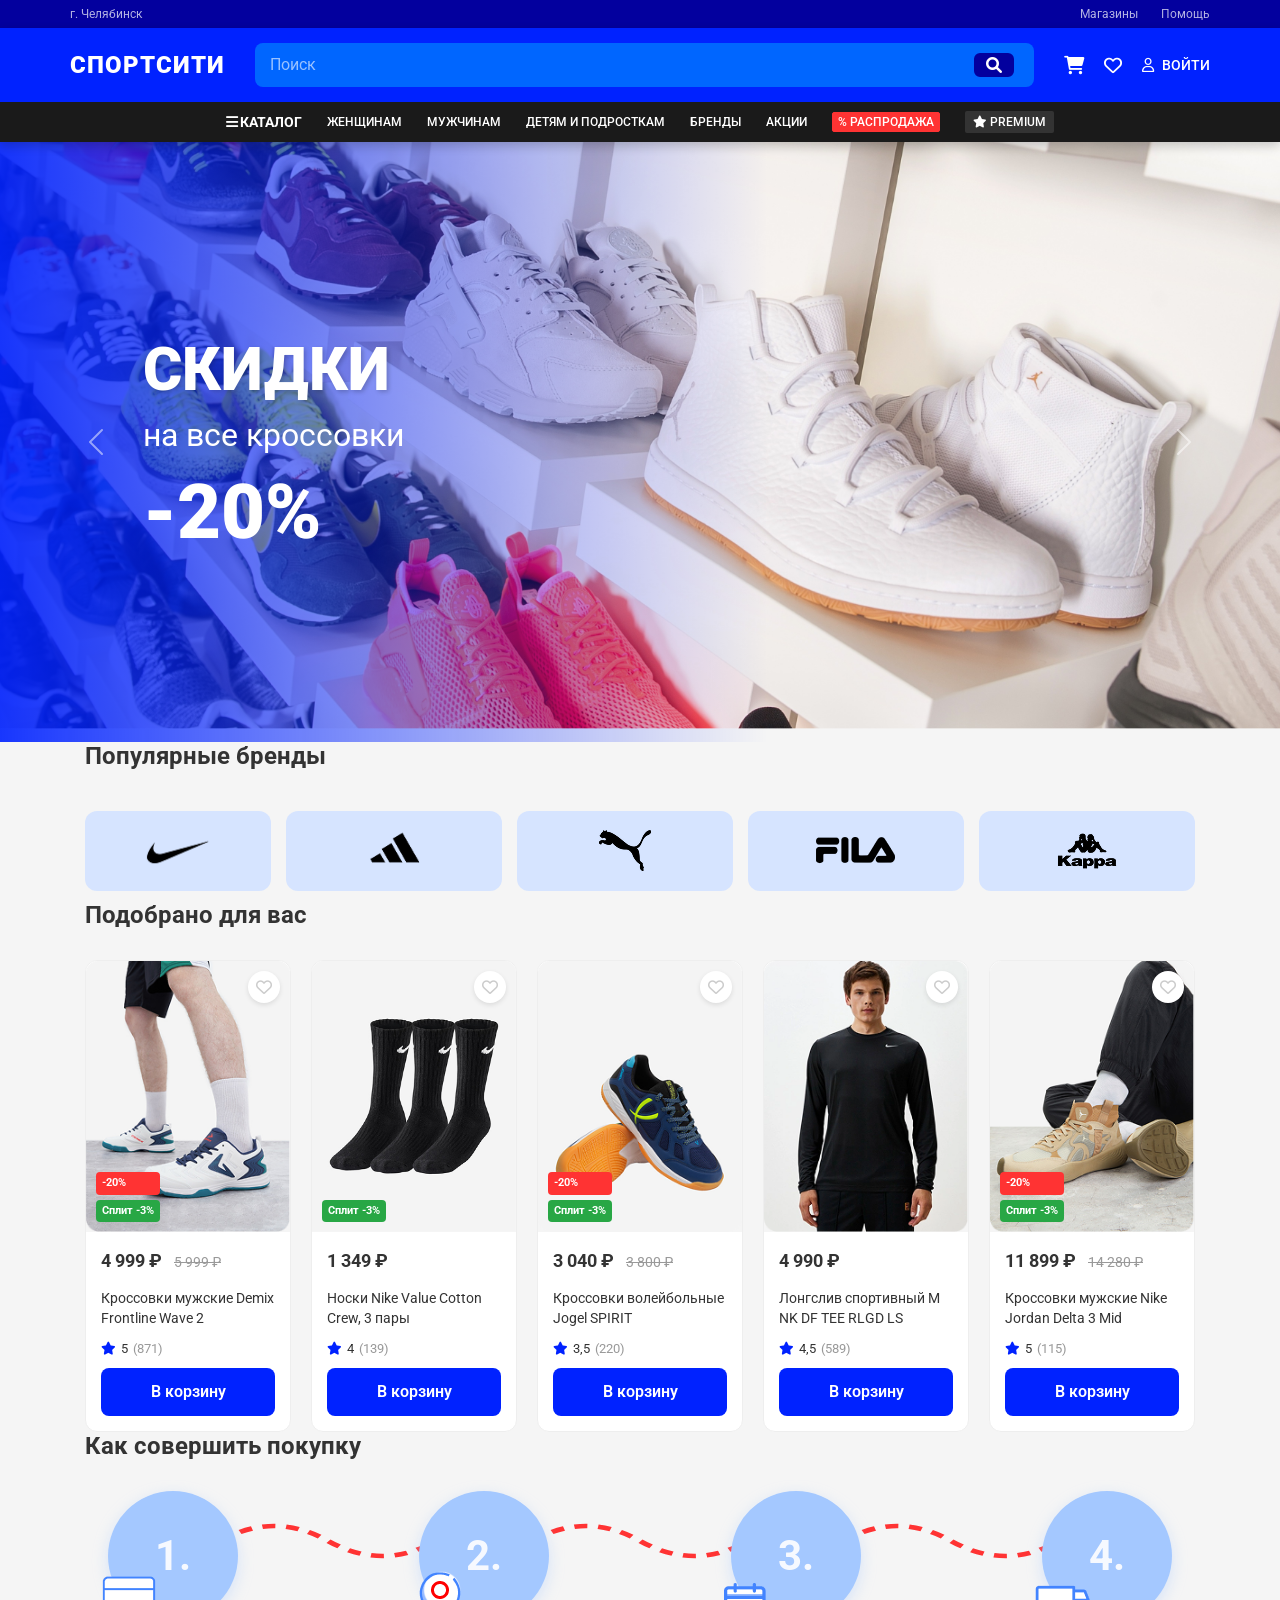
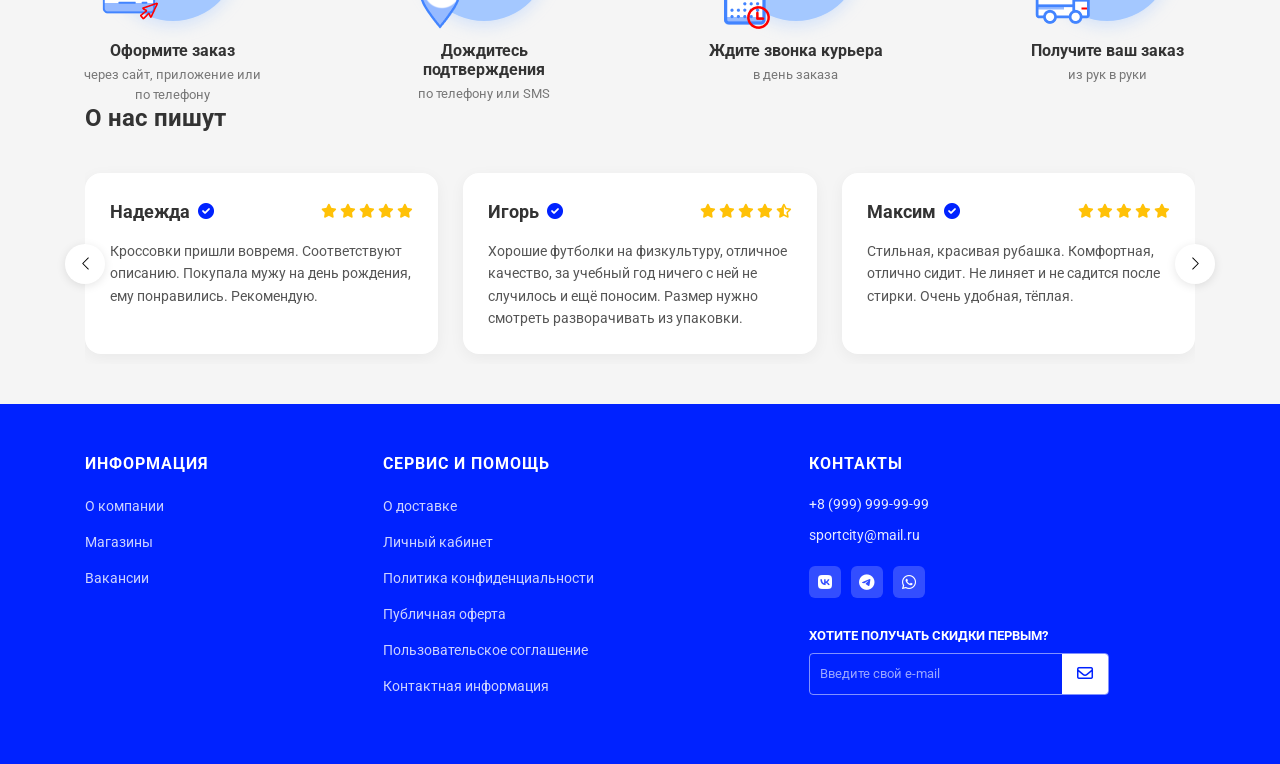
<file: index.html>
<!DOCTYPE html>
<html lang="ru">
<head>
    <meta charset="UTF-8">
    <meta name="viewport" content="width=device-width, initial-scale=1.0">
    <meta name="viewport" content="width=device-width, initial-scale=1.0, maximum-scale=5.0, user-scalable=yes">
    <title>СпортСити</title>
    <link rel="stylesheet" href="./assets/css/bootstrap.min.css"/>
    <link rel="stylesheet" href="./assets/css/style.css" />
    <link rel="stylesheet" href="https://cdnjs.cloudflare.com/ajax/libs/font-awesome/6.0.0/css/all.min.css">
</head>
<body>

    <!-- ХЕДЕР -->
    <header class="top-header">
      <div class="top-bar container">
        <span>г. Челябинск</span>
          <div class="top-links">
            <a href="#">Магазины</a>
            <a href="#">Помощь</a>
          </div>
      </div>
    </header>

    <header class="site-header">
        <div class="main-header container">
            <a href="#" class="logo">СпортСити</a>
            
            <div class="search-bar">
                <input type="text" placeholder="Поиск">
                <button><i class="fas fa-search"></i></button>
            </div>

            <div class="user-actions">
                <a href="./cart.html"><i class="fas fa-shopping-cart"></i></a>
                <a href="#"><i class="far fa-heart"></i></a>
                <a href="#" class="login"><i class="far fa-user"></i>ВОЙТИ</a>
            </div>
        </div>

        <nav class="main-nav">
            <div class="container nav-container">
                <button class="catalog-btn" id="catalogBtn">
                    <i class="fas fa-bars"></i>КАТАЛОГ
                </button>
                <a href="#" class="nav-link">ЖЕНЩИНАМ</a>
                <a href="#" class="nav-link">МУЖЧИНАМ</a>
                <a href="#" class="nav-link">ДЕТЯМ И ПОДРОСТКАМ</a>
                <a href="#" class="nav-link">БРЕНДЫ</a>
                <a href="#" class="nav-link">АКЦИИ</a>
                <a href="#" class="nav-link sale-link">% РАСПРОДАЖА</a>
                <a href="#" class="nav-link premium-link"><i class="fas fa-star"></i> PREMIUM</a>
            </div>
        </nav>

        <!-- КАТАЛОГ -->
        <div class="catalog-dropdown" id="catalogDropdown">
            <div class="catalog-dropdown-header">
                <span class="catalog-dropdown-title">КАТАЛОГ</span>
                <button class="close-catalog-dropdown" id="closeCatalogDropdown"><i class="fas fa-times"></i></button>
            </div>
            <div class="catalog-dropdown-body">
                <div class="catalog-sidebar">
                    <ul>
                        <li class="active">Всё</li>
                        <li>Одежда</li>
                        <li>Обувь</li>
                        <li>Аксессуары</li>
                        <li>Спорт и отдых</li>
                        <li>Туризм</li>
                        <li>Питание</li>
                    </ul>
                </div>
                <div class="catalog-main">
                    <div class="catalog-column">
                        <h4>ЖЕНЩИНАМ</h4>
                        <a href="#">Кроссовки</a>
                        <a href="#">Кеды</a>
                        <a href="#">Ботинки</a>
                        <a href="#">Куртки</a>
                        <a href="#">Купальники</a>
                        <a href="#">Леггинсы</a>
                    </div>
                    <div class="catalog-column">
                        <h4>МУЖЧИНАМ</h4>
                        <a href="#">Кроссовки</a>
                        <a href="#">Кеды</a>
                        <a href="#">Ботинки</a>
                        <a href="#">Куртки</a>
                        <a href="#">Футболки</a>
                        <a href="#">Штаны</a>
                    </div>
                    <div class="catalog-column">
                        <h4>ДЕТЯМ</h4>
                        <a href="#">Девочкам</a>
                        <a href="#">Мальчикам</a>
                        <a href="#">Малышам</a>
                        <a href="#">Школьная форма</a>
                    </div>
                    <div class="catalog-column">
                        <h4>ВИДЫ СПОРТА</h4>
                        <a href="#">Бег</a>
                        <a href="#">Фитнес</a>
                        <a href="#">Футбол</a>
                        <a href="#">Плавание</a>
                        <a href="#">Зимний спорт</a>
                    </div>
                </div>
            </div>
        </div>
    </header>

<div class="login-overlay" id="loginOverlay">
    <div class="login-modal">
        <button class="login-close" id="loginClose"><i class="fas fa-times"></i></button>
        <div class="login-image">
            <img src="./assets/img/Баннер_Для_Входа.png" alt="Спорт">
        </div>
        <div class="login-form-container">
            <h2>Войдите в аккаунт</h2>
            <form class="login-form" onsubmit="return false;">
                <div class="form-group">
                    <label for="login">Логин</label>
                    <input type="text" id="login" name="login">
                </div>
                <div class="form-group">
                    <label for="password">Пароль</label>
                    <input type="password" id="password" name="password" placeholder="Длина пароля не менее 6 символов">
                </div>
                <div class="form-checkbox">
                    <input type="checkbox" id="remember" name="remember">
                    <label for="remember">Запомнить меня</label>
                </div>
                
                <button type="submit" class="login-btn" id="modalLoginBtn">ВОЙТИ</button>
                
                <div class="login-links">
                    <p>Ещё не зарегистрированы? <a href="./registration.html">Регистрация</a></p>
                    <a href="./admin.html" class="admin-link">Войти как администратор</a>
                </div>
            </form>
        </div>
    </div>
</div>

    <!-- РЕКЛАМНЫЙ БАННЕР -->
    <main>
        <div id="mainCarousel" class="carousel slide" data-bs-ride="carousel">
            <div class="carousel-inner">
                <div class="carousel-item active">
                    <div class="banner-wrapper">
                        <div class="banner-overlay"></div>
                        <img src="./assets/img/Баннер1.png" class="d-block w-100 banner-image" alt="Баннер кроссовки">
                        <div class="banner-content container">
                            <h1>СКИДКИ</h1>
                            <h3>на все кроссовки</h3>
                            <div class="discount">-20%</div>
                        </div>
                    </div>
                </div>
                <div class="carousel-item">
                    <div class="banner-wrapper">
                        <div class="banner-overlay"></div>
                        <img src="./assets/img/nike_move_to1.jpg" class="d-block w-100 banner-image" alt="Баннер 2">
                        <div class="banner-content container">
                            <h1>НОВАЯ КОЛЛЕКЦИЯ</h1>
                            <h3>Уже в продаже</h3>
                            <div class="discount">NEW</div>
                        </div>
                    </div>
                </div>
            </div>
            <button class="carousel-control-prev" type="button" data-bs-target="#mainCarousel" data-bs-slide="prev">
                <span class="carousel-control-prev-icon" aria-hidden="true"></span>
                <span class="visually-hidden">Previous</span>
            </button>
            <button class="carousel-control-next" type="button" data-bs-target="#mainCarousel" data-bs-slide="next">
                <span class="carousel-control-next-icon" aria-hidden="true"></span>
                <span class="visually-hidden">Next</span>
            </button>
        </div>
    </main>

    <!-- ПЕРВЫЙ БЛОК -->
    <section class="section-brands container">
        <h2 class="section-title">Популярные бренды</h2>
        
        <div id="brandsCarousel" class="carousel slide" data-bs-ride="carousel">
            <div class="carousel-inner">
                <div class="carousel-item active">
                    <div class="brands-row">
                        <a href="./nike.html">
                            <div class="brand-item"><img src="./assets/img/найк.png" alt="Nike"></div>
                        </a>
                        <div class="brand-item"><img src="./assets/img/адидас.png" alt="Adidas"></div>
                        <div class="brand-item"><img src="./assets/img/пума.png" alt="Puma"></div>
                        <div class="brand-item"><img src="./assets/img/фила.png" alt="Fila"></div>
                        <div class="brand-item"><img src="./assets/img/каппа.png" alt="Kappa"></div>
                    </div>
                </div>
                <div class="carousel-item">
                    <div class="brands-row">
                        <div class="brand-item"><img src="./assets/img/рибук.png" alt="Reebok"></div>
                        <div class="brand-item"><img src="./assets/img/нью-баленс.png" alt="New Balance"></div>
                        <div class="brand-item"><img src="./assets/img/асики.png" alt="Asics"></div>
                        <div class="brand-item"><img src="./assets/img/колумбия.png" alt="Columbia"></div>
                        <div class="brand-item"><img src="./assets/img/мизуно.png" alt="Mizuno"></div>
                    </div>
                </div>
            </div>
            <button class="carousel-control-prev" type="button" data-bs-target="#brandsCarousel" data-bs-slide="prev">
                <span class="carousel-control-prev-icon" aria-hidden="true"></span>
            </button>
            <button class="carousel-control-next" type="button" data-bs-target="#brandsCarousel" data-bs-slide="next">
                <span class="carousel-control-next-icon" aria-hidden="true"></span>
            </button>
        </div>
    </section>

    <!-- ВТОРОЙ БЛОК -->
    <section class="section-products container">
        <h2 class="section-title">Подобрано для вас</h2>

        <div id="productsCarousel" class="carousel slide" data-bs-ride="carousel">
            <div class="carousel-inner">
                <div class="carousel-item active">
                    <div class="products-row">
                        <!-- КАРТОЧКА 1 -->
                            <div class="product-card" onclick="handleCardClick(event)">
                                <div class="product-image-wrapper">
                                    <button class="wishlist-btn" onclick="event.stopPropagation()"><i class="far fa-heart"></i></button>
                                    <img src="./assets/img/кроссовки1.png" class="product-img" alt="Кроссовки">
                                    <div class="product-badges">
                                        <span class="badge-discount">-20%</span>
                                        <span class="badge-split">Сплит -3%</span>
                                    </div>
                                </div>
                                <div class="product-info">
                                    <div class="product-price">
                                        <span class="current-price">4 999 ₽</span>
                                        <span class="old-price">5 999 ₽</span>
                                    </div>
                                    <div class="product-title">Кроссовки мужские Demix Frontline Wave 2</div>
                                    <div class="product-rating">
                                        <i class="fas fa-star"></i> <span>5</span> <span class="rating-count">(871)</span>
                                    </div>
                                    <button class="btn-cart" onclick="event.stopPropagation(); window.location.href='./cart.html'">В корзину</button>
                                </div>
                            </div>

                        <!-- КАРТОЧКА 2 -->
                        <div class="product-card">
                            <a href="product.html" class="card-link"></a>
                            <div class="product-image-wrapper">
                                <button class="wishlist-btn"><i class="far fa-heart"></i></button>
                                <img src="./assets/img/НОСКИ.png" class="product-img" alt="Носки">
                                <div class="product-badges">
                                    <span class="badge-split">Сплит -3%</span>
                                </div>
                            </div>
                            <div class="product-info">
                                <div class="product-price">
                                    <span class="current-price">1 349 ₽</span>
                                </div>
                                <div class="product-title">Носки Nike Value Cotton Crew, 3 пары</div>
                                <div class="product-rating">
                                    <i class="fas fa-star"></i> <span>4</span> <span class="rating-count">(139)</span>
                                </div>
                                <button class="btn-cart" onclick="event.stopPropagation(); window.location.href='./cart.html'">В корзину</button>
                            </div>
                        </div>

                        <!-- КАРТОЧКА 3 -->
                        <div class="product-card">
                            <a href="product.html" class="card-link"></a>
                            <div class="product-image-wrapper">
                                <button class="wishlist-btn"><i class="far fa-heart"></i></button>
                                <img src="./assets/img/кроссовки2.png" class="product-img" alt="Кроссовки">
                                <div class="product-badges">
                                    <span class="badge-discount">-20%</span>
                                    <span class="badge-split">Сплит -3%</span>
                                </div>
                            </div>
                            <div class="product-info">
                                <div class="product-price">
                                    <span class="current-price">3 040 ₽</span>
                                    <span class="old-price">3 800 ₽</span>
                                </div>
                                <div class="product-title">Кроссовки волейбольные Jogel SPIRIT</div>
                                <div class="product-rating">
                                    <i class="fas fa-star"></i> <span>3,5</span> <span class="rating-count">(220)</span>
                                </div>
                                <button class="btn-cart" onclick="event.stopPropagation(); window.location.href='./cart.html'">В корзину</button>
                            </div>
                        </div>

                        <!-- КАРТОЧКА 4 -->
                        <div class="product-card">
                            <a href="product.html" class="card-link"></a>
                            <div class="product-image-wrapper">
                                <button class="wishlist-btn"><i class="far fa-heart"></i></button>
                                <img src="./assets/img/лонгслив.png" class="product-img" alt="Лонгслив">
                            </div>
                            <div class="product-info">
                                <div class="product-price">
                                    <span class="current-price">4 990 ₽</span>
                                </div>
                                <div class="product-title">Лонгслив спортивный M NK DF TEE RLGD LS</div>
                                <div class="product-rating">
                                    <i class="fas fa-star"></i> <span>4,5</span> <span class="rating-count">(589)</span>
                                </div>
                                <button class="btn-cart" onclick="event.stopPropagation(); window.location.href='./cart.html'">В корзину</button>
                            </div>
                        </div>

                        <!-- КАРТОЧКА 5 -->
                        <div class="product-card">
                            <a href="product.html" class="card-link"></a>
                            <div class="product-image-wrapper">
                                <button class="wishlist-btn"><i class="far fa-heart"></i></button>
                                <img src="./assets/img/кроссовки3.png" class="product-img" alt="Кроссовки">
                                <div class="product-badges">
                                    <span class="badge-discount">-20%</span>
                                    <span class="badge-split">Сплит -3%</span>
                                </div>
                            </div>
                            <div class="product-info">
                                <div class="product-price">
                                    <span class="current-price">11 899 ₽</span>
                                    <span class="old-price">14 280 ₽</span>
                                </div>
                                <div class="product-title">Кроссовки мужские Nike Jordan Delta 3 Mid</div>
                                <div class="product-rating">
                                    <i class="fas fa-star"></i> <span>5</span> <span class="rating-count">(115)</span>
                                </div>
                                <button class="btn-cart" onclick="event.stopPropagation(); window.location.href='./cart.html'">В корзину</button>
                            </div>
                        </div>
                    </div>
                </div>

                <div class="carousel-item">
                    <div class="products-row">
                        <!-- КАРТОЧКА 6 -->
                        <div class="product-card">
                            <a href="product.html" class="card-link"></a>
                            <div class="product-image-wrapper">
                                <button class="wishlist-btn"><i class="far fa-heart"></i></button>
                                <img src="./assets/img/сумка.png" class="product-img" alt="Сумка">
                                <div class="product-badges">
                                    <span class="badge-split">Сплит -3%</span>
                                </div>
                            </div>
                            <div class="product-info">
                                <div class="product-price">
                                    <span class="current-price">8 699 ₽</span>
                                </div>
                                <div class="product-title">Сумка спортивная унисекс Nike Academy Team Hardcase</div>
                                <div class="product-rating">
                                    <i class="fas fa-star"></i> <span>4,5</span> <span class="rating-count">(1931)</span>
                                </div>
                                <button class="btn-cart" onclick="event.stopPropagation(); window.location.href='./cart.html'">В корзину</button>
                            </div>
                        </div>

                        <!-- КАРТОЧКА 7 -->
                        <div class="product-card">
                            <a href="product.html" class="card-link"></a>
                            <div class="product-image-wrapper">
                                <button class="wishlist-btn"><i class="far fa-heart"></i></button>
                                <img src="./assets/img/легинсы.png" class="product-img" alt="Легинсы">
                                <div class="product-badges">
                                    <span class="badge-split">Сплит -3%</span>
                                </div>
                            </div>
                            <div class="product-info">
                                <div class="product-price">
                                    <span class="current-price">2 800 ₽</span>
                                </div>
                                <div class="product-title">Легинсы женские Nike</div>
                                <div class="product-rating">
                                    <i class="fas fa-star"></i> <span>3,8</span> <span class="rating-count">(500)</span>
                                </div>
                                <button class="btn-cart" onclick="event.stopPropagation(); window.location.href='./cart.html'">В корзину</button>
                            </div>
                        </div>

                        <!-- КАРТОЧКА 8 -->
                        <div class="product-card">
                            <a href="product.html" class="card-link"></a>
                            <div class="product-image-wrapper">
                                <button class="wishlist-btn"><i class="far fa-heart"></i></button>
                                <img src="./assets/img/шорты.png" class="product-img" alt="Шорты">
                                <div class="product-badges">
                                    <span class="badge-discount">-20%</span>
                                    <span class="badge-split">Сплит -3%</span>
                                </div>
                            </div>
                            <div class="product-info">
                                <div class="product-price">
                                    <span class="current-price">2 560 ₽</span>
                                    <span class="old-price">3 300 ₽</span>
                                </div>
                                <div class="product-title">Шорты спортивные NK CLUB ALUMNI FT SHORT</div>
                                <div class="product-rating">
                                    <i class="fas fa-star"></i> <span>3,5</span> <span class="rating-count">(811)</span>
                                </div>
                                <button class="btn-cart" onclick="event.stopPropagation(); window.location.href='./cart.html'">В корзину</button>
                            </div>
                        </div>

                        <!-- КАРТОЧКА 9 -->
                        <div class="product-card">
                            <a href="product.html" class="card-link"></a>
                            <div class="product-image-wrapper">
                                <button class="wishlist-btn"><i class="far fa-heart"></i></button>
                                <img src="./assets/img/повязка.png" class="product-img" alt="Повязка">
                            </div>
                            <div class="product-info">
                                <div class="product-price">
                                    <span class="current-price">1 099 ₽</span>
                                </div>
                                <div class="product-title">Повязка Nike</div>
                                <div class="product-rating">
                                    <i class="fas fa-star"></i> <span>4,5</span> <span class="rating-count">(101)</span>
                                </div>
                                <button class="btn-cart" onclick="event.stopPropagation(); window.location.href='./cart.html'">В корзину</button>
                            </div>
                        </div>

                        <!-- КАРТОЧКА 10 -->
                        <div class="product-card">
                            <a href="product.html" class="card-link"></a>
                            <div class="product-image-wrapper">
                                <button class="wishlist-btn"><i class="far fa-heart"></i></button>
                                <img src="./assets/img/велосипедки.png" class="product-img" alt="Велосипедки">
                                <div class="product-badges">
                                    <span class="badge-discount">-20%</span>
                                    <span class="badge-split">Сплит -3%</span>
                                </div>
                            </div>
                            <div class="product-info">
                                <div class="product-price">
                                    <span class="current-price">1 290 ₽</span>
                                    <span class="old-price">1 550 ₽</span>
                                </div>
                                <div class="product-title">Велосипедки Classic Kids Nike</div>
                                <div class="product-rating">
                                    <i class="fas fa-star"></i> <span>4</span> <span class="rating-count">(213)</span>
                                </div>
                                <button class="btn-cart" onclick="event.stopPropagation(); window.location.href='./cart.html'">В корзину</button>
                            </div>
                        </div>
                    </div>
                </div>

            </div>
             <button class="carousel-control-prev" type="button" data-bs-target="#productsCarousel" data-bs-slide="prev">
                <span class="carousel-control-prev-icon" aria-hidden="true"></span>
            </button>
            <button class="carousel-control-next" type="button" data-bs-target="#productsCarousel" data-bs-slide="next">
                <span class="carousel-control-next-icon" aria-hidden="true"></span>
            </button>
        </div>
    </section>

    <!-- ТРЕТИЙ БЛОК -->
    <section class="section-steps container">
        <h2 class="section-title">Как совершить покупку</h2>
        
        <div class="steps-container">
            
            <div class="step-item">
                <div class="step-circle">
                    <span class="step-number">1.</span>
                    <div class="step-icon">
                        <img src="./assets/img/карточка.png" alt="">
                    </div>
                </div>
                <div class="step-text">
                    <h3>Оформите заказ</h3>
                    <p>через сайт, приложение или по телефону</p>
                </div>
            </div>

            <div class="step-connector">
                <svg viewBox="0 0 100 40" preserveAspectRatio="none">
                    <path d="M0 20 Q 25 0, 50 20 T 100 20" fill="none" stroke="#ff3333" stroke-width="3" stroke-dasharray="6,4"/>
                </svg>
            </div>

            <div class="step-item">
                <div class="step-circle">
                    <span class="step-number">2.</span>
                    <div class="step-icon">
                        <img src="./assets/img/метка.png" alt="">
                    </div>
                </div>
                <div class="step-text">
                    <h3>Дождитесь подтверждения</h3>
                    <p>по телефону или SMS</p>
                </div>
            </div>

            <div class="step-connector">
                <svg viewBox="0 0 100 40" preserveAspectRatio="none">
                    <path d="M0 20 Q 25 0, 50 20 T 100 20" fill="none" stroke="#ff3333" stroke-width="3" stroke-dasharray="6,4"/>
                </svg>
            </div>

            <div class="step-item">
                <div class="step-circle">
                    <span class="step-number">3.</span>
                    <div class="step-icon">
                        <img src="./assets/img/календарь.png" alt="">
                    </div>
                </div>
                <div class="step-text">
                    <h3>Ждите звонка курьера</h3>
                    <p>в день заказа</p>
                </div>
            </div>

            <div class="step-connector">
                <svg viewBox="0 0 100 40" preserveAspectRatio="none">
                    <path d="M0 20 Q 25 0, 50 20 T 100 20" fill="none" stroke="#ff3333" stroke-width="3" stroke-dasharray="6,4"/>
                </svg>
            </div>

            <div class="step-item">
                <div class="step-circle">
                    <span class="step-number">4.</span>
                    <div class="step-icon">
                        <img src="./assets/img/машинка.png" alt="">
                    </div>
                </div>
                <div class="step-text">
                    <h3>Получите ваш заказ</h3>
                    <p>из рук в руки</p>
                </div>
            </div>

        </div>
    </section>

    <!-- ЧЕТВЕРТЫЙ БЛОК -->
    <section class="section-reviews container">
        <h2 class="section-title">О нас пишут</h2>

        <div id="reviewsCarousel" class="carousel slide" data-bs-ride="carousel">
            <div class="carousel-inner">
                
                <div class="carousel-item active">
                    <div class="reviews-row">
                        
                        <div class="review-card">
                            <div class="review-header">
                                <div class="review-author">
                                    <span class="author-name">Надежда</span>
                                    <i class="fas fa-check-circle verified-icon" title="Проверенный покупатель"></i>
                                </div>
                                <div class="review-stars">
                                    <i class="fas fa-star"></i>
                                    <i class="fas fa-star"></i>
                                    <i class="fas fa-star"></i>
                                    <i class="fas fa-star"></i>
                                    <i class="fas fa-star"></i>
                                </div>
                            </div>
                            <p class="review-text">Кроссовки пришли вовремя. Соответствуют описанию. Покупала мужу на день рождения, ему понравились. Рекомендую.</p>
                        </div>

                        <div class="review-card">
                            <div class="review-header">
                                <div class="review-author">
                                    <span class="author-name">Игорь</span>
                                    <i class="fas fa-check-circle verified-icon"></i>
                                </div>
                                <div class="review-stars">
                                    <i class="fas fa-star"></i>
                                    <i class="fas fa-star"></i>
                                    <i class="fas fa-star"></i>
                                    <i class="fas fa-star"></i>
                                    <i class="fas fa-star-half-alt"></i>
                                </div>
                            </div>
                            <p class="review-text">Хорошие футболки на физкультуру, отличное качество, за учебный год ничего с ней не случилось и ещё поносим. Размер нужно смотреть разворачивать из упаковки.</p>
                        </div>

                        <div class="review-card">
                            <div class="review-header">
                                <div class="review-author">
                                    <span class="author-name">Максим</span>
                                    <i class="fas fa-check-circle verified-icon"></i>
                                </div>
                                <div class="review-stars">
                                    <i class="fas fa-star"></i>
                                    <i class="fas fa-star"></i>
                                    <i class="fas fa-star"></i>
                                    <i class="fas fa-star"></i>
                                    <i class="fas fa-star"></i>
                                </div>
                            </div>
                            <p class="review-text">Стильная, красивая рубашка. Комфортная, отлично сидит. Не линяет и не садится после стирки. Очень удобная, тёплая.</p>
                        </div>

                    </div>
                </div>

                <div class="carousel-item">
                    <div class="reviews-row">
                        
                        <div class="review-card">
                            <div class="review-header">
                                <div class="review-author">
                                    <span class="author-name">Константин</span>
                                    <i class="fas fa-check-circle verified-icon"></i>
                                </div>
                                <div class="review-stars">
                                    <i class="fas fa-star"></i>
                                    <i class="fas fa-star"></i>
                                    <i class="fas fa-star"></i>
                                    <i class="fas fa-star"></i>
                                    <i class="fas fa-star"></i>
                                </div>
                            </div>
                            <p class="review-text">Заказал куртку и термобелье все пришло быстро, упаковано отлично. Размер подошел, ткань качественная, приятная к телу. Спасибо за честный магазин, теперь только к вам.</p>
                        </div>

                        <div class="review-card">
                            <div class="review-header">
                                <div class="review-author">
                                    <span class="author-name">Андрей</span>
                                    <i class="fas fa-check-circle verified-icon"></i>
                                </div>
                                <div class="review-stars">
                                    <i class="fas fa-star"></i>
                                    <i class="fas fa-star"></i>
                                    <i class="fas fa-star"></i>
                                    <i class="fas fa-star"></i>
                                    <i class="fas fa-star"></i>
                                </div>
                            </div>
                            <p class="review-text">Покупал куртку M65 не в сезон. Фото не передают, насколько она крутая вживую. Все добротно: фурнитура, швы, ткань видно, что вещь надолго. Доставили быстро, без нареканий.</p>
                        </div>

                        <div class="review-card">
                            <div class="review-header">
                                <div class="review-author">
                                    <span class="author-name">Ольга</span>
                                    <i class="fas fa-check-circle verified-icon"></i>
                                </div>
                                <div class="review-stars">
                                    <i class="fas fa-star"></i>
                                    <i class="fas fa-star"></i>
                                    <i class="fas fa-star"></i>
                                    <i class="fas fa-star"></i>
                                    <i class="fas fa-star"></i>
                                </div>
                            </div>
                            <p class="review-text">Оформила заказ на термобелье для мужа переживала, что не подойдет размер, но консультант все грамотно подсказал. Посадка идеальная, ткань приятная, качество супер. Спасибо вам!</p>
                        </div>

                    </div>
                </div>

            </div>
            
            <button class="carousel-control-prev" type="button" data-bs-target="#reviewsCarousel" data-bs-slide="prev">
                <span class="carousel-control-prev-icon" aria-hidden="true"></span>
            </button>
            <button class="carousel-control-next" type="button" data-bs-target="#reviewsCarousel" data-bs-slide="next">
                <span class="carousel-control-next-icon" aria-hidden="true"></span>
            </button>
        </div>
    </section>

    <!-- ФУТЕР -->
        <footer class="site-footer">
        <div class="container">
            <div class="footer-grid">

                <div class="footer-column">
                    <h3>ИНФОРМАЦИЯ</h3>
                    <ul>
                        <li><a href="#">О компании</a></li>
                        <li><a href="#">Магазины</a></li>
                        <li><a href="#">Вакансии</a></li>
                    </ul>
                </div>

                <div class="footer-column">
                    <h3>СЕРВИС И ПОМОЩЬ</h3>
                    <ul>
                        <li><a href="#">О доставке</a></li>
                        <li><a href="#">Личный кабинет</a></li>
                        <li><a href="#">Политика конфиденциальности</a></li>
                        <li><a href="#">Публичная оферта</a></li>
                        <li><a href="#">Пользовательское соглашение</a></li>
                        <li><a href="#">Контактная информация</a></li>
                    </ul>
                </div>

                <div class="footer-column">
                    <h3>КОНТАКТЫ</h3>
                    <div class="footer-contacts">
                        <a href="tel:+89999999999" class="contact-phone">+8 (999) 999-99-99</a>
                        <a href="mailto:sportcity@mail.ru" class="contact-email">sportcity@mail.ru</a>
                        
                        <div class="social-links">
                            <a href="#"><i class="fab fa-vk"></i></a>
                            <a href="#"><i class="fab fa-telegram-plane"></i></a>
                            <a href="#"><i class="fab fa-whatsapp"></i></a>
                        </div>

                        <div class="newsletter">
                            <h4>ХОТИТЕ ПОЛУЧАТЬ СКИДКИ ПЕРВЫМ?</h4>
                            <div class="newsletter-form">
                                <input type="email" placeholder="Введите свой e-mail">
                                <button><i class="far fa-envelope"></i></button>
                            </div>
                        </div>
                    </div>
                </div>

            </div>
        </div>
    </footer>

    <script src="./assets/js/bootstrap.bundle.min.js"></script>
    <script src="./assets/js/script.js"></script>
    <script>
    // Обработчик клика по карточке
    function handleCardClick(event) {
        // Если клик не по кнопке - переходим на страницу товара
        if (!event.target.closest('.btn-cart') && !event.target.closest('.wishlist-btn')) {
            window.location.href = 'product.html';
        }
    }
    </script>
</body>
</html>
</file>
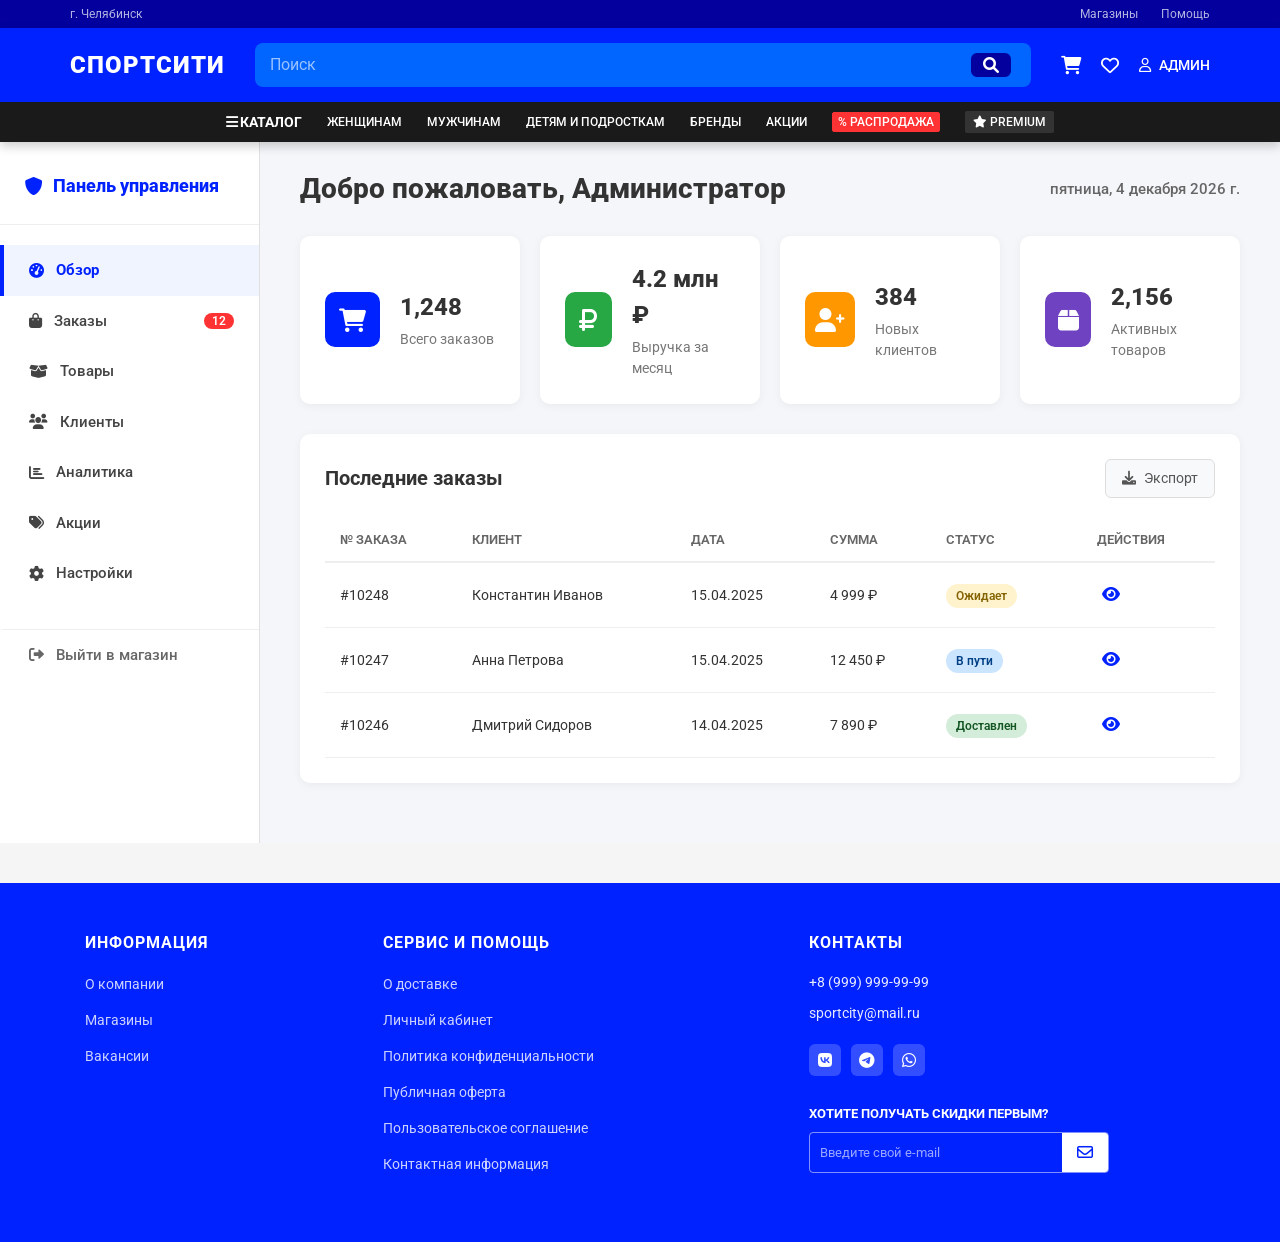
<file: admin.html>
<!DOCTYPE html>
<html lang="ru">
<head>
    <meta charset="UTF-8">
    <meta name="viewport" content="width=device-width, initial-scale=1.0">
    <title>Админ-панель - СпортСити</title>
    <link rel="stylesheet" href="./assets/css/bootstrap.min.css"/>
    <link rel="stylesheet" href="./assets/css/style.css" />
    <link rel="stylesheet" href="./assets/css/admin.css" />
    <link rel="stylesheet" href="https://cdnjs.cloudflare.com/ajax/libs/font-awesome/6.0.0/css/all.min.css">
</head>
<body>

    <!-- ХЕДЕР (ИДЕНТИЧЕН ГЛАВНОЙ) -->
    <header class="top-header">
      <div class="top-bar container">
        <span>г. Челябинск</span>
          <div class="top-links">
            <a href="#">Магазины</a>
            <a href="#">Помощь</a>
          </div>
      </div>
    </header>

    <header class="site-header">
        <div class="main-header container">
            <a href="index.html" class="logo">СпортСити</a>
            <div class="search-bar">
                <input type="text" placeholder="Поиск">
                <button><i class="fas fa-search"></i></button>
            </div>
            <div class="user-actions">
                <a href="cart.html"><i class="fas fa-shopping-cart"></i></a>
                <a href="#"><i class="far fa-heart"></i></a>
                <a href="#" class="login"><i class="far fa-user"></i>АДМИН</a>
            </div>
        </div>
        <nav class="main-nav">
            <div class="container nav-container">
                <button class="catalog-btn" id="catalogBtn"><i class="fas fa-bars"></i>КАТАЛОГ</button>
                <a href="#" class="nav-link">ЖЕНЩИНАМ</a>
                <a href="#" class="nav-link">МУЖЧИНАМ</a>
                <a href="#" class="nav-link">ДЕТЯМ И ПОДРОСТКАМ</a>
                <a href="#" class="nav-link">БРЕНДЫ</a>
                <a href="#" class="nav-link">АКЦИИ</a>
                <a href="#" class="nav-link sale-link">% РАСПРОДАЖА</a>
                <a href="#" class="nav-link premium-link"><i class="fas fa-star"></i> PREMIUM</a>
            </div>
        </nav>
        
        <!-- КАТАЛОГ DROPDOWN -->
        <div class="catalog-dropdown" id="catalogDropdown">
            <div class="catalog-dropdown-header">
                <span class="catalog-dropdown-title">КАТАЛОГ</span>
                <button class="close-catalog-dropdown" id="closeCatalogDropdown"><i class="fas fa-times"></i></button>
            </div>
            <div class="catalog-dropdown-body">
                <div class="catalog-sidebar">
                    <ul>
                        <li class="active">Всё</li>
                        <li>Одежда</li>
                        <li>Обувь</li>
                        <li>Аксессуары</li>
                        <li>Спорт и отдых</li>
                        <li>Туризм</li>
                        <li>Питание</li>
                    </ul>
                </div>
                <div class="catalog-main">
                    <div class="catalog-column">
                        <h4>ЖЕНЩИНАМ</h4>
                        <a href="#">Кроссовки</a>
                        <a href="#">Кеды</a>
                        <a href="#">Ботинки</a>
                        <a href="#">Куртки</a>
                    </div>
                    <div class="catalog-column">
                        <h4>МУЖЧИНАМ</h4>
                        <a href="#">Кроссовки</a>
                        <a href="#">Кеды</a>
                        <a href="#">Ботинки</a>
                        <a href="#">Куртки</a>
                    </div>
                </div>
            </div>
        </div>
    </header>

    <!-- ОСНОВНОЙ КОНТЕНТ АДМИН-ПАНЕЛИ -->
    <main class="admin-layout">
        
        <!-- БОКОВОЕ МЕНЮ -->
        <aside class="admin-sidebar">
            <div class="admin-brand">
                <i class="fas fa-shield-alt"></i> Панель управления
            </div>
            <nav class="admin-nav">
                <a href="#" class="active" data-tab="dashboard"><i class="fas fa-tachometer-alt"></i> Обзор</a>
                <a href="#" data-tab="orders"><i class="fas fa-shopping-bag"></i> Заказы <span class="badge">12</span></a>
                <a href="#" data-tab="products"><i class="fas fa-box-open"></i> Товары</a>
                <a href="#" data-tab="clients"><i class="fas fa-users"></i> Клиенты</a>
                <a href="#" data-tab="analytics"><i class="fas fa-chart-bar"></i> Аналитика</a>
                <a href="#" data-tab="promotions"><i class="fas fa-tags"></i> Акции</a>
                <a href="#" data-tab="settings"><i class="fas fa-cog"></i> Настройки</a>
                <a href="index.html" class="logout-link"><i class="fas fa-sign-out-alt"></i> Выйти в магазин</a>
            </nav>
        </aside>

        <!-- РАБОЧАЯ ОБЛАСТЬ -->
        <div class="admin-main">
            
            <!-- ВКЛАДКА: ОБЗОР -->
            <div class="admin-tab active" id="tab-dashboard">
                <div class="admin-header">
                    <h1>Добро пожаловать, Администратор</h1>
                    <div class="admin-date" id="adminDate"></div>
                </div>

                <!-- КАРТОЧКИ СТАТИСТИКИ -->
                <div class="admin-stats-grid">
                    <div class="admin-stat-card">
                        <div class="stat-icon blue"><i class="fas fa-shopping-cart"></i></div>
                        <div class="stat-details">
                            <span class="stat-value">1,248</span>
                            <span class="stat-label">Всего заказов</span>
                        </div>
                    </div>
                    <div class="admin-stat-card">
                        <div class="stat-icon green"><i class="fas fa-ruble-sign"></i></div>
                        <div class="stat-details">
                            <span class="stat-value">4.2 млн ₽</span>
                            <span class="stat-label">Выручка за месяц</span>
                        </div>
                    </div>
                    <div class="admin-stat-card">
                        <div class="stat-icon orange"><i class="fas fa-user-plus"></i></div>
                        <div class="stat-details">
                            <span class="stat-value">384</span>
                            <span class="stat-label">Новых клиентов</span>
                        </div>
                    </div>
                    <div class="admin-stat-card">
                        <div class="stat-icon purple"><i class="fas fa-box"></i></div>
                        <div class="stat-details">
                            <span class="stat-value">2,156</span>
                            <span class="stat-label">Активных товаров</span>
                        </div>
                    </div>
                </div>

                <!-- ТАБЛИЦА ПОСЛЕДНИХ ЗАКАЗОВ -->
                <div class="admin-card">
                    <div class="card-header">
                        <h2>Последние заказы</h2>
                        <button class="btn-export"><i class="fas fa-download"></i> Экспорт</button>
                    </div>
                    <table class="admin-table">
                        <thead>
                            <tr>
                                <th>№ Заказа</th>
                                <th>Клиент</th>
                                <th>Дата</th>
                                <th>Сумма</th>
                                <th>Статус</th>
                                <th>Действия</th>
                            </tr>
                        </thead>
                        <tbody>
                            <tr>
                                <td>#10248</td>
                                <td>Константин Иванов</td>
                                <td>15.04.2025</td>
                                <td>4 999 ₽</td>
                                <td><span class="status status-pending">Ожидает</span></td>
                                <td><button class="btn-view"><i class="fas fa-eye"></i></button></td>
                            </tr>
                            <tr>
                                <td>#10247</td>
                                <td>Анна Петрова</td>
                                <td>15.04.2025</td>
                                <td>12 450 ₽</td>
                                <td><span class="status status-shipped">В пути</span></td>
                                <td><button class="btn-view"><i class="fas fa-eye"></i></button></td>
                            </tr>
                            <tr>
                                <td>#10246</td>
                                <td>Дмитрий Сидоров</td>
                                <td>14.04.2025</td>
                                <td>7 890 ₽</td>
                                <td><span class="status status-completed">Доставлен</span></td>
                                <td><button class="btn-view"><i class="fas fa-eye"></i></button></td>
                            </tr>
                        </tbody>
                    </table>
                </div>
            </div>

            <!-- ВКЛАДКА: ТОВАРЫ (НОВАЯ) -->
            <div class="admin-tab" id="tab-products">
                <div class="admin-header">
                    <h1>Управление товарами</h1>
                    <button class="btn-add" onclick="openAddProductModal()"><i class="fas fa-plus"></i> Добавить товар</button>
                </div>

                <!-- ФИЛЬТРЫ И ПОИСК -->
                <div class="products-filters">
                    <div class="search-box">
                        <i class="fas fa-search"></i>
                        <input type="text" id="productSearch" placeholder="Поиск по названию или артикулу..." oninput="filterProducts()">
                    </div>
                    <div class="filter-group">
                        <select id="categoryFilter" class="filter-select" onchange="filterProducts()">
                            <option value="">Все категории</option>
                            <option value="shoes">Обувь</option>
                            <option value="clothing">Одежда</option>
                            <option value="accessories">Аксессуары</option>
                        </select>
                        <select id="brandFilter" class="filter-select" onchange="filterProducts()">
                            <option value="">Все бренды</option>
                            <option value="nike">Nike</option>
                            <option value="adidas">Adidas</option>
                            <option value="demix">Demix</option>
                        </select>
                        <select id="statusFilter" class="filter-select" onchange="filterProducts()">
                            <option value="">Все статусы</option>
                            <option value="active">Активен</option>
                            <option value="inactive">Неактивен</option>
                        </select>
                    </div>
                </div>

                <!-- ТАБЛИЦА ТОВАРОВ -->
                <div class="admin-card">
                    <table class="admin-table" id="productsTable">
                        <thead>
                            <tr>
                                <th><input type="checkbox" id="selectAll"></th>
                                <th>Изображение</th>
                                <th>Название</th>
                                <th>Артикул</th>
                                <th>Категория</th>
                                <th>Бренд</th>
                                <th>Цена</th>
                                <th>Статус</th>
                                <th>Действия</th>
                            </tr>
                        </thead>
                        <tbody id="productsTableBody">
                            <!-- Товар 1 -->
                            <tr data-category="shoes" data-brand="demix" data-status="active">
                                <td><input type="checkbox" class="product-checkbox"></td>
                                <td><img src="./assets/img/кроссовки1.png" class="product-thumb" alt="Товар"></td>
                                <td>Кроссовки мужские Demix Frontline Wave 2</td>
                                <td>130368DMX-WM-39</td>
                                <td>Обувь</td>
                                <td>Demix</td>
                                <td>4 999 ₽</td>
                                <td><span class="status-badge active">Активен</span></td>
                                <td>
                                    <button class="btn-action edit" onclick="editProduct(1)"><i class="fas fa-edit"></i></button>
                                    <button class="btn-action delete" onclick="deleteProduct(1)"><i class="fas fa-trash"></i></button>
                                </td>
                            </tr>
                            <!-- Товар 2 -->
                            <tr data-category="accessories" data-brand="nike" data-status="active">
                                <td><input type="checkbox" class="product-checkbox"></td>
                                <td><img src="./assets/img/НОСКИ.png" class="product-thumb" alt="Товар"></td>
                                <td>Носки Nike Value Cotton Crew, 3 пары</td>
                                <td>NK-VAL-001</td>
                                <td>Аксессуары</td>
                                <td>Nike</td>
                                <td>1 349 ₽</td>
                                <td><span class="status-badge active">Активен</span></td>
                                <td>
                                    <button class="btn-action edit" onclick="editProduct(2)"><i class="fas fa-edit"></i></button>
                                    <button class="btn-action delete" onclick="deleteProduct(2)"><i class="fas fa-trash"></i></button>
                                </td>
                            </tr>
                            <!-- Товар 3 -->
                            <tr data-category="clothing" data-brand="nike" data-status="inactive">
                                <td><input type="checkbox" class="product-checkbox"></td>
                                <td><img src="./assets/img/лонгслив.png" class="product-thumb" alt="Товар"></td>
                                <td>Лонгслив спортивный M NK DF TEE RLGD LS</td>
                                <td>NK-DF-RLGD</td>
                                <td>Одежда</td>
                                <td>Nike</td>
                                <td>4 990 ₽</td>
                                <td><span class="status-badge inactive">Неактивен</span></td>
                                <td>
                                    <button class="btn-action edit" onclick="editProduct(3)"><i class="fas fa-edit"></i></button>
                                    <button class="btn-action delete" onclick="deleteProduct(3)"><i class="fas fa-trash"></i></button>
                                </td>
                            </tr>
                            <!-- Товар 4 -->
                            <tr data-category="shoes" data-brand="nike" data-status="active">
                                <td><input type="checkbox" class="product-checkbox"></td>
                                <td><img src="./assets/img/кроссовки3.png" class="product-thumb" alt="Товар"></td>
                                <td>Кроссовки мужские Nike Jordan Delta 3 Mid</td>
                                <td>NK-JDN-003</td>
                                <td>Обувь</td>
                                <td>Nike</td>
                                <td>11 899 ₽</td>
                                <td><span class="status-badge active">Активен</span></td>
                                <td>
                                    <button class="btn-action edit" onclick="editProduct(4)"><i class="fas fa-edit"></i></button>
                                    <button class="btn-action delete" onclick="deleteProduct(4)"><i class="fas fa-trash"></i></button>
                                </td>
                            </tr>
                        </tbody>
                    </table>
                </div>

                <!-- ПАГИНАЦИЯ -->
                <div class="pagination">
                    <button class="pagination-btn" disabled><i class="fas fa-chevron-left"></i></button>
                    <span class="pagination-info">Страница 1 из 54</span>
                    <button class="pagination-btn"><i class="fas fa-chevron-right"></i></button>
                </div>
            </div>

            <!-- ДРУГИЕ ВКЛАДКИ (заглушки) -->
            <div class="admin-tab" id="tab-orders">
                <div class="admin-header"><h1>Заказы</h1></div>
                <div class="admin-card"><p>Раздел управления заказами</p></div>
            </div>
            <div class="admin-tab" id="tab-clients">
                <div class="admin-header"><h1>Клиенты</h1></div>
                <div class="admin-card"><p>Раздел управления клиентами</p></div>
            </div>
            <div class="admin-tab" id="tab-analytics">
                <div class="admin-header"><h1>Аналитика</h1></div>
                <div class="admin-card"><p>Раздел аналитики продаж</p></div>
            </div>
            <div class="admin-tab" id="tab-promotions">
                <div class="admin-header"><h1>Акции</h1></div>
                <div class="admin-card"><p>Раздел управления акциями</p></div>
            </div>
            <div class="admin-tab" id="tab-settings">
                <div class="admin-header"><h1>Настройки</h1></div>
                <div class="admin-card"><p>Раздел настроек сайта</p></div>
            </div>

        </div>
    </main>

    <!-- МОДАЛЬНОЕ ОКНО: ДОБАВИТЬ/РЕДАКТИРОВАТЬ ТОВАР -->
    <div class="modal" id="productModal">
        <div class="modal-content">
            <div class="modal-header">
                <h3 id="modalTitle">Добавить товар</h3>
                <button class="modal-close" onclick="closeProductModal()"><i class="fas fa-times"></i></button>
            </div>
            <form id="productForm" onsubmit="saveProduct(event)">
                <input type="hidden" id="productId">
                
                <div class="form-row-2">
                    <div class="form-group">
                        <label>Название товара *</label>
                        <input type="text" id="productName" class="form-input" required>
                    </div>
                    <div class="form-group">
                        <label>Артикул *</label>
                        <input type="text" id="productArticle" class="form-input" required>
                    </div>
                </div>

                <div class="form-row-2">
                    <div class="form-group">
                        <label>Категория *</label>
                        <select id="productCategory" class="form-input" required>
                            <option value="shoes">Обувь</option>
                            <option value="clothing">Одежда</option>
                            <option value="accessories">Аксессуары</option>
                        </select>
                    </div>
                    <div class="form-group">
                        <label>Бренд *</label>
                        <select id="productBrand" class="form-input" required>
                            <option value="nike">Nike</option>
                            <option value="adidas">Adidas</option>
                            <option value="demix">Demix</option>
                            <option value="puma">Puma</option>
                        </select>
                    </div>
                </div>

                <div class="form-row-2">
                    <div class="form-group">
                        <label>Цена *</label>
                        <input type="number" id="productPrice" class="form-input" min="0" step="1" required>
                    </div>
                    <div class="form-group">
                        <label>Старая цена</label>
                        <input type="number" id="productOldPrice" class="form-input" min="0" step="1">
                    </div>
                </div>

                <div class="form-group">
                    <label>Описание</label>
                    <textarea id="productDescription" class="form-input" rows="3"></textarea>
                </div>

                <div class="form-group">
                    <label>Изображение (путь)</label>
                    <input type="text" id="productImage" class="form-input" placeholder="./assets/img/товар.jpg">
                </div>

                <div class="form-group">
                    <label>Статус</label>
                    <select id="productStatus" class="form-input">
                        <option value="active">Активен</option>
                        <option value="inactive">Неактивен</option>
                    </select>
                </div>

                <div class="modal-actions">
                    <button type="button" class="btn-cancel" onclick="closeProductModal()">Отмена</button>
                    <button type="submit" class="btn-save">Сохранить</button>
                </div>
            </form>
        </div>
    </div>

    <!-- ФУТЕР (ИДЕНТИЧЕН ГЛАВНОЙ) -->
    <footer class="site-footer">
        <div class="container">
            <div class="footer-grid">
                <div class="footer-column">
                    <h3>ИНФОРМАЦИЯ</h3>
                    <ul>
                        <li><a href="#">О компании</a></li>
                        <li><a href="#">Магазины</a></li>
                        <li><a href="#">Вакансии</a></li>
                    </ul>
                </div>
                <div class="footer-column">
                    <h3>СЕРВИС И ПОМОЩЬ</h3>
                    <ul>
                        <li><a href="#">О доставке</a></li>
                        <li><a href="#">Личный кабинет</a></li>
                        <li><a href="#">Политика конфиденциальности</a></li>
                        <li><a href="#">Публичная оферта</a></li>
                        <li><a href="#">Пользовательское соглашение</a></li>
                        <li><a href="#">Контактная информация</a></li>
                    </ul>
                </div>
                <div class="footer-column">
                    <h3>КОНТАКТЫ</h3>
                    <div class="footer-contacts">
                        <a href="tel:+89999999999" class="contact-phone">+8 (999) 999-99-99</a>
                        <a href="mailto:sportcity@mail.ru" class="contact-email">sportcity@mail.ru</a>
                        <div class="social-links">
                            <a href="#"><i class="fab fa-vk"></i></a>
                            <a href="#"><i class="fab fa-telegram-plane"></i></a>
                            <a href="#"><i class="fab fa-whatsapp"></i></a>
                        </div>
                        <div class="newsletter">
                            <h4>ХОТИТЕ ПОЛУЧАТЬ СКИДКИ ПЕРВЫМ?</h4>
                            <div class="newsletter-form">
                                <input type="email" placeholder="Введите свой e-mail">
                                <button><i class="far fa-envelope"></i></button>
                            </div>
                        </div>
                    </div>
                </div>
            </div>
        </div>
    </footer>

    <script src="./assets/js/bootstrap.bundle.min.js"></script>
    <script src="./assets/js/script.js"></script>
    <script src="./assets/js/admin.js"></script>
</body>
</html>
</file>
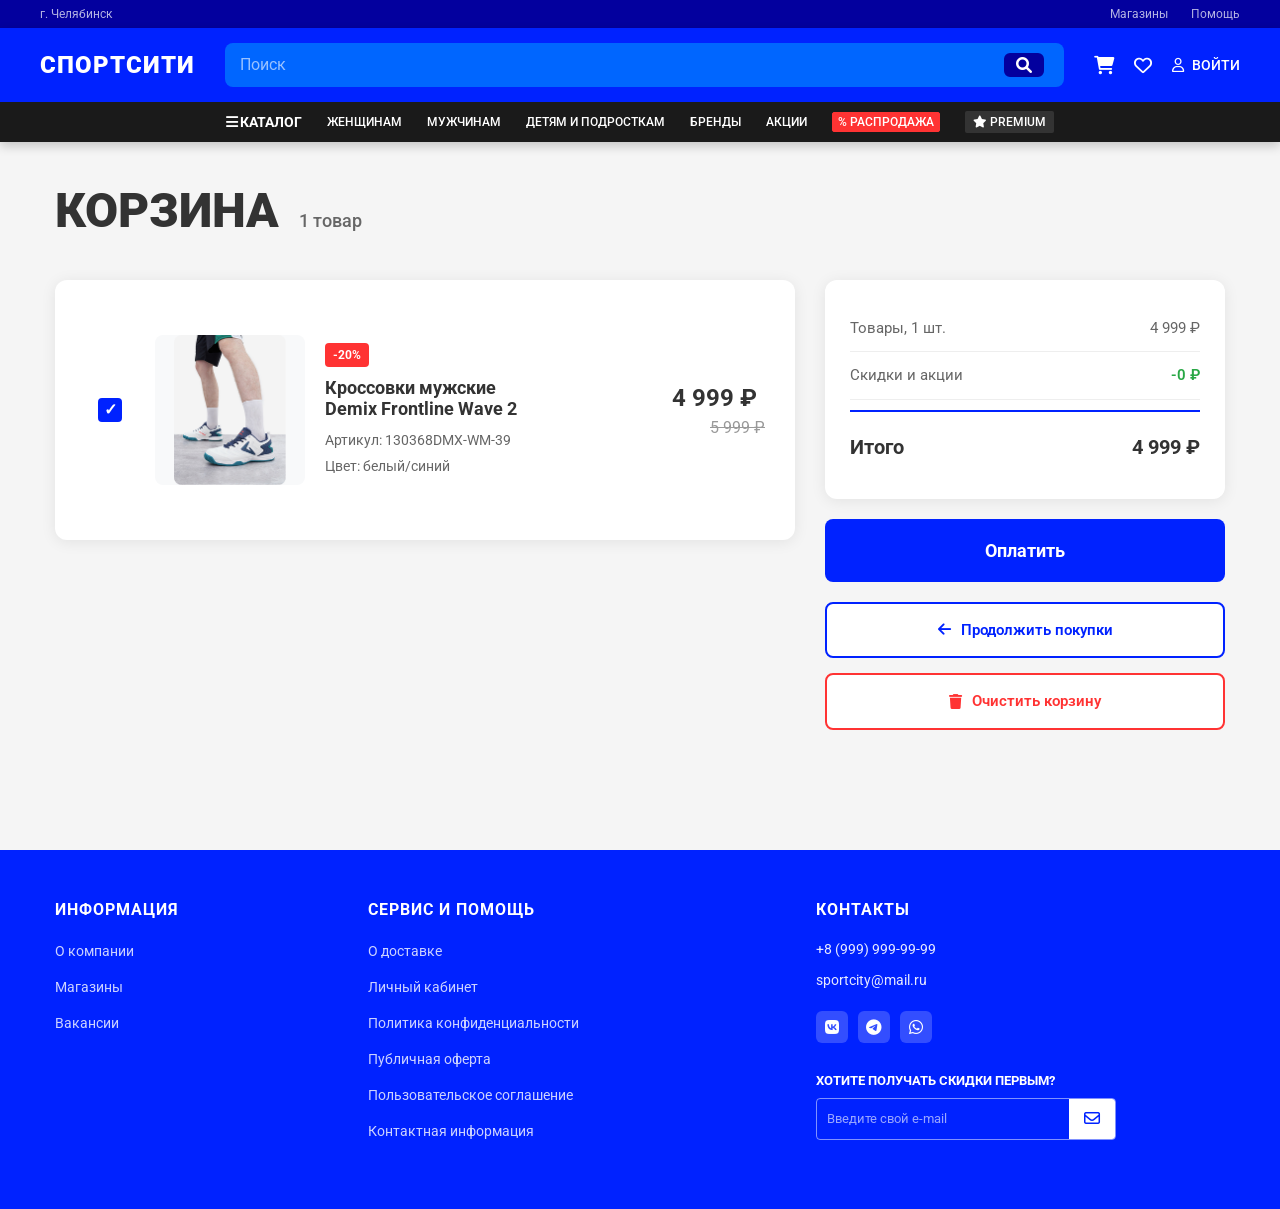
<file: cart.html>
<!DOCTYPE html>
<html lang="ru">
<head>
    <meta charset="UTF-8">
    <meta name="viewport" content="width=device-width, initial-scale=1.0">
    <title>Корзина - СпортСити</title>
    <link rel="stylesheet" href="./assets/css/bootstrap.min.css"/>
    <link rel="stylesheet" href="./assets/css/cart.css" />
    <link rel="stylesheet" href="https://cdnjs.cloudflare.com/ajax/libs/font-awesome/6.0.0/css/all.min.css">
</head>
<body>

    <!-- ХЕДЕР -->
    <header class="top-header">
      <div class="top-bar container">
        <span>г. Челябинск</span>
          <div class="top-links">
            <a href="#">Магазины</a>
            <a href="#">Помощь</a>
          </div>
      </div>
    </header>

    <header class="site-header">
        <div class="main-header container">
            <a href="index.html" class="logo">СпортСити</a>
            
            <div class="search-bar">
                <input type="text" placeholder="Поиск">
                <button><i class="fas fa-search"></i></button>
            </div>

            <div class="user-actions">
                <a href="cart.html"><i class="fas fa-shopping-cart"></i></a>
                <a href="#"><i class="far fa-heart"></i></a>
                <a href="#" class="login"><i class="far fa-user"></i>ВОЙТИ</a>
            </div>
        </div>

        <nav class="main-nav">
            <div class="container nav-container">
                <button class="catalog-btn" id="catalogBtn">
                    <i class="fas fa-bars"></i>КАТАЛОГ
                </button>
                <a href="#" class="nav-link">ЖЕНЩИНАМ</a>
                <a href="#" class="nav-link">МУЖЧИНАМ</a>
                <a href="#" class="nav-link">ДЕТЯМ И ПОДРОСТКАМ</a>
                <a href="#" class="nav-link">БРЕНДЫ</a>
                <a href="#" class="nav-link">АКЦИИ</a>
                <a href="#" class="nav-link sale-link">% РАСПРОДАЖА</a>
                <a href="#" class="nav-link premium-link"><i class="fas fa-star"></i> PREMIUM</a>
            </div>
        </nav>

        <!-- КАТАЛОГ -->
        <div class="catalog-dropdown" id="catalogDropdown">
            <div class="catalog-dropdown-header">
                <span class="catalog-dropdown-title">КАТАЛОГ</span>
                <button class="close-catalog-dropdown" id="closeCatalogDropdown"><i class="fas fa-times"></i></button>
            </div>
            <div class="catalog-dropdown-body">
                <div class="catalog-sidebar">
                    <ul>
                        <li class="active">Всё</li>
                        <li>Одежда</li>
                        <li>Обувь</li>
                        <li>Аксессуары</li>
                        <li>Спорт и отдых</li>
                        <li>Туризм</li>
                        <li>Питание</li>
                    </ul>
                </div>
                <div class="catalog-main">
                    <div class="catalog-column">
                        <h4>ЖЕНЩИНАМ</h4>
                        <a href="#">Кроссовки</a>
                        <a href="#">Кеды</a>
                        <a href="#">Ботинки</a>
                        <a href="#">Куртки</a>
                        <a href="#">Купальники</a>
                        <a href="#">Леггинсы</a>
                    </div>
                    <div class="catalog-column">
                        <h4>МУЖЧИНАМ</h4>
                        <a href="#">Кроссовки</a>
                        <a href="#">Кеды</a>
                        <a href="#">Ботинки</a>
                        <a href="#">Куртки</a>
                        <a href="#">Футболки</a>
                        <a href="#">Штаны</a>
                    </div>
                    <div class="catalog-column">
                        <h4>ДЕТЯМ</h4>
                        <a href="#">Девочкам</a>
                        <a href="#">Мальчикам</a>
                        <a href="#">Малышам</a>
                        <a href="#">Школьная форма</a>
                    </div>
                    <div class="catalog-column">
                        <h4>ВИДЫ СПОРТА</h4>
                        <a href="#">Бег</a>
                        <a href="#">Фитнес</a>
                        <a href="#">Футбол</a>
                        <a href="#">Плавание</a>
                        <a href="#">Зимний спорт</a>
                    </div>
                </div>
            </div>
        </div>
    </header>

    <!-- МОДАЛЬНОЕ ОКНО ВХОДА -->
    <div class="login-overlay" id="loginOverlay">
        <div class="login-modal">
            <button class="login-close" id="loginClose"><i class="fas fa-times"></i></button>
            <div class="login-image">
                <img src="./assets/img/Баннер_Для_Входа.png" alt="Спорт">
            </div>
            <div class="login-form-container">
                <h2>Войдите в аккаунт</h2>
                <form class="login-form">
                    <div class="form-group">
                        <label for="login">Логин</label>
                        <input type="text" id="login" name="login">
                    </div>
                    <div class="form-group">
                        <label for="password">Пароль</label>
                        <input type="password" id="password" name="password" placeholder="Длина пароля не менее 6 символов">
                    </div>
                    <div class="form-checkbox">
                        <input type="checkbox" id="remember" name="remember">
                        <label for="remember">Запомнить меня</label>
                    </div>
                    <button type="submit" class="login-btn">ВОЙТИ</button>
                    <div class="login-links">
                        <p>Ещё не зарегистрированы? <a href="#">Регистрация</a></p>
                        <a href="#" class="admin-link">Войти как администратор</a>
                    </div>
                </form>
            </div>
        </div>
    </div>

    <!-- ОСНОВНОЙ КОНТЕНТ КОРЗИНЫ -->
    <main class="cart-page">
        <div class="container">
            
            <!-- ЗАГОЛОВОК -->
            <div class="cart-header">
                <h1>КОРЗИНА</h1>
                <span class="cart-count" id="cartCount">1 товар</span>
            </div>

            <!-- СПИСОК ТОВАРОВ -->
            <div class="cart-content">
                
                <!-- ЛЕВАЯ КОЛОНКА - ТОВАРЫ -->
                <div class="cart-items">
                    
                    <!-- Товар 1 -->
                    <div class="cart-item" data-price="4999" data-discount="0">
                        <div class="item-checkbox">
                            <input type="checkbox" id="item1" class="item-select" checked>
                            <label for="item1"></label>
                        </div>
                        
                        <div class="item-image">
                            <img src="./assets/img/кроссовки1.png" alt="Кроссовки">
                        </div>
                        
                        <div class="item-details">
                            <div class="item-badge">-20%</div>
                            <h3 class="item-title">Кроссовки мужские Demix Frontline Wave 2</h3>
                            <div class="item-info">
                                <span>Артикул: 130368DMX-WM-39</span>
                                <span>Цвет: белый/синий</span>
                            </div>
                        </div>
                        
                        <div class="item-price">
                            <div class="current-price">4 999 ₽</div>
                            <div class="old-price">5 999 ₽</div>
                        </div>
                    </div>

                </div>

                <!-- ПРАВАЯ КОЛОНКА - ИТОГИ -->
                <div class="cart-summary">
                    <div class="summary-block">
                        <div class="summary-row">
                            <span>Товары, <span id="totalItems">0</span> шт.</span>
                            <span id="itemsPrice">0 ₽</span>
                        </div>
                        <div class="summary-row">
                            <span>Скидки и акции</span>
                            <span id="discountPrice" class="discount-text">0 ₽</span>
                        </div>
                        <div class="summary-row total">
                            <span>Итого</span>
                            <span id="totalPrice">0 ₽</span>
                        </div>
                    </div>
                    
                    <a href="./checkout.html">
                        <button class="checkout-btn" id="checkoutBtn" disabled>Оплатить</button>
                    </a>

                    <div class="cart-actions">
                        <a href="./index.html">
                            <button class="continue-shopping">
                                <i class="fas fa-arrow-left"></i> Продолжить покупки
                            </button>
                        </a>

                        <button class="clear-cart" id="clearCart">
                            <i class="fas fa-trash"></i> Очистить корзину
                        </button>
                    </div>
                </div>

            </div>

            <!-- ПУСТАЯ КОРЗИНА (скрыта по умолчанию) -->
            <div class="cart-empty" id="emptyCart" style="display: none;">
                <i class="fas fa-shopping-cart"></i>
                <h2>Ваша корзина пуста</h2>
                <p>Добавьте товары из каталога</p>
                <a href="index.html" class="btn-to-catalog">Перейти в каталог</a>
            </div>

        </div>
    </main>

    <!-- ФУТЕР -->
    <footer class="site-footer">
        <div class="container">
            <div class="footer-grid">
                <div class="footer-column">
                    <h3>ИНФОРМАЦИЯ</h3>
                    <ul>
                        <li><a href="#">О компании</a></li>
                        <li><a href="#">Магазины</a></li>
                        <li><a href="#">Вакансии</a></li>
                    </ul>
                </div>
                <div class="footer-column">
                    <h3>СЕРВИС И ПОМОЩЬ</h3>
                    <ul>
                        <li><a href="#">О доставке</a></li>
                        <li><a href="#">Личный кабинет</a></li>
                        <li><a href="#">Политика конфиденциальности</a></li>
                        <li><a href="#">Публичная оферта</a></li>
                        <li><a href="#">Пользовательское соглашение</a></li>
                        <li><a href="#">Контактная информация</a></li>
                    </ul>
                </div>
                <div class="footer-column">
                    <h3>КОНТАКТЫ</h3>
                    <div class="footer-contacts">
                        <a href="tel:+89999999999" class="contact-phone">+8 (999) 999-99-99</a>
                        <a href="mailto:sportcity@mail.ru" class="contact-email">sportcity@mail.ru</a>
                        <div class="social-links">
                            <a href="#"><i class="fab fa-vk"></i></a>
                            <a href="#"><i class="fab fa-telegram-plane"></i></a>
                            <a href="#"><i class="fab fa-whatsapp"></i></a>
                        </div>
                        <div class="newsletter">
                            <h4>ХОТИТЕ ПОЛУЧАТЬ СКИДКИ ПЕРВЫМ?</h4>
                            <div class="newsletter-form">
                                <input type="email" placeholder="Введите свой e-mail">
                                <button><i class="far fa-envelope"></i></button>
                            </div>
                        </div>
                    </div>
                </div>
            </div>
        </div>
    </footer>

    <script src="./assets/js/bootstrap.bundle.min.js"></script>
    <script src="./assets/js/script.js"></script>
    <script src="./assets/js/cart.js"></script>
</body>
</html>
</file>
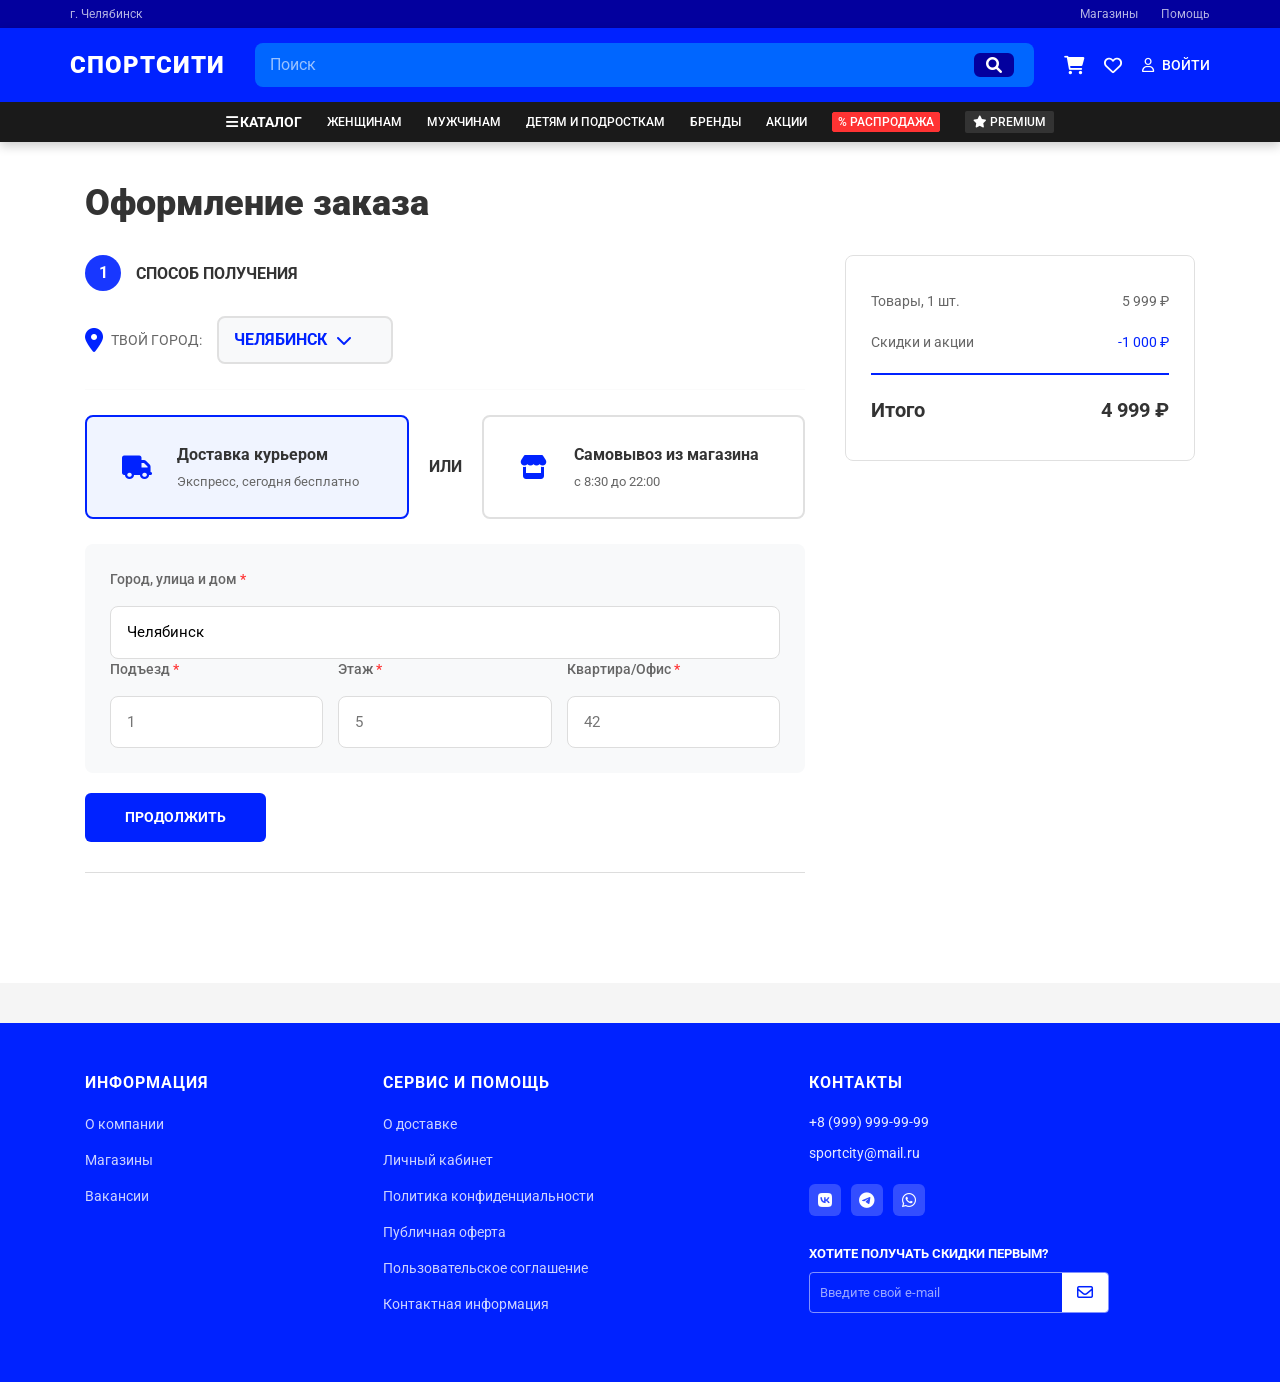
<file: checkout.html>
<!DOCTYPE html>
<html lang="ru">
<head>
    <meta charset="UTF-8">
    <meta name="viewport" content="width=device-width, initial-scale=1.0">
    <title>Оформление заказа - СпортСити</title>
    <link rel="stylesheet" href="./assets/css/bootstrap.min.css"/>
    <link rel="stylesheet" href="./assets/css/style.css" />
    <link rel="stylesheet" href="./assets/css/checkout.css" />
    <link rel="stylesheet" href="https://cdnjs.cloudflare.com/ajax/libs/font-awesome/6.0.0/css/all.min.css">
</head>
<body>

    <!-- ХЕДЕР -->
    <header class="top-header">
      <div class="top-bar container">
        <span>г. Челябинск</span>
          <div class="top-links">
            <a href="#">Магазины</a>
            <a href="#">Помощь</a>
          </div>
      </div>
    </header>

    <header class="site-header">
        <div class="main-header container">
            <a href="index.html" class="logo">СпортСити</a>
            
            <div class="search-bar">
                <input type="text" placeholder="Поиск">
                <button><i class="fas fa-search"></i></button>
            </div>

            <div class="user-actions">
                <a href="cart.html"><i class="fas fa-shopping-cart"></i></a>
                <a href="#"><i class="far fa-heart"></i></a>
                <a href="#" class="login"><i class="far fa-user"></i>ВОЙТИ</a>
            </div>
        </div>

        <nav class="main-nav">
            <div class="container nav-container">
                <button class="catalog-btn" id="catalogBtn">
                    <i class="fas fa-bars"></i>КАТАЛОГ
                </button>
                <a href="#" class="nav-link">ЖЕНЩИНАМ</a>
                <a href="#" class="nav-link">МУЖЧИНАМ</a>
                <a href="#" class="nav-link">ДЕТЯМ И ПОДРОСТКАМ</a>
                <a href="#" class="nav-link">БРЕНДЫ</a>
                <a href="#" class="nav-link">АКЦИИ</a>
                <a href="#" class="nav-link sale-link">% РАСПРОДАЖА</a>
                <a href="#" class="nav-link premium-link"><i class="fas fa-star"></i> PREMIUM</a>
            </div>
        </nav>

        <!-- КАТАЛОГ -->
        <div class="catalog-dropdown" id="catalogDropdown">
            <div class="catalog-dropdown-header">
                <span class="catalog-dropdown-title">КАТАЛОГ</span>
                <button class="close-catalog-dropdown" id="closeCatalogDropdown"><i class="fas fa-times"></i></button>
            </div>
            <div class="catalog-dropdown-body">
                <div class="catalog-sidebar">
                    <ul>
                        <li class="active">Всё</li>
                        <li>Одежда</li>
                        <li>Обувь</li>
                        <li>Аксессуары</li>
                        <li>Спорт и отдых</li>
                    </ul>
                </div>
                <div class="catalog-main">
                    <div class="catalog-column">
                        <h4>ЖЕНЩИНАМ</h4>
                        <a href="#">Кроссовки</a>
                        <a href="#">Кеды</a>
                        <a href="#">Ботинки</a>
                    </div>
                    <div class="catalog-column">
                        <h4>МУЖЧИНАМ</h4>
                        <a href="#">Кроссовки</a>
                        <a href="#">Кеды</a>
                        <a href="#">Ботинки</a>
                    </div>
                </div>
            </div>
        </div>
    </header>

    <!-- МОДАЛЬНОЕ ОКНО ВХОДА -->
    <div class="login-overlay" id="loginOverlay">
        <div class="login-modal">
            <button class="login-close" id="loginClose"><i class="fas fa-times"></i></button>
            <div class="login-image">
                <img src="./assets/img/Баннер_Для_Входа.png" alt="Спорт">
            </div>
            <div class="login-form-container">
                <h2>Войдите в аккаунт</h2>
                <form class="login-form">
                    <div class="form-group">
                        <label for="login">Логин</label>
                        <input type="text" id="login" name="login">
                    </div>
                    <div class="form-group">
                        <label for="password">Пароль</label>
                        <input type="password" id="password" name="password" placeholder="Длина пароля не менее 6 символов">
                    </div>
                    <button type="submit" class="login-btn">ВОЙТИ</button>
                </form>
            </div>
        </div>
    </div>

    <!-- МОДАЛЬНОЕ ОКНО УСПЕШНОГО ЗАКАЗА -->
    <div class="success-overlay" id="successOverlay">
        <div class="success-modal">
            <div class="success-icon">
                <i class="fas fa-check-circle"></i>
            </div>
            <h2>Заказ оформлен!</h2>
            <p>Ваш заказ №<span id="orderNumber">12345</span> успешно оформлен.</p>
            <p class="success-subtitle">Мы отправим уведомление о статусе заказа на вашу электронную почту.</p>
            <a href="index.html" class="btn-to-main">На главную</a>
        </div>
    </div>

    <!-- ОСНОВНОЙ КОНТЕНТ -->
    <main class="checkout-page">
        <div class="container">
            
            <h1 class="page-title">Оформление заказа</h1>

            <div class="checkout-layout">
                
                <!-- ЛЕВАЯ ЧАСТЬ - ФОРМЫ -->
                <div class="checkout-forms">
                    
                    <!-- ШАГ 1: СПОСОБ ПОЛУЧЕНИЯ -->
                    <div class="checkout-section active" id="step1">
                        <div class="section-header">
                            <div class="step-number active">1</div>
                            <h3>СПОСОБ ПОЛУЧЕНИЯ</h3>
                        </div>

                        <!-- Выбор города -->
                        <div class="city-selector">
                            <div class="city-label">
                                <i class="fas fa-map-marker-alt"></i>
                                <span>ТВОЙ ГОРОД:</span>
                            </div>
                            <div class="city-dropdown" id="cityDropdown">
                                <div class="city-selected" id="citySelected">
                                    ЧЕЛЯБИНСК
                                    <i class="fas fa-chevron-down"></i>
                                </div>
                                <div class="city-list" id="cityList">
                                    <div class="city-option active" data-city="Челябинск">Челябинск</div>
                                    <div class="city-option" data-city="Москва">Москва</div>
                                    <div class="city-option" data-city="Санкт-Петербург">Санкт-Петербург</div>
                                    <div class="city-option" data-city="Екатеринбург">Екатеринбург</div>
                                    <div class="city-option" data-city="Новосибирск">Новосибирск</div>
                                    <div class="city-option" data-city="Казань">Казань</div>
                                    <div class="city-option" data-city="Уфа">Уфа</div>
                                    <div class="city-option" data-city="Краснодар">Краснодар</div>
                                </div>
                            </div>
                        </div>

                        <hr class="section-divider">

                        <!-- Способ получения -->
                        <div class="delivery-options">
                            <div class="delivery-option active" id="deliveryCourier">
                                <div class="option-icon">
                                    <i class="fas fa-truck"></i>
                                </div>
                                <div class="option-info">
                                    <div class="option-title">Доставка курьером</div>
                                    <div class="option-subtitle">Экспресс, сегодня бесплатно</div>
                                </div>
                            </div>
                            
                            <div class="delivery-or">ИЛИ</div>
                            
                            <div class="delivery-option" id="deliveryPickup">
                                <div class="option-icon">
                                    <i class="fas fa-store"></i>
                                </div>
                                <div class="option-info">
                                    <div class="option-title">Самовывоз из магазина</div>
                                    <div class="option-subtitle">с 8:30 до 22:00</div>
                                </div>
                            </div>
                        </div>

                        <!-- Адрес доставки (появляется при выборе курьера) -->
                        <div class="address-form" id="addressForm">
                            <div class="form-group">
                                <label class="form-label">Город, улица и дом <span class="required">*</span></label>
                                <input type="text" class="form-input" placeholder="Челябинск" value="Челябинск">
                            </div>
                            <div class="form-row">
                                <div class="form-group">
                                    <label class="form-label">Подъезд <span class="required">*</span></label>
                                    <input type="text" class="form-input" placeholder="1">
                                </div>
                                <div class="form-group">
                                    <label class="form-label">Этаж <span class="required">*</span></label>
                                    <input type="text" class="form-input" placeholder="5">
                                </div>
                                <div class="form-group">
                                    <label class="form-label">Квартира/Офис <span class="required">*</span></label>
                                    <input type="text" class="form-input" placeholder="42">
                                </div>
                            </div>
                        </div>

                        <!-- Самовывоз (появляется при выборе самовывоза) -->
                        <div class="pickup-form" id="pickupForm" style="display: none;">
                            <div class="pickup-info">
                                <i class="fas fa-map-marker-alt"></i>
                                <div>
                                    <strong>г. Челябинск, ул. Кирова, 110</strong>
                                    <p>ТЦ "Алмаз", 2 этаж, магазин СпортСити</p>
                                    <p class="pickup-hours">Ежедневно с 8:30 до 22:00</p>
                                </div>
                            </div>
                        </div>

                        <button class="btn-continue" onclick="goToStep(2)">ПРОДОЛЖИТЬ</button>
                    </div>

                    <!-- ШАГ 2: КОНТАКТЫ -->
                    <div class="checkout-section" id="step2">
                        <div class="section-header">
                            <div class="step-number">2</div>
                            <h3>КОНТАКТЫ</h3>
                        </div>

                        <div class="contact-form">
                            <div class="form-row-2">
                                <div class="form-group">
                                    <label class="form-label">Имя <span class="required">*</span></label>
                                    <input type="text" class="form-input" id="contactName" placeholder="Константин">
                                </div>
                                <div class="form-group">
                                    <label class="form-label">E-mail <span class="required">*</span></label>
                                    <input type="email" class="form-input" id="contactEmail" placeholder="example@mail.ru">
                                </div>
                            </div>
                            
                            <div class="form-row-phone">
                                <div class="form-group phone-group">
                                    <label class="form-label">Телефон <span class="required">*</span></label>
                                    <input type="tel" class="form-input" id="contactPhone" placeholder="+7 (908) 709-87-88">
                                </div>
                                <button class="btn-get-code" onclick="generateCode()" id="getCodeBtn">
                                    ПОЛУЧИТЬ КОД
                                </button>
                            </div>

                            <div class="form-group code-group" id="codeGroup" style="display: none;">
                                <label class="form-label">Код подтверждения <span class="required">*</span></label>
                                <div class="code-input-wrapper">
                                    <input type="text" class="form-input code-input" id="codeInput" placeholder="Введите код" maxlength="4">
                                    <span class="generated-code" id="generatedCode"></span>
                                </div>
                            </div>
                        </div>

                        <button class="btn-continue" onclick="goToStep(3)">ПРОДОЛЖИТЬ</button>
                    </div>

                    <!-- ШАГ 3: ОПЛАТА -->
                    <div class="checkout-section" id="step3">
                        <div class="section-header">
                            <div class="step-number">3</div>
                            <h3>ОПЛАТА</h3>
                        </div>

                        <div class="payment-options">
                            <div class="payment-option active" id="paymentOnline">
                                <div class="payment-info">
                                    <div class="payment-title">Онлайн на сайте</div>
                                    <div class="payment-methods">
                                        <img src="./assets/img/Group 38.png" alt="МИР">
                                    </div>
                                </div>
                            </div>
                            
                            <div class="delivery-or">ИЛИ</div>
                            
                            <div class="payment-option" id="paymentCash">
                                <div class="payment-info">
                                    <div class="payment-title">При получении</div>
                                    <div class="payment-subtitle">Наличными или картой</div>
                                </div>
                            </div>
                        </div>

                        <div class="payment-notice">
                            <i class="fas fa-info-circle"></i>
                            <span>Способы оплаты могут измениться при смене способа получения</span>
                        </div>

                        <button class="btn-order" onclick="placeOrder()">ОФОРМИТЬ ЗАКАЗ</button>

                        <div class="agreement-text">
                            Нажимая кнопку "Оформить заказ", ты подтверждаешь согласие с 
                            <a href="#">пользовательским соглашением</a>, 
                            <a href="#">политикой конфиденциальности</a> и 
                            <a href="#">условиями оферты</a>
                        </div>
                    </div>

                </div>

                <!-- ПРАВАЯ ЧАСТЬ - ИТОГИ -->
                <div class="checkout-summary">
                    <div class="summary-card">
                        <div class="summary-row">
                            <span>Товары, 1 шт.</span>
                            <span>5 999 ₽</span>
                        </div>
                        <div class="summary-row">
                            <span>Скидки и акции</span>
                            <span class="discount-value">-1 000 ₽</span>
                        </div>
                        <div class="summary-row total">
                            <span>Итого</span>
                            <span>4 999 ₽</span>
                        </div>
                    </div>
                </div>

            </div>

        </div>
    </main>

    <!-- ФУТЕР -->
    <footer class="site-footer">
        <div class="container">
            <div class="footer-grid">
                <div class="footer-column">
                    <h3>ИНФОРМАЦИЯ</h3>
                    <ul>
                        <li><a href="#">О компании</a></li>
                        <li><a href="#">Магазины</a></li>
                        <li><a href="#">Вакансии</a></li>
                    </ul>
                </div>
                <div class="footer-column">
                    <h3>СЕРВИС И ПОМОЩЬ</h3>
                    <ul>
                        <li><a href="#">О доставке</a></li>
                        <li><a href="#">Личный кабинет</a></li>
                        <li><a href="#">Политика конфиденциальности</a></li>
                        <li><a href="#">Публичная оферта</a></li>
                        <li><a href="#">Пользовательское соглашение</a></li>
                        <li><a href="#">Контактная информация</a></li>
                    </ul>
                </div>
                <div class="footer-column">
                    <h3>КОНТАКТЫ</h3>
                    <div class="footer-contacts">
                        <a href="tel:+89999999999" class="contact-phone">+8 (999) 999-99-99</a>
                        <a href="mailto:sportcity@mail.ru" class="contact-email">sportcity@mail.ru</a>
                        <div class="social-links">
                            <a href="#"><i class="fab fa-vk"></i></a>
                            <a href="#"><i class="fab fa-telegram-plane"></i></a>
                            <a href="#"><i class="fab fa-whatsapp"></i></a>
                        </div>
                        <div class="newsletter">
                            <h4>ХОТИТЕ ПОЛУЧАТЬ СКИДКИ ПЕРВЫМ?</h4>
                            <div class="newsletter-form">
                                <input type="email" placeholder="Введите свой e-mail">
                                <button><i class="far fa-envelope"></i></button>
                            </div>
                        </div>
                    </div>
                </div>
            </div>
        </div>
    </footer>

    <script src="./assets/js/bootstrap.bundle.min.js"></script>
    <script src="./assets/js/script.js"></script>
    <script src="./assets/js/checkout.js"></script>
</body>
</html>
</file>
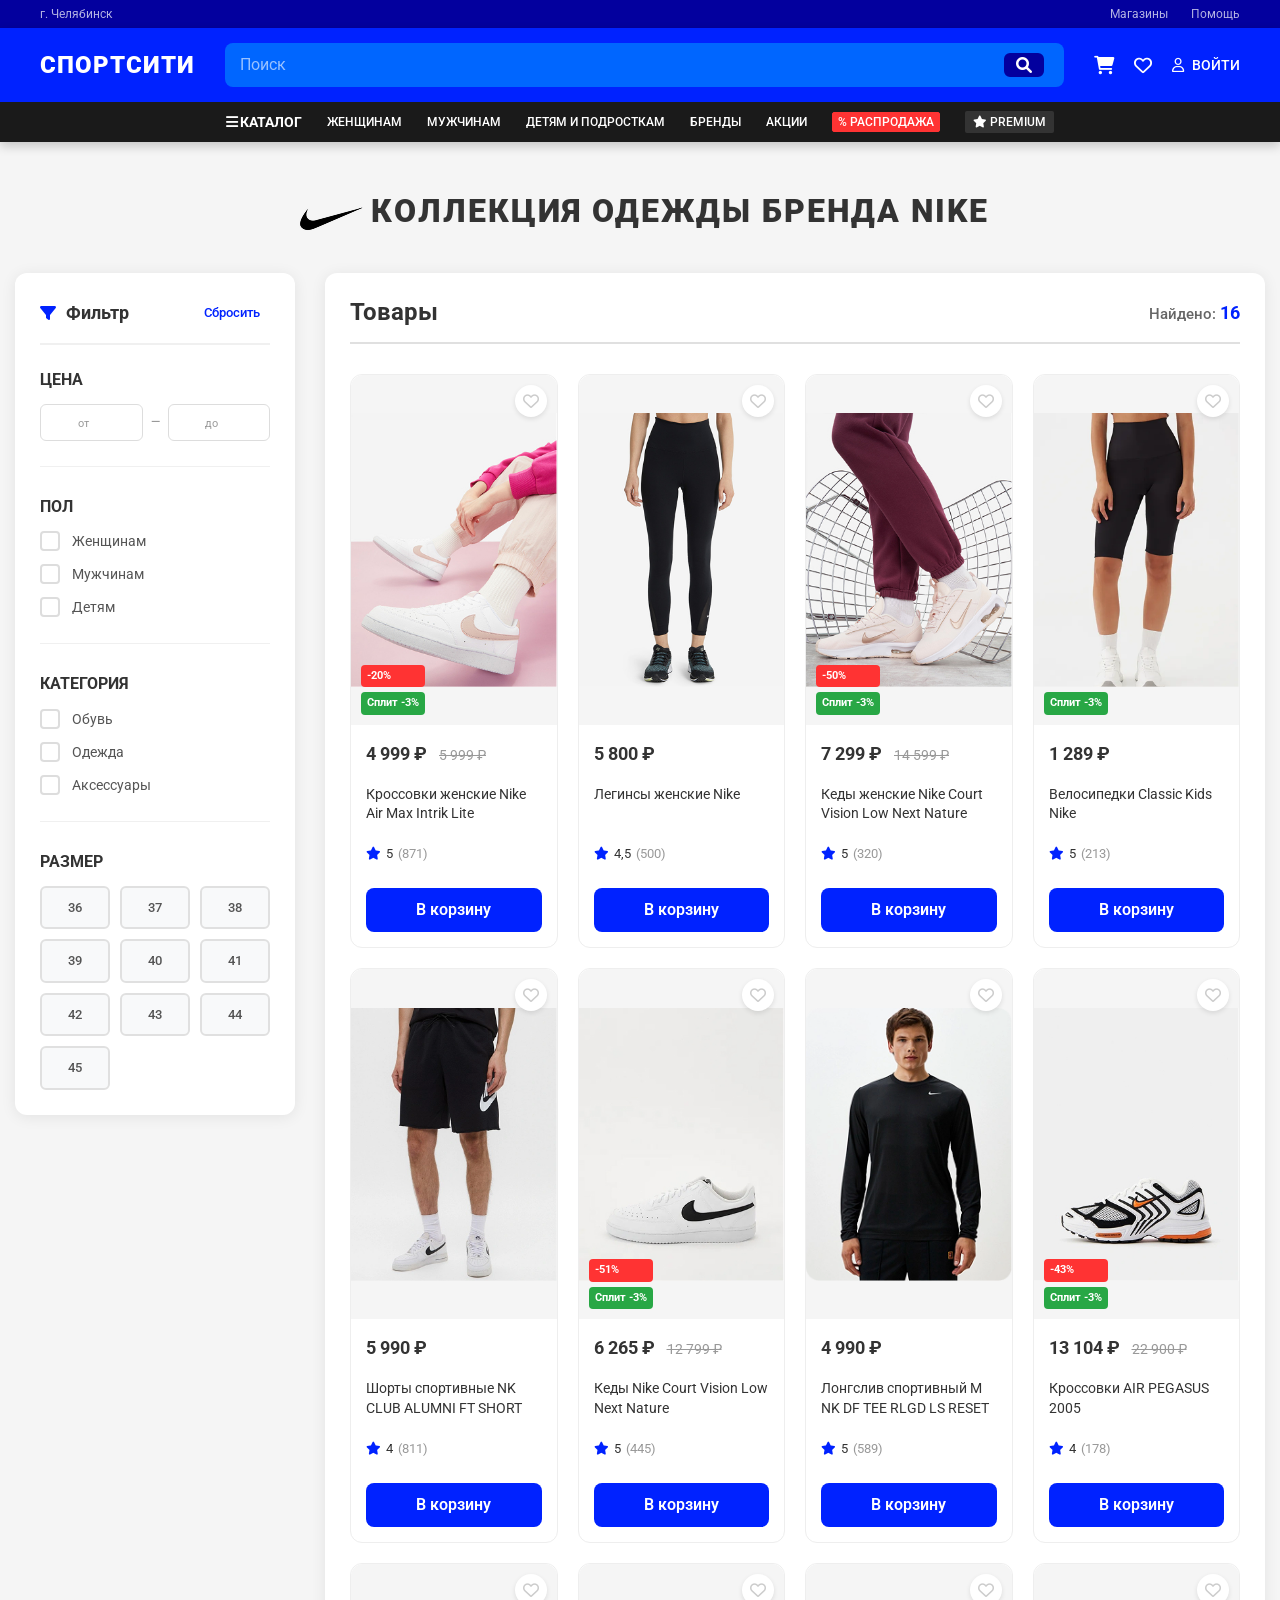
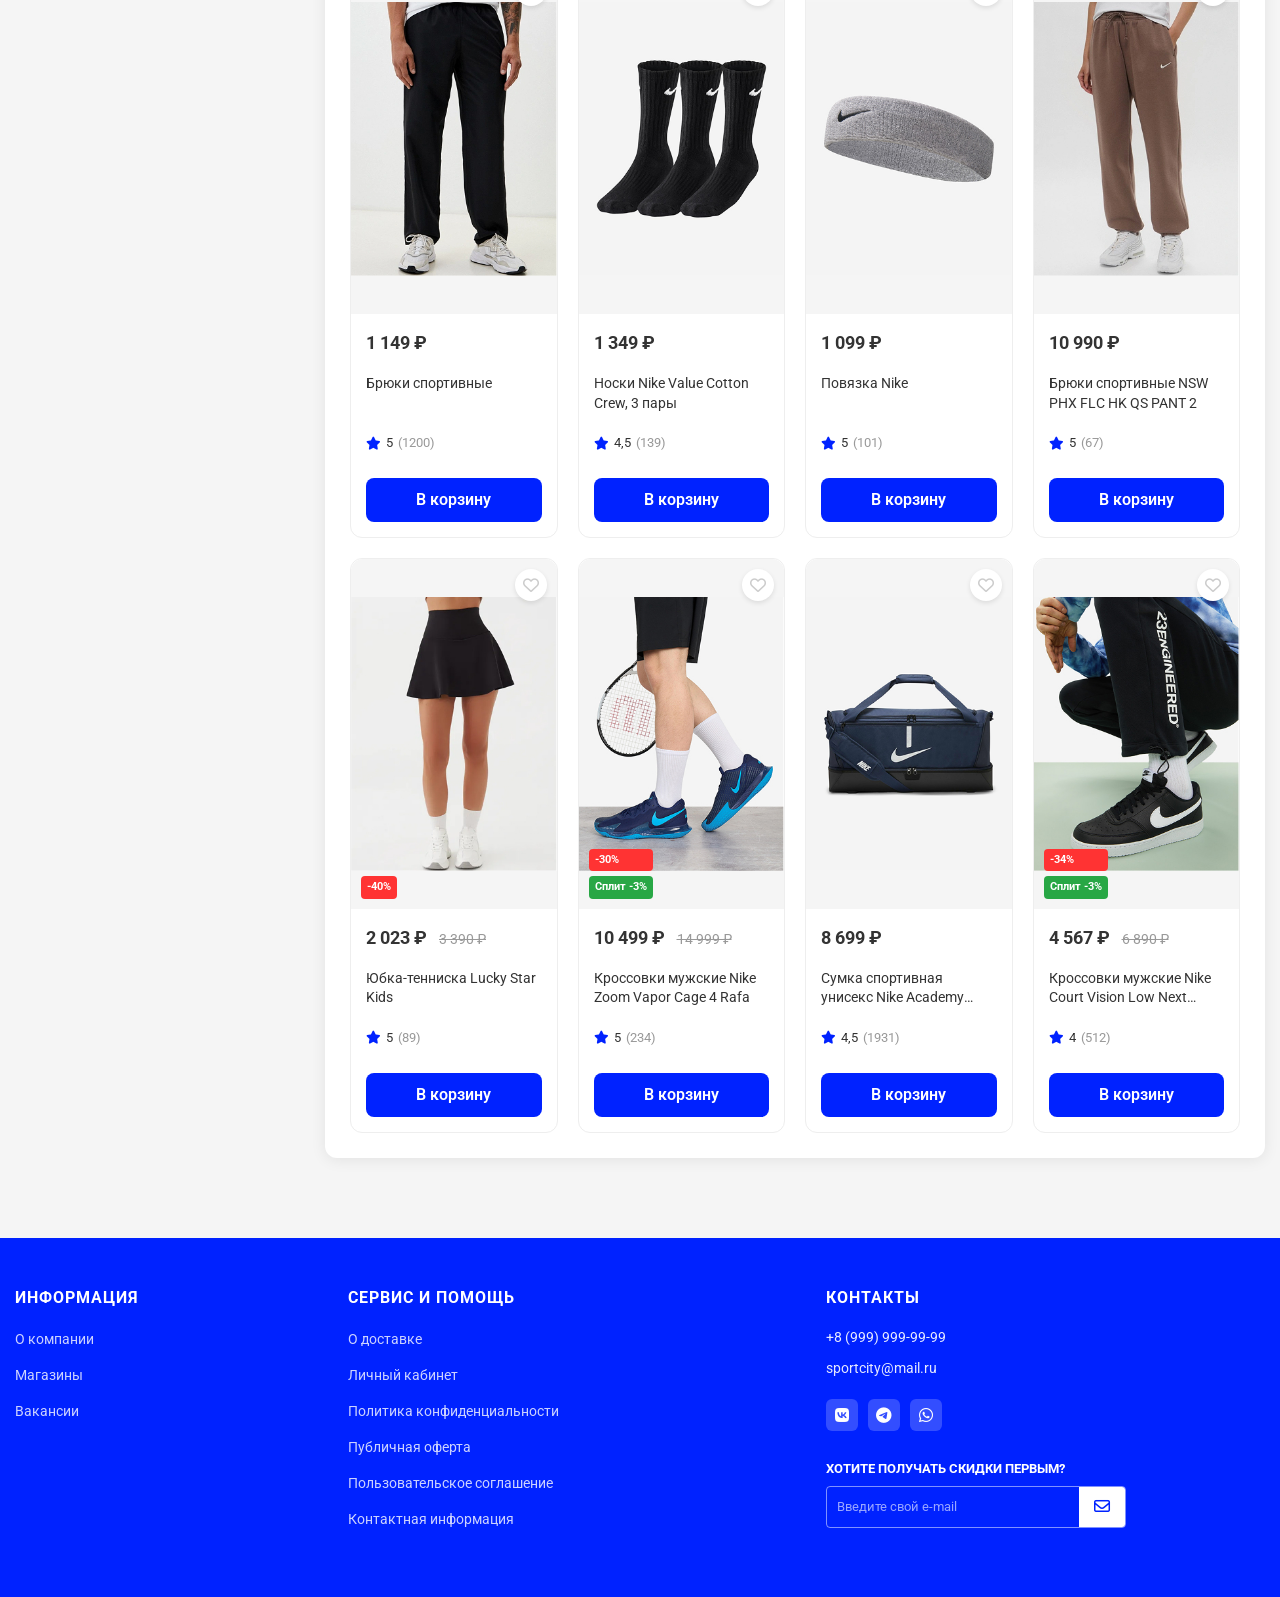
<file: nike.html>
<!DOCTYPE html>
<html lang="ru">
<head>
    <meta charset="UTF-8">
    <meta name="viewport" content="width=device-width, initial-scale=1.0">
    <title>Коллекция бренда Nike - СпортСити</title>
    <link rel="stylesheet" href="./assets/css/bootstrap.min.css"/>
    <link rel="stylesheet" href="./assets/css/style.css" />
    <link rel="stylesheet" href="../assets/css/style_catalog.css" />
    <link rel="stylesheet" href="https://cdnjs.cloudflare.com/ajax/libs/font-awesome/6.0.0/css/all.min.css">
</head>
<body>

    <!-- ХЕДЕР (идентичен главной) -->
    <header class="top-header">
      <div class="top-bar container1">
        <span>г. Челябинск</span>
          <div class="top-links">
            <a href="#">Магазины</a>
            <a href="#">Помощь</a>
          </div>
      </div>
    </header>

    <header class="site-header">
        <div class="main-header container1">
            <a href="index.html" class="logo">СпортСити</a>
            
            <div class="search-bar">
                <input type="text" placeholder="Поиск">
                <button><i class="fas fa-search"></i></button>
            </div>

            <div class="user-actions">
                <a href="#"><i class="fas fa-shopping-cart"></i></a>
                <a href="#"><i class="far fa-heart"></i></a>
                <a href="#" class="login" id="loginLink"><i class="far fa-user"></i>ВОЙТИ</a>
            </div>
        </div>

        <nav class="main-nav">
            <div class="container nav-container">
                <button class="catalog-btn" id="catalogBtn">
                    <i class="fas fa-bars"></i>КАТАЛОГ
                </button>
                <a href="#" class="nav-link">ЖЕНЩИНАМ</a>
                <a href="#" class="nav-link">МУЖЧИНАМ</a>
                <a href="#" class="nav-link">ДЕТЯМ И ПОДРОСТКАМ</a>
                <a href="#" class="nav-link">БРЕНДЫ</a>
                <a href="#" class="nav-link">АКЦИИ</a>
                <a href="#" class="nav-link sale-link">% РАСПРОДАЖА</a>
                <a href="#" class="nav-link premium-link"><i class="fas fa-star"></i> PREMIUM</a>
            </div>
        </nav>

        <!-- КАТАЛОГ -->
        <div class="catalog-dropdown" id="catalogDropdown">
            <div class="catalog-dropdown-header">
                <span class="catalog-dropdown-title">КАТАЛОГ</span>
                <button class="close-catalog-dropdown" id="closeCatalogDropdown"><i class="fas fa-times"></i></button>
            </div>
            <div class="catalog-dropdown-body">
                <div class="catalog-sidebar">
                    <ul>
                        <li class="active">Всё</li>
                        <li>Одежда</li>
                        <li>Обувь</li>
                        <li>Аксессуары</li>
                        <li>Спорт и отдых</li>
                        <li>Туризм</li>
                        <li>Питание</li>
                    </ul>
                </div>
                <div class="catalog-main">
                    <div class="catalog-column">
                        <h4>ЖЕНЩИНАМ</h4>
                        <a href="#">Кроссовки</a>
                        <a href="#">Кеды</a>
                        <a href="#">Ботинки</a>
                        <a href="#">Куртки</a>
                        <a href="#">Купальники</a>
                        <a href="#">Леггинсы</a>
                    </div>
                    <div class="catalog-column">
                        <h4>МУЖЧИНАМ</h4>
                        <a href="#">Кроссовки</a>
                        <a href="#">Кеды</a>
                        <a href="#">Ботинки</a>
                        <a href="#">Куртки</a>
                        <a href="#">Футболки</a>
                        <a href="#">Штаны</a>
                    </div>
                    <div class="catalog-column">
                        <h4>ДЕТЯМ</h4>
                        <a href="#">Девочкам</a>
                        <a href="#">Мальчикам</a>
                        <a href="#">Малышам</a>
                        <a href="#">Школьная форма</a>
                    </div>
                    <div class="catalog-column">
                        <h4>ВИДЫ СПОРТА</h4>
                        <a href="#">Бег</a>
                        <a href="#">Фитнес</a>
                        <a href="#">Футбол</a>
                        <a href="#">Плавание</a>
                        <a href="#">Зимний спорт</a>
                    </div>
                </div>
            </div>
        </div>
    </header>

    <!-- МОДАЛЬНОЕ ОКНО ВХОДА -->
    <div class="login-overlay" id="loginOverlay">
        <div class="login-modal">
            <button class="login-close" id="loginClose"><i class="fas fa-times"></i></button>
            <div class="login-image">
                <img src="./assets/img/Баннер_Для_Входа.png" alt="Спорт">
            </div>
            <div class="login-form-container">
                <h2>Войдите в аккаунт</h2>
                <form class="login-form">
                    <div class="form-group">
                        <label for="login">Логин</label>
                        <input type="text" id="login" name="login">
                    </div>
                    <div class="form-group">
                        <label for="password">Пароль</label>
                        <input type="password" id="password" name="password" placeholder="Длина пароля не менее 6 символов">
                    </div>
                    <div class="form-checkbox">
                        <input type="checkbox" id="remember" name="remember">
                        <label for="remember">Запомнить меня</label>
                    </div>
                    <button type="submit" class="login-btn">ВОЙТИ</button>
                    <div class="login-links">
                        <p>Ещё не зарегистрированы? <a href="#">Регистрация</a></p>
                        <a href="#" class="admin-link">Войти как администратор</a>
                    </div>
                </form>
            </div>
        </div>
    </div>

    <!-- ОСНОВНОЙ КОНТЕНТ КАТАЛОГА -->
    <main class="catalog-page">
        <div class="container">
            
            <!-- ЗАГОЛОВОК БРЕНДА -->
            <div class="brand-header">
                <img src="./assets/img/найк.png" alt="Nike" class="brand-logo">
                <h1>КОЛЛЕКЦИЯ ОДЕЖДЫ БРЕНДА NIKE</h1>
            </div>

            <div class="catalog-layout">
                
                <!-- БОКОВАЯ ПАНЕЛЬ С ФИЛЬТРАМИ -->
                <aside class="filters-sidebar">
                    <div class="filters-header">
                        <h3><i class="fas fa-filter"></i> Фильтр</h3>
                        <button class="reset-filters" id="resetFilters">Сбросить</button>
                    </div>

                    <!-- ЦЕНА -->
                    <div class="filter-section">
                        <h4 class="filter-title">Цена</h4>
                        <div class="price-inputs">
                            <input type="number" id="minPrice" class="price-input" placeholder="от" min="0">
                            <span class="price-separator">—</span>
                            <input type="number" id="maxPrice" class="price-input" placeholder="до" max="100000">
                        </div>
                    </div>

                    <!-- ПОЛ -->
                    <div class="filter-section">
                        <h4 class="filter-title">Пол</h4>
                        <div class="checkbox-list">
                            <label class="checkbox-item">
                                <input type="checkbox" name="gender" value="women">
                                <span class="checkmark"></span>
                                <span class="label-text">Женщинам</span>
                            </label>
                            <label class="checkbox-item">
                                <input type="checkbox" name="gender" value="men">
                                <span class="checkmark"></span>
                                <span class="label-text">Мужчинам</span>
                            </label>
                            <label class="checkbox-item">
                                <input type="checkbox" name="gender" value="kids">
                                <span class="checkmark"></span>
                                <span class="label-text">Детям</span>
                            </label>
                        </div>
                    </div>

                    <!-- КАТЕГОРИЯ -->
                    <div class="filter-section">
                        <h4 class="filter-title">Категория</h4>
                        <div class="checkbox-list">
                            <label class="checkbox-item">
                                <input type="checkbox" name="category" value="shoes">
                                <span class="checkmark"></span>
                                <span class="label-text">Обувь</span>
                            </label>
                            <label class="checkbox-item">
                                <input type="checkbox" name="category" value="clothing">
                                <span class="checkmark"></span>
                                <span class="label-text">Одежда</span>
                            </label>
                            <label class="checkbox-item">
                                <input type="checkbox" name="category" value="accessories">
                                <span class="checkmark"></span>
                                <span class="label-text">Аксессуары</span>
                            </label>
                        </div>
                    </div>

                    <!-- РАЗМЕР -->
                    <div class="filter-section">
                        <h4 class="filter-title">Размер</h4>
                        <div class="size-grid">
                            <label class="size-item"><input type="checkbox" name="size" value="36"><span>36</span></label>
                            <label class="size-item"><input type="checkbox" name="size" value="37"><span>37</span></label>
                            <label class="size-item"><input type="checkbox" name="size" value="38"><span>38</span></label>
                            <label class="size-item"><input type="checkbox" name="size" value="39"><span>39</span></label>
                            <label class="size-item"><input type="checkbox" name="size" value="40"><span>40</span></label>
                            <label class="size-item"><input type="checkbox" name="size" value="41"><span>41</span></label>
                            <label class="size-item"><input type="checkbox" name="size" value="42"><span>42</span></label>
                            <label class="size-item"><input type="checkbox" name="size" value="43"><span>43</span></label>
                            <label class="size-item"><input type="checkbox" name="size" value="44"><span>44</span></label>
                            <label class="size-item"><input type="checkbox" name="size" value="45"><span>45</span></label>
                        </div>
                    </div>
                </aside>

                <!-- СЕТКА ТОВАРОВ -->
                <div class="products-area">
                    <div class="products-header">
                        <h2 class="section-title">Товары</h2>
                        <div class="products-count">Найдено: <span id="productsCount">16</span></div>
                    </div>

                    <div class="products-grid" id="productsGrid">
                        <!-- Товар 1 -->
                        <a href="product.html" class="product-card-link">
                            <div class="product-card" data-price="4999" data-gender="women" data-category="shoes">
                                <div class="product-image-wrapper">
                                    <button class="wishlist-btn"><i class="far fa-heart"></i></button>
                                    <img src="./assets/img/розовые кроссы.jpg" class="product-img" alt="Кроссовки">
                                    <div class="product-badges">
                                        <span class="badge-discount">-20%</span>
                                        <span class="badge-split">Сплит -3%</span>
                                    </div>
                                </div>
                                <div class="product-info">
                                    <div class="product-price">
                                        <span class="current-price">4 999 ₽</span>
                                        <span class="old-price">5 999 ₽</span>
                                    </div>
                                    <div class="product-title">Кроссовки женские Nike Air Max Intrik Lite</div>
                                    <div class="product-rating">
                                        <i class="fas fa-star"></i> <span>5</span> <span class="rating-count">(871)</span>
                                    </div>
                                    <button class="btn-cart">В корзину</button>
                                </div>
                            </div>
                        </a>

                        <!-- Товар 2 -->
                        <a href="product.html" class="product-card-link">
                            <div class="product-card" data-price="5800" data-gender="women" data-category="clothing">
                                <div class="product-image-wrapper">
                                    <button class="wishlist-btn"><i class="far fa-heart"></i></button>
                                    <img src="./assets/img/легинсы.png" class="product-img" alt="Легинсы">
                                </div>
                                <div class="product-info">
                                    <div class="product-price">
                                        <span class="current-price">5 800 ₽</span>
                                    </div>
                                    <div class="product-title">Легинсы женские Nike</div>
                                    <div class="product-rating">
                                        <i class="fas fa-star"></i> <span>4,5</span> <span class="rating-count">(500)</span>
                                    </div>
                                    <button class="btn-cart">В корзину</button>
                                </div>
                            </div>
                        </a>

                        <!-- Товар 3 -->
                        <a href="product.html" class="product-card-link">
                            <div class="product-card" data-price="7299" data-gender="women" data-category="shoes">
                                <div class="product-image-wrapper">
                                    <button class="wishlist-btn"><i class="far fa-heart"></i></button>
                                    <img src="./assets/img/розовые кроссы2.jpg" class="product-img" alt="Кеды">
                                    <div class="product-badges">
                                        <span class="badge-discount">-50%</span>
                                        <span class="badge-split">Сплит -3%</span>
                                    </div>
                                </div>
                                <div class="product-info">
                                    <div class="product-price">
                                        <span class="current-price">7 299 ₽</span>
                                        <span class="old-price">14 599 ₽</span>
                                    </div>
                                    <div class="product-title">Кеды женские Nike Court Vision Low Next Nature</div>
                                    <div class="product-rating">
                                        <i class="fas fa-star"></i> <span>5</span> <span class="rating-count">(320)</span>
                                    </div>
                                    <button class="btn-cart">В корзину</button>
                                </div>
                            </div>
                        </a>

                        <!-- Товар 4 -->
                        <a href="product.html" class="product-card-link">
                            <div class="product-card" data-price="1289" data-gender="kids" data-category="clothing">
                                <div class="product-image-wrapper">
                                    <button class="wishlist-btn"><i class="far fa-heart"></i></button>
                                    <img src="./assets/img/велосипедки.png" class="product-img" alt="Велосипедки">
                                    <div class="product-badges">
                                        <span class="badge-split">Сплит -3%</span>
                                    </div>
                                </div>
                                <div class="product-info">
                                    <div class="product-price">
                                        <span class="current-price">1 289 ₽</span>
                                    </div>
                                    <div class="product-title">Велосипедки Classic Kids Nike</div>
                                    <div class="product-rating">
                                        <i class="fas fa-star"></i> <span>5</span> <span class="rating-count">(213)</span>
                                    </div>
                                    <button class="btn-cart">В корзину</button>
                                </div>
                            </div>
                        </a>

                        <!-- Товар 5 -->
                        <a href="product.html" class="product-card-link">
                            <div class="product-card" data-price="5990" data-gender="men" data-category="clothing">
                                <div class="product-image-wrapper">
                                    <button class="wishlist-btn"><i class="far fa-heart"></i></button>
                                    <img src="./assets/img/шорты.png" class="product-img" alt="Шорты">
                                </div>
                                <div class="product-info">
                                    <div class="product-price">
                                        <span class="current-price">5 990 ₽</span>
                                    </div>
                                    <div class="product-title">Шорты спортивные NK CLUB ALUMNI FT SHORT</div>
                                    <div class="product-rating">
                                        <i class="fas fa-star"></i> <span>4</span> <span class="rating-count">(811)</span>
                                    </div>
                                    <button class="btn-cart">В корзину</button>
                                </div>
                            </div>
                        </a>

                        <!-- Товар 6 -->
                        <a href="product.html" class="product-card-link">
                            <div class="product-card" data-price="6265" data-gender="unisex" data-category="shoes">
                                <div class="product-image-wrapper">
                                    <button class="wishlist-btn"><i class="far fa-heart"></i></button>
                                    <img src="./assets/img/найки джорданы.jpg" class="product-img" alt="Кеды">
                                    <div class="product-badges">
                                        <span class="badge-discount">-51%</span>
                                        <span class="badge-split">Сплит -3%</span>
                                    </div>
                                </div>
                                <div class="product-info">
                                    <div class="product-price">
                                        <span class="current-price">6 265 ₽</span>
                                        <span class="old-price">12 799 ₽</span>
                                    </div>
                                    <div class="product-title">Кеды Nike Court Vision Low Next Nature</div>
                                    <div class="product-rating">
                                        <i class="fas fa-star"></i> <span>5</span> <span class="rating-count">(445)</span>
                                    </div>
                                    <button class="btn-cart">В корзину</button>
                                </div>
                            </div>
                        </a>

                        <!-- Товар 7 -->
                        <a href="product.html" class="product-card-link">
                            <div class="product-card" data-price="4990" data-gender="men" data-category="clothing">
                                <div class="product-image-wrapper">
                                    <button class="wishlist-btn"><i class="far fa-heart"></i></button>
                                    <img src="./assets/img/лонгслив.png" class="product-img" alt="Лонгслив">
                                </div>
                                <div class="product-info">
                                    <div class="product-price">
                                        <span class="current-price">4 990 ₽</span>
                                    </div>
                                    <div class="product-title">Лонгслив спортивный M NK DF TEE RLGD LS RESET</div>
                                    <div class="product-rating">
                                        <i class="fas fa-star"></i> <span>5</span> <span class="rating-count">(589)</span>
                                    </div>
                                    <button class="btn-cart">В корзину</button>
                                </div>
                            </div>
                        </a>

                        <!-- Товар 8 -->
                        <a href="product.html" class="product-card-link">
                            <div class="product-card" data-price="13104" data-gender="unisex" data-category="shoes">
                                <div class="product-image-wrapper">
                                    <button class="wishlist-btn"><i class="far fa-heart"></i></button>
                                    <img src="./assets/img/найки ягуары.jpg" class="product-img" alt="Кроссовки">
                                    <div class="product-badges">
                                        <span class="badge-discount">-43%</span>
                                        <span class="badge-split">Сплит -3%</span>
                                    </div>
                                </div>
                                <div class="product-info">
                                    <div class="product-price">
                                        <span class="current-price">13 104 ₽</span>
                                        <span class="old-price">22 900 ₽</span>
                                    </div>
                                    <div class="product-title">Кроссовки AIR PEGASUS 2005</div>
                                    <div class="product-rating">
                                        <i class="fas fa-star"></i> <span>4</span> <span class="rating-count">(178)</span>
                                    </div>
                                    <button class="btn-cart">В корзину</button>
                                </div>
                            </div>
                        </a>

                        <!-- Товар 9 -->
                        <a href="product.html" class="product-card-link">
                            <div class="product-card" data-price="1149" data-gender="unisex" data-category="accessories">
                                <div class="product-image-wrapper">
                                    <button class="wishlist-btn"><i class="far fa-heart"></i></button>
                                    <img src="./assets/img/спортивки.jpg" class="product-img" alt="Носки">
                                </div>
                                <div class="product-info">
                                    <div class="product-price">
                                        <span class="current-price">1 149 ₽</span>
                                    </div>
                                    <div class="product-title">Брюки спортивные</div>
                                    <div class="product-rating">
                                        <i class="fas fa-star"></i> <span>5</span> <span class="rating-count">(1200)</span>
                                    </div>
                                    <button class="btn-cart">В корзину</button>
                                </div>
                            </div>
                        </a>

                        <!-- Товар 10 -->
                        <a href="product.html" class="product-card-link">
                            <div class="product-card" data-price="1349" data-gender="unisex" data-category="accessories">
                                <div class="product-image-wrapper">
                                    <button class="wishlist-btn"><i class="far fa-heart"></i></button>
                                    <img src="./assets/img/НОСКИ.png" class="product-img" alt="Носки 3 пары">
                                </div>
                                <div class="product-info">
                                    <div class="product-price">
                                        <span class="current-price">1 349 ₽</span>
                                    </div>
                                    <div class="product-title">Носки Nike Value Cotton Crew, 3 пары</div>
                                    <div class="product-rating">
                                        <i class="fas fa-star"></i> <span>4,5</span> <span class="rating-count">(139)</span>
                                    </div>
                                    <button class="btn-cart">В корзину</button>
                                </div>
                            </div>
                        </a>

                        <!-- Товар 11 -->
                        <a href="product.html" class="product-card-link">
                            <div class="product-card" data-price="1099" data-gender="unisex" data-category="accessories">
                                <div class="product-image-wrapper">
                                    <button class="wishlist-btn"><i class="far fa-heart"></i></button>
                                    <img src="./assets/img/повязка.png" class="product-img" alt="Повязка">
                                </div>
                                <div class="product-info">
                                    <div class="product-price">
                                        <span class="current-price">1 099 ₽</span>
                                    </div>
                                    <div class="product-title">Повязка Nike</div>
                                    <div class="product-rating">
                                        <i class="fas fa-star"></i> <span>5</span> <span class="rating-count">(101)</span>
                                    </div>
                                    <button class="btn-cart">В корзину</button>
                                </div>
                            </div>
                        </a>

                        <!-- Товар 12 -->
                        <a href="product.html" class="product-card-link">
                            <div class="product-card" data-price="10990" data-gender="men" data-category="clothing">
                                <div class="product-image-wrapper">
                                    <button class="wishlist-btn"><i class="far fa-heart"></i></button>
                                    <img src="./assets/img/спортивные корич штаны.jpg" class="product-img" alt="Брюки">
                                </div>
                                <div class="product-info">
                                    <div class="product-price">
                                        <span class="current-price">10 990 ₽</span>
                                    </div>
                                    <div class="product-title">Брюки спортивные NSW PHX FLC HK QS PANT 2</div>
                                    <div class="product-rating">
                                        <i class="fas fa-star"></i> <span>5</span> <span class="rating-count">(67)</span>
                                    </div>
                                    <button class="btn-cart">В корзину</button>
                                </div>
                            </div>
                        </a>

                        <!-- Товар 13 -->
                        <a href="product.html" class="product-card-link">
                            <div class="product-card" data-price="2023" data-gender="kids" data-category="clothing">
                                <div class="product-image-wrapper">
                                    <button class="wishlist-btn"><i class="far fa-heart"></i></button>
                                    <img src="./assets/img/юбка.jpg" class="product-img" alt="Юбка">
                                    <div class="product-badges">
                                        <span class="badge-discount">-40%</span>
                                    </div>
                                </div>
                                <div class="product-info">
                                    <div class="product-price">
                                        <span class="current-price">2 023 ₽</span>
                                        <span class="old-price">3 390 ₽</span>
                                    </div>
                                    <div class="product-title">Юбка-тенниска Lucky Star Kids</div>
                                    <div class="product-rating">
                                        <i class="fas fa-star"></i> <span>5</span> <span class="rating-count">(89)</span>
                                    </div>
                                    <button class="btn-cart">В корзину</button>
                                </div>
                            </div>
                        </a>

                        <!-- Товар 14 -->
                        <a href="product.html" class="product-card-link">
                            <div class="product-card" data-price="10499" data-gender="men" data-category="shoes">
                                <div class="product-image-wrapper">
                                    <button class="wishlist-btn"><i class="far fa-heart"></i></button>
                                    <img src="./assets/img/теннисные кроссы.jpg" class="product-img" alt="Кроссовки теннис">
                                    <div class="product-badges">
                                        <span class="badge-discount">-30%</span>
                                        <span class="badge-split">Сплит -3%</span>
                                    </div>
                                </div>
                                <div class="product-info">
                                    <div class="product-price">
                                        <span class="current-price">10 499 ₽</span>
                                        <span class="old-price">14 999 ₽</span>
                                    </div>
                                    <div class="product-title">Кроссовки мужские Nike Zoom Vapor Cage 4 Rafa</div>
                                    <div class="product-rating">
                                        <i class="fas fa-star"></i> <span>5</span> <span class="rating-count">(234)</span>
                                    </div>
                                    <button class="btn-cart">В корзину</button>
                                </div>
                            </div>
                        </a>

                        <!-- Товар 15 -->
                        <a href="product.html" class="product-card-link">
                            <div class="product-card" data-price="8699" data-gender="unisex" data-category="accessories">
                                <div class="product-image-wrapper">
                                    <button class="wishlist-btn"><i class="far fa-heart"></i></button>
                                    <img src="./assets/img/сумка.png" class="product-img" alt="Сумка">
                                </div>
                                <div class="product-info">
                                    <div class="product-price">
                                        <span class="current-price">8 699 ₽</span>
                                    </div>
                                    <div class="product-title">Сумка спортивная унисекс Nike Academy Team Hardcase</div>
                                    <div class="product-rating">
                                        <i class="fas fa-star"></i> <span>4,5</span> <span class="rating-count">(1931)</span>
                                    </div>
                                    <button class="btn-cart">В корзину</button>
                                </div>
                            </div>
                        </a>

                        <!-- Товар 16 -->
                        <a href="product.html" class="product-card-link">
                            <div class="product-card" data-price="4567" data-gender="men" data-category="shoes">
                                <div class="product-image-wrapper">
                                    <button class="wishlist-btn"><i class="far fa-heart"></i></button>
                                    <img src="./assets/img/черные джорданы.jpg" class="product-img" alt="Кроссовки">
                                    <div class="product-badges">
                                        <span class="badge-discount">-34%</span>
                                        <span class="badge-split">Сплит -3%</span>
                                    </div>
                                </div>
                                <div class="product-info">
                                    <div class="product-price">
                                        <span class="current-price">4 567 ₽</span>
                                        <span class="old-price">6 890 ₽</span>
                                    </div>
                                    <div class="product-title">Кроссовки мужские Nike Court Vision Low Next Nature</div>
                                    <div class="product-rating">
                                        <i class="fas fa-star"></i> <span>4</span> <span class="rating-count">(512)</span>
                                    </div>
                                    <button class="btn-cart">В корзину</button>
                                </div>
                            </div>
                        </a>
                    </div>
                </div>
            </div>
        </div>
    </main>

    <!-- ФУТЕР (идентичен главной) -->
    <footer class="site-footer">
        <div class="container">
            <div class="footer-grid">
                <div class="footer-column">
                    <h3>ИНФОРМАЦИЯ</h3>
                    <ul>
                        <li><a href="#">О компании</a></li>
                        <li><a href="#">Магазины</a></li>
                        <li><a href="#">Вакансии</a></li>
                    </ul>
                </div>
                <div class="footer-column">
                    <h3>СЕРВИС И ПОМОЩЬ</h3>
                    <ul>
                        <li><a href="#">О доставке</a></li>
                        <li><a href="#">Личный кабинет</a></li>
                        <li><a href="#">Политика конфиденциальности</a></li>
                        <li><a href="#">Публичная оферта</a></li>
                        <li><a href="#">Пользовательское соглашение</a></li>
                        <li><a href="#">Контактная информация</a></li>
                    </ul>
                </div>
                <div class="footer-column">
                    <h3>КОНТАКТЫ</h3>
                    <div class="footer-contacts">
                        <a href="tel:+89999999999" class="contact-phone">+8 (999) 999-99-99</a>
                        <a href="mailto:sportcity@mail.ru" class="contact-email">sportcity@mail.ru</a>
                        <div class="social-links">
                            <a href="#"><i class="fab fa-vk"></i></a>
                            <a href="#"><i class="fab fa-telegram-plane"></i></a>
                            <a href="#"><i class="fab fa-whatsapp"></i></a>
                        </div>
                        <div class="newsletter">
                            <h4>ХОТИТЕ ПОЛУЧАТЬ СКИДКИ ПЕРВЫМ?</h4>
                            <div class="newsletter-form">
                                <input type="email" placeholder="Введите свой e-mail">
                                <button><i class="far fa-envelope"></i></button>
                            </div>
                        </div>
                    </div>
                </div>
            </div>
        </div>
    </footer>

    <script src="./assets/js/bootstrap.bundle.min.js"></script>
    <script src="./assets/js/script.js"></script>
    <script src="./assets/js/catalog.js"></script>
</body>
</html>
</file>
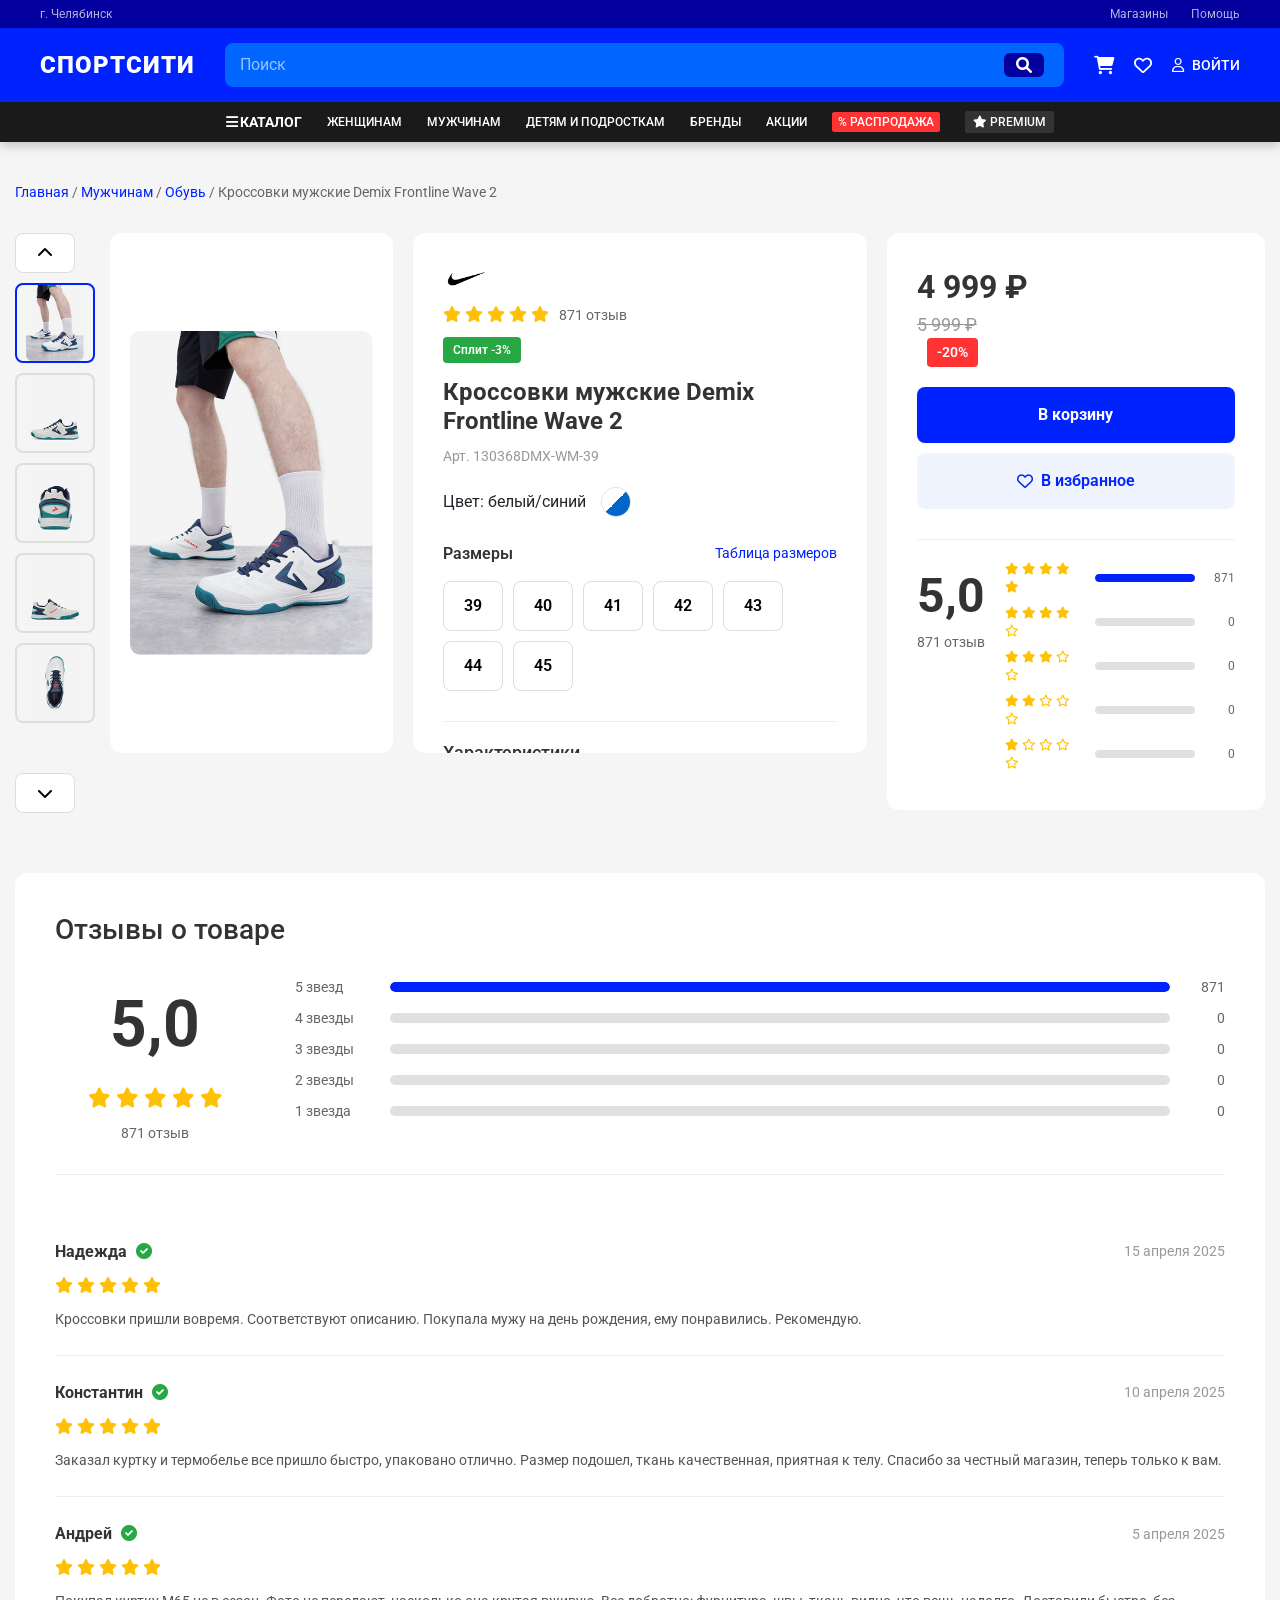
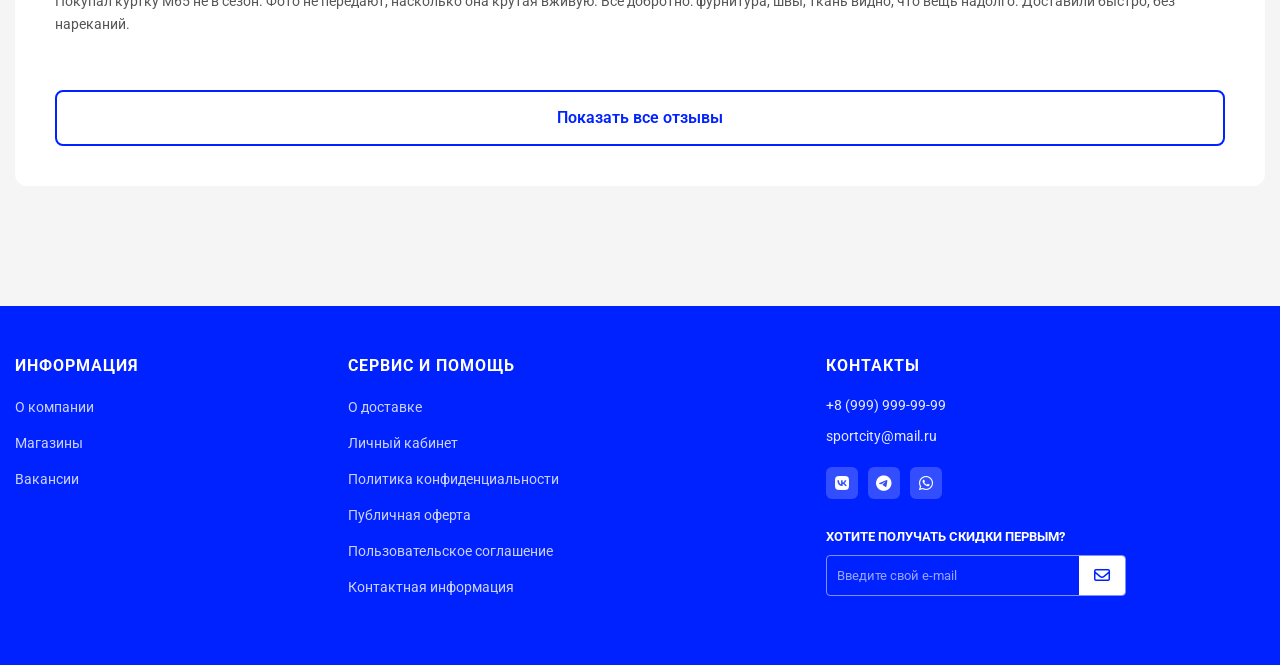
<file: product.html>
<!DOCTYPE html>
<html lang="ru">
<head>
    <meta charset="UTF-8">
    <meta name="viewport" content="width=device-width, initial-scale=1.0">
    <title>Кроссовки мужские Demix Frontline Wave 2 - СпортСити</title>
    <link rel="stylesheet" href="./assets/css/bootstrap.min.css"/>
    <link rel="stylesheet" href="./assets/css/style_product.css" />
    <link rel="stylesheet" href="https://cdnjs.cloudflare.com/ajax/libs/font-awesome/6.0.0/css/all.min.css">
</head>
<body>

    <!-- ВЕРХНЯЯ ПАНЕЛЬ -->
    <header class="top-header">
      <div class="top-bar container1">
        <span>г. Челябинск</span>
          <div class="top-links">
            <a href="#">Магазины</a>
            <a href="#">Помощь</a>
          </div>
      </div>
    </header>

    <!-- ОСНОВНОЙ ХЕДЕР -->
    <header class="site-header">
        <div class="main-header container-header">
            <a href="index.html" class="logo">СпортСити</a>
            
            <div class="search-bar">
                <input type="text" placeholder="Поиск">
                <button><i class="fas fa-search"></i></button>
            </div>

            <div class="user-actions">
                <a href="#"><i class="fas fa-shopping-cart"></i></a>
                <a href="#"><i class="far fa-heart"></i></a>
                <a href="#" class="login" id="loginLink"><i class="far fa-user"></i>ВОЙТИ</a>
            </div>
        </div>

        <!-- НАВИГАЦИЯ -->
        <nav class="main-nav">
            <div class="container-header nav-container">
                <button class="catalog-btn" id="catalogBtn">
                    <i class="fas fa-bars"></i>КАТАЛОГ
                </button>
                <a href="#" class="nav-link">ЖЕНЩИНАМ</a>
                <a href="#" class="nav-link">МУЖЧИНАМ</a>
                <a href="#" class="nav-link">ДЕТЯМ И ПОДРОСТКАМ</a>
                <a href="#" class="nav-link">БРЕНДЫ</a>
                <a href="#" class="nav-link">АКЦИИ</a>
                <a href="#" class="nav-link sale-link">% РАСПРОДАЖА</a>
                <a href="#" class="nav-link premium-link"><i class="fas fa-star"></i> PREMIUM</a>
            </div>
        </nav>

        <!-- ВЫПАДАЮЩИЙ КАТАЛОГ -->
        <div class="catalog-dropdown" id="catalogDropdown">
            <div class="catalog-dropdown-header">
                <span class="catalog-dropdown-title">КАТАЛОГ</span>
                <button class="close-catalog-dropdown" id="closeCatalogDropdown">
                    <i class="fas fa-times"></i>
                </button>
            </div>
            <div class="catalog-dropdown-body">
                <div class="catalog-sidebar">
                    <ul>
                        <li class="active">Всё</li>
                        <li>Одежда</li>
                        <li>Обувь</li>
                        <li>Аксессуары</li>
                        <li>Спорт и отдых</li>
                        <li>Туризм</li>
                        <li>Питание</li>
                    </ul>
                </div>
                <div class="catalog-main">
                    <div class="catalog-column">
                        <h4>ЖЕНЩИНАМ</h4>
                        <a href="#">Кроссовки</a>
                        <a href="#">Кеды</a>
                        <a href="#">Ботинки</a>
                        <a href="#">Куртки</a>
                        <a href="#">Купальники</a>
                        <a href="#">Леггинсы</a>
                    </div>
                    <div class="catalog-column">
                        <h4>МУЖЧИНАМ</h4>
                        <a href="#">Кроссовки</a>
                        <a href="#">Кеды</a>
                        <a href="#">Ботинки</a>
                        <a href="#">Куртки</a>
                        <a href="#">Футболки</a>
                        <a href="#">Штаны</a>
                    </div>
                    <div class="catalog-column">
                        <h4>ДЕТЯМ</h4>
                        <a href="#">Девочкам</a>
                        <a href="#">Мальчикам</a>
                        <a href="#">Малышам</a>
                        <a href="#">Школьная форма</a>
                    </div>
                    <div class="catalog-column">
                        <h4>ВИДЫ СПОРТА</h4>
                        <a href="#">Бег</a>
                        <a href="#">Фитнес</a>
                        <a href="#">Футбол</a>
                        <a href="#">Плавание</a>
                        <a href="#">Зимний спорт</a>
                    </div>
                </div>
            </div>
        </div>
    </header>

    <!-- МОДАЛЬНОЕ ОКНО ВХОДА -->
    <div class="login-overlay" id="loginOverlay">
        <div class="login-modal">
            <button class="login-close" id="loginClose">
                <i class="fas fa-times"></i>
            </button>
            <div class="login-image">
                <img src="./assets/img/Баннер_Для_Входа.png" alt="Спорт">
            </div>
            <div class="login-form-container">
                <h2>Войдите в аккаунт</h2>
                <form class="login-form">
                    <div class="form-group">
                        <label for="login">Логин</label>
                        <input type="text" id="login" name="login">
                    </div>
                    <div class="form-group">
                        <label for="password">Пароль</label>
                        <input type="password" id="password" name="password" placeholder="Длина пароля не менее 6 символов">
                    </div>
                    <div class="form-checkbox">
                        <input type="checkbox" id="remember" name="remember">
                        <label for="remember">Запомнить меня</label>
                    </div>
                    <button type="submit" class="login-btn">ВОЙТИ</button>
                    <div class="login-links">
                        <p>Ещё не зарегистрированы? <a href="#">Регистрация</a></p>
                        <a href="#" class="admin-link">Войти как администратор</a>
                    </div>
                </form>
            </div>
        </div>
    </div>

    <!-- ОСНОВНОЙ КОНТЕНТ СТРАНИЦЫ ТОВАРА -->
    <main class="product-page">
        <div class="container">
            <!-- ХЛЕБНЫЕ КРОШКИ -->
            <div class="product-breadcrumb">
                <a href="index.html">Главная</a> / 
                <a href="#">Мужчинам</a> / 
                <a href="#">Обувь</a> / 
                <span>Кроссовки мужские Demix Frontline Wave 2</span>
            </div>

            <div class="product-content">
                <!-- ЛЕВАЯ КОЛОНКА - ГАЛЕРЕЯ ИЗОБРАЖЕНИЙ -->
                <div class="product-gallery">
                    <div class="gallery-thumbnails">
                        <button class="thumb-nav thumb-up">
                            <i class="fas fa-chevron-up"></i>
                        </button>
                        <div class="thumbnails-list" id="thumbnailsList">
                            <div class="thumbnail active" 
                                 data-thumb="./assets/img/thumb_1.jpg" 
                                 data-main="./assets/img/main_1_hd.jpg">
                                <img src="./assets/img/thumb_1.jpg" alt="Вид сбоку">
                            </div>
                            <div class="thumbnail" 
                                 data-thumb="./assets/img/thumb_2.jpg" 
                                 data-main="./assets/img/main_2_hd.jpg">
                                <img src="./assets/img/thumb_2.jpg" alt="Вид спереди">
                            </div>
                            <div class="thumbnail" 
                                 data-thumb="./assets/img/thumb_3.jpg" 
                                 data-main="./assets/img/main_3_hd.jpg">
                                <img src="./assets/img/thumb_3.jpg" alt="Вид сзади">
                            </div>
                            <div class="thumbnail" 
                                 data-thumb="./assets/img/thumb_4.jpg" 
                                 data-main="./assets/img/main_4_hd.jpg">
                                <img src="./assets/img/thumb_4.jpg" alt="Вид сверху">
                            </div>
                            <div class="thumbnail" 
                                 data-thumb="./assets/img/thumb_5.jpg" 
                                 data-main="./assets/img/main_5_hd.jpg">
                                <img src="./assets/img/thumb_5.jpg" alt="Детали">
                            </div>
                        </div>
                        <button class="thumb-nav thumb-down">
                            <i class="fas fa-chevron-down"></i>
                        </button>
                    </div>
                    <div class="gallery-main">
                        <img src="./assets/img/main_1_hd.jpg" alt="Кроссовки" id="mainImage">
                    </div>
                </div>

                <!-- ЦЕНТРАЛЬНАЯ КОЛОНКА - ИНФОРМАЦИЯ О ТОВАРЕ -->
                <div class="product-info">
                    <div class="product-brand">
                        <img src="./assets/img/найк.png" alt="Demix" class="brand-logo">
                        <div class="product-rating">
                            <div class="stars">
                                <i class="fas fa-star"></i>
                                <i class="fas fa-star"></i>
                                <i class="fas fa-star"></i>
                                <i class="fas fa-star"></i>
                                <i class="fas fa-star"></i>
                            </div>
                            <span class="rating-text">871 отзыв</span>
                        </div>
                        <div class="badge-split">Сплит -3%</div>
                    </div>

                    <h1 class="product-title">Кроссовки мужские Demix Frontline Wave 2</h1>
                    <div class="product-article">Арт. 130368DMX-WM-39</div>
                    
                    <div class="product-color">
                        <span>Цвет: белый/синий</span>
                        <div class="color-preview">
                            <div class="color-box" style="background: linear-gradient(135deg, #fff 50%, #0066cc 50%);"></div>
                        </div>
                    </div>

                    <div class="product-sizes">
                        <div class="sizes-header">
                            <span>Размеры</span>
                            <a href="#" class="size-guide">Таблица размеров</a>
                        </div>
                        <div class="sizes-grid" id="sizesGrid">
                            <button class="size-btn" data-size="39">39</button>
                            <button class="size-btn" data-size="40">40</button>
                            <button class="size-btn" data-size="41">41</button>
                            <button class="size-btn" data-size="42">42</button>
                            <button class="size-btn" data-size="43">43</button>
                            <button class="size-btn" data-size="44">44</button>
                            <button class="size-btn" data-size="45">45</button>
                        </div>
                    </div>

                    <div class="product-characteristics">
                        <h3>Характеристики</h3>
                        <div class="characteristics-list" id="characteristicsList">
                            <div class="characteristic-row">
                                <span class="char-label">Особенности модели</span>
                                <span class="char-value">Вставки из сетки</span>
                            </div>
                            <div class="characteristic-row">
                                <span class="char-label">Полнота</span>
                                <span class="char-value">Средняя</span>
                            </div>
                            <div class="characteristic-row">
                                <span class="char-label">Застежка</span>
                                <span class="char-value">Шнуровка</span>
                            </div>
                            <div class="characteristic-row">
                                <span class="char-label">Пол</span>
                                <span class="char-value">Мужчины</span>
                            </div>
                            <div class="characteristic-row">
                                <span class="char-label">Вид спорта</span>
                                <span class="char-value">Волейбол</span>
                            </div>
                        </div>
                        <button class="show-all-characteristics" id="showAllCharacteristics">
                            Все характеристики
                        </button>
                    </div>
                </div>

                <!-- ПРАВАЯ КОЛОНКА - ЦЕНА И КНОПКИ -->
                <div class="product-sidebar">
                    <div class="price-block">
                        <div class="current-price">4 999 ₽</div>
                        <div class="old-price">5 999 ₽</div>
                        <div class="discount-badge">-20%</div>
                    </div>
                    
                    <a href="./cart.html">
                    <button class="btn-add-to-cart">В корзину</button>
                    </a>

                    <button class="btn-add-to-favorites">
                        <i class="far fa-heart"></i> В избранное
                    </button>

                    <div class="product-reviews-short">
                        <div class="review-score">
                            <div class="score-number">5,0</div>
                            <div class="score-total">871 отзыв</div>
                        </div>
                        <div class="review-bars">
                            <div class="review-bar-row">
                                <div class="stars-label">
                                    <i class="fas fa-star"></i>
                                    <i class="fas fa-star"></i>
                                    <i class="fas fa-star"></i>
                                    <i class="fas fa-star"></i>
                                    <i class="fas fa-star"></i>
                                </div>
                                <div class="bar-container">
                                    <div class="bar-fill" style="width: 100%"></div>
                                </div>
                                <div class="bar-count">871</div>
                            </div>
                            <div class="review-bar-row">
                                <div class="stars-label">
                                    <i class="fas fa-star"></i>
                                    <i class="fas fa-star"></i>
                                    <i class="fas fa-star"></i>
                                    <i class="fas fa-star"></i>
                                    <i class="far fa-star"></i>
                                </div>
                                <div class="bar-container">
                                    <div class="bar-fill" style="width: 0%"></div>
                                </div>
                                <div class="bar-count">0</div>
                            </div>
                            <div class="review-bar-row">
                                <div class="stars-label">
                                    <i class="fas fa-star"></i>
                                    <i class="fas fa-star"></i>
                                    <i class="fas fa-star"></i>
                                    <i class="far fa-star"></i>
                                    <i class="far fa-star"></i>
                                </div>
                                <div class="bar-container">
                                    <div class="bar-fill" style="width: 0%"></div>
                                </div>
                                <div class="bar-count">0</div>
                            </div>
                            <div class="review-bar-row">
                                <div class="stars-label">
                                    <i class="fas fa-star"></i>
                                    <i class="fas fa-star"></i>
                                    <i class="far fa-star"></i>
                                    <i class="far fa-star"></i>
                                    <i class="far fa-star"></i>
                                </div>
                                <div class="bar-container">
                                    <div class="bar-fill" style="width: 0%"></div>
                                </div>
                                <div class="bar-count">0</div>
                            </div>
                            <div class="review-bar-row">
                                <div class="stars-label">
                                    <i class="fas fa-star"></i>
                                    <i class="far fa-star"></i>
                                    <i class="far fa-star"></i>
                                    <i class="far fa-star"></i>
                                    <i class="far fa-star"></i>
                                </div>
                                <div class="bar-container">
                                    <div class="bar-fill" style="width: 0%"></div>
                                </div>
                                <div class="bar-count">0</div>
                            </div>
                        </div>
                    </div>
                </div>
            </div>

            <!-- БЛОК С ОТЗЫВАМИ -->
            <section class="product-reviews-section">
                <h2>Отзывы о товаре</h2>
                <div class="reviews-summary">
                    <div class="summary-score">
                        <div class="big-score">5,0</div>
                        <div class="big-stars">
                            <i class="fas fa-star"></i>
                            <i class="fas fa-star"></i>
                            <i class="fas fa-star"></i>
                            <i class="fas fa-star"></i>
                            <i class="fas fa-star"></i>
                        </div>
                        <div class="total-reviews">871 отзыв</div>
                    </div>
                    <div class="summary-bars">
                        <div class="summary-bar-row">
                            <div class="stars-count">5 звезд</div>
                            <div class="bar-wrapper">
                                <div class="bar-progress" style="width: 100%"></div>
                            </div>
                            <div class="bar-value">871</div>
                        </div>
                        <div class="summary-bar-row">
                            <div class="stars-count">4 звезды</div>
                            <div class="bar-wrapper">
                                <div class="bar-progress" style="width: 0%"></div>
                            </div>
                            <div class="bar-value">0</div>
                        </div>
                        <div class="summary-bar-row">
                            <div class="stars-count">3 звезды</div>
                            <div class="bar-wrapper">
                                <div class="bar-progress" style="width: 0%"></div>
                            </div>
                            <div class="bar-value">0</div>
                        </div>
                        <div class="summary-bar-row">
                            <div class="stars-count">2 звезды</div>
                            <div class="bar-wrapper">
                                <div class="bar-progress" style="width: 0%"></div>
                            </div>
                            <div class="bar-value">0</div>
                        </div>
                        <div class="summary-bar-row">
                            <div class="stars-count">1 звезда</div>
                            <div class="bar-wrapper">
                                <div class="bar-progress" style="width: 0%"></div>
                            </div>
                            <div class="bar-value">0</div>
                        </div>
                    </div>
                </div>

                <div class="reviews-list">
                    <div class="review-item">
                        <div class="review-header">
                            <div class="reviewer-name">Надежда <i class="fas fa-check-circle verified"></i></div>
                            <div class="review-date">15 апреля 2025</div>
                        </div>
                        <div class="review-stars">
                            <i class="fas fa-star"></i>
                            <i class="fas fa-star"></i>
                            <i class="fas fa-star"></i>
                            <i class="fas fa-star"></i>
                            <i class="fas fa-star"></i>
                        </div>
                        <div class="review-text">Кроссовки пришли вовремя. Соответствуют описанию. Покупала мужу на день рождения, ему понравились. Рекомендую.</div>
                    </div>

                    <div class="review-item">
                        <div class="review-header">
                            <div class="reviewer-name">Константин <i class="fas fa-check-circle verified"></i></div>
                            <div class="review-date">10 апреля 2025</div>
                        </div>
                        <div class="review-stars">
                            <i class="fas fa-star"></i>
                            <i class="fas fa-star"></i>
                            <i class="fas fa-star"></i>
                            <i class="fas fa-star"></i>
                            <i class="fas fa-star"></i>
                        </div>
                        <div class="review-text">Заказал куртку и термобелье все пришло быстро, упаковано отлично. Размер подошел, ткань качественная, приятная к телу. Спасибо за честный магазин, теперь только к вам.</div>
                    </div>

                    <div class="review-item">
                        <div class="review-header">
                            <div class="reviewer-name">Андрей <i class="fas fa-check-circle verified"></i></div>
                            <div class="review-date">5 апреля 2025</div>
                        </div>
                        <div class="review-stars">
                            <i class="fas fa-star"></i>
                            <i class="fas fa-star"></i>
                            <i class="fas fa-star"></i>
                            <i class="fas fa-star"></i>
                            <i class="fas fa-star"></i>
                        </div>
                        <div class="review-text">Покупал куртку M65 не в сезон. Фото не передают, насколько она крутая вживую. Все добротно: фурнитура, швы, ткань видно, что вещь надолго. Доставили быстро, без нареканий.</div>
                    </div>
                </div>

                <button class="load-more-reviews">Показать все отзывы</button>
            </section>
        </div>
    </main>

    <!-- ФУТЕР -->
    <footer class="site-footer">
        <div class="container">
            <div class="footer-grid">
                <div class="footer-column">
                    <h3>ИНФОРМАЦИЯ</h3>
                    <ul>
                        <li><a href="#">О компании</a></li>
                        <li><a href="#">Магазины</a></li>
                        <li><a href="#">Вакансии</a></li>
                    </ul>
                </div>

                <div class="footer-column">
                    <h3>СЕРВИС И ПОМОЩЬ</h3>
                    <ul>
                        <li><a href="#">О доставке</a></li>
                        <li><a href="#">Личный кабинет</a></li>
                        <li><a href="#">Политика конфиденциальности</a></li>
                        <li><a href="#">Публичная оферта</a></li>
                        <li><a href="#">Пользовательское соглашение</a></li>
                        <li><a href="#">Контактная информация</a></li>
                    </ul>
                </div>

                <div class="footer-column">
                    <h3>КОНТАКТЫ</h3>
                    <div class="footer-contacts">
                        <a href="tel:+89999999999" class="contact-phone">+8 (999) 999-99-99</a>
                        <a href="mailto:sportcity@mail.ru" class="contact-email">sportcity@mail.ru</a>
                        
                        <div class="social-links">
                            <a href="#"><i class="fab fa-vk"></i></a>
                            <a href="#"><i class="fab fa-telegram-plane"></i></a>
                            <a href="#"><i class="fab fa-whatsapp"></i></a>
                        </div>

                        <div class="newsletter">
                            <h4>ХОТИТЕ ПОЛУЧАТЬ СКИДКИ ПЕРВЫМ?</h4>
                            <div class="newsletter-form">
                                <input type="email" placeholder="Введите свой e-mail">
                                <button><i class="far fa-envelope"></i></button>
                            </div>
                        </div>
                    </div>
                </div>
            </div>
        </div>
    </footer>

    <script src="./assets/js/bootstrap.bundle.min.js"></script>
    <script src="./assets/js/product.js"></script>
</body>
</html>
</file>
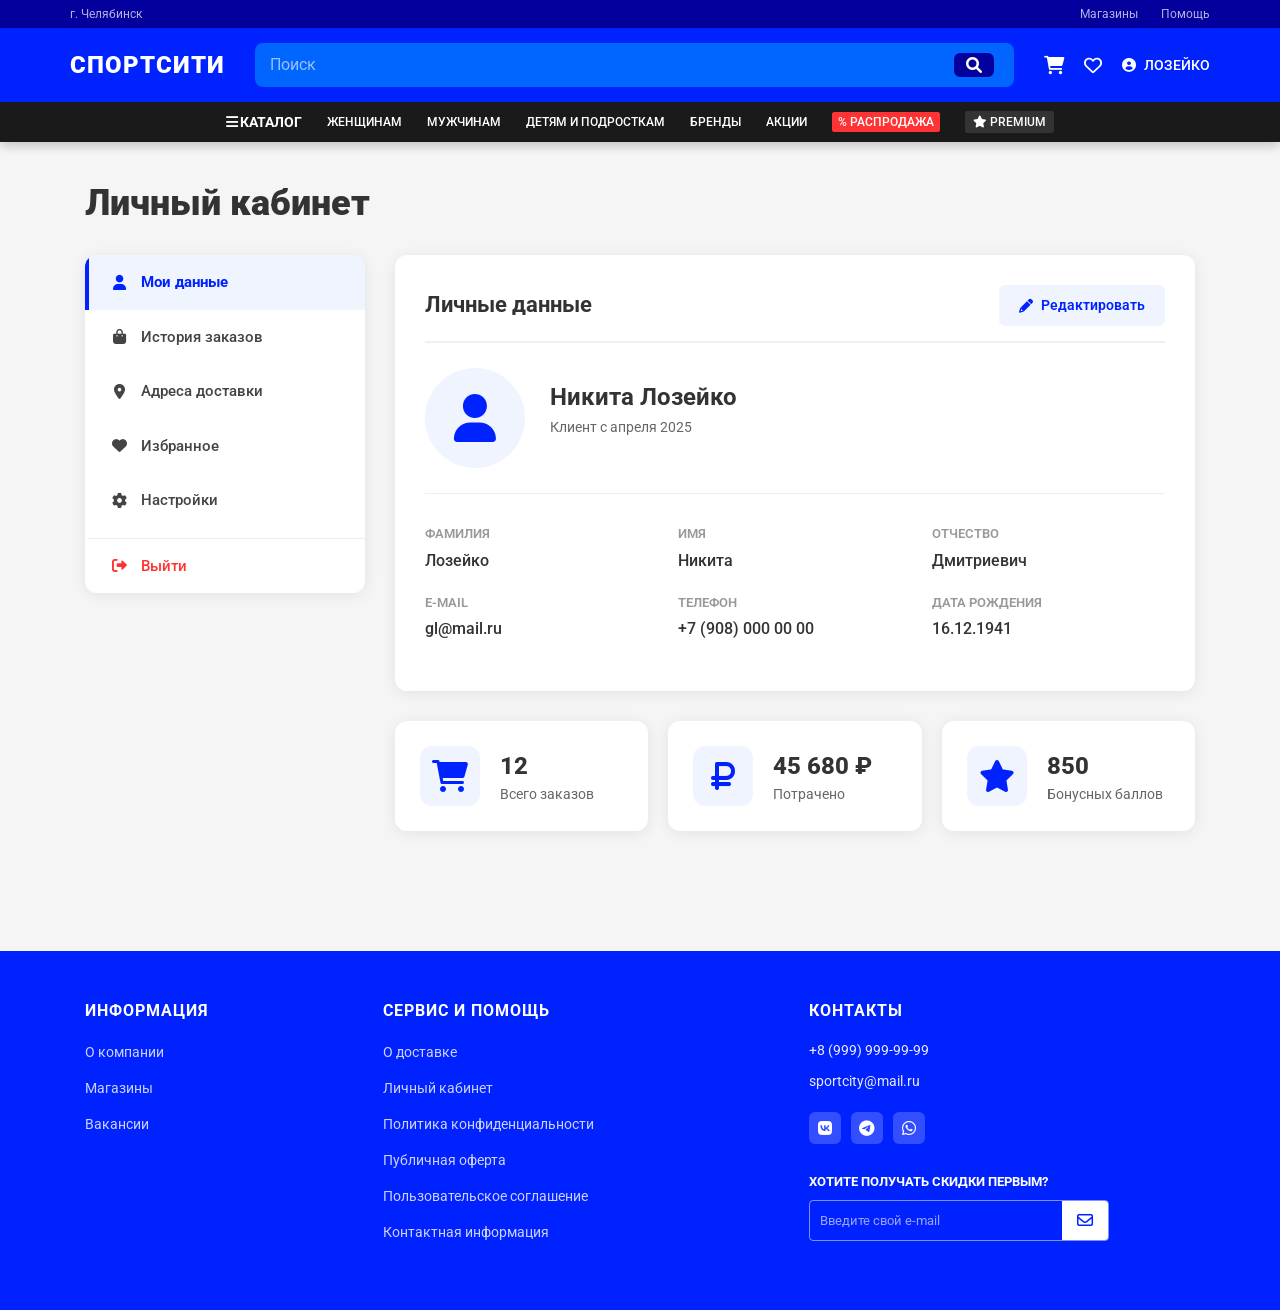
<file: profile.html>
<!DOCTYPE html>
<html lang="ru">
<head>
    <meta charset="UTF-8">
    <meta name="viewport" content="width=device-width, initial-scale=1.0">
    <title>Личный кабинет - СпортСити</title>
    <link rel="stylesheet" href="./assets/css/bootstrap.min.css"/>
    <link rel="stylesheet" href="./assets/css/style.css" />
    <link rel="stylesheet" href="./assets/css/profile.css" />
    <link rel="stylesheet" href="https://cdnjs.cloudflare.com/ajax/libs/font-awesome/6.0.0/css/all.min.css">
</head>
<body>

    <!-- ХЕДЕР (ИДЕНТИЧЕН ГЛАВНОЙ) -->
    <header class="top-header">
      <div class="top-bar container">
        <span>г. Челябинск</span>
          <div class="top-links">
            <a href="#">Магазины</a>
            <a href="#">Помощь</a>
          </div>
      </div>
    </header>

    <header class="site-header">
        <div class="main-header container">
            <a href="index.html" class="logo">СпортСити</a>
            
            <div class="search-bar">
                <input type="text" placeholder="Поиск">
                <button><i class="fas fa-search"></i></button>
            </div>

            <div class="user-actions">
                <a href="cart.html"><i class="fas fa-shopping-cart"></i></a>
                <a href="#"><i class="far fa-heart"></i></a>
                <a href="#" class="login active-user"><i class="fas fa-user-circle"></i> ЛОЗЕЙКО</a>
            </div>
        </div>

        <nav class="main-nav">
            <div class="container nav-container">
                <button class="catalog-btn" id="catalogBtn">
                    <i class="fas fa-bars"></i>КАТАЛОГ
                </button>
                <a href="#" class="nav-link">ЖЕНЩИНАМ</a>
                <a href="#" class="nav-link">МУЖЧИНАМ</a>
                <a href="#" class="nav-link">ДЕТЯМ И ПОДРОСТКАМ</a>
                <a href="#" class="nav-link">БРЕНДЫ</a>
                <a href="#" class="nav-link">АКЦИИ</a>
                <a href="#" class="nav-link sale-link">% РАСПРОДАЖА</a>
                <a href="#" class="nav-link premium-link"><i class="fas fa-star"></i> PREMIUM</a>
            </div>
        </nav>

        <!-- КАТАЛОГ -->
        <div class="catalog-dropdown" id="catalogDropdown">
            <div class="catalog-dropdown-header">
                <span class="catalog-dropdown-title">КАТАЛОГ</span>
                <button class="close-catalog-dropdown" id="closeCatalogDropdown"><i class="fas fa-times"></i></button>
            </div>
            <div class="catalog-dropdown-body">
                <div class="catalog-sidebar">
                    <ul>
                        <li class="active">Всё</li>
                        <li>Одежда</li>
                        <li>Обувь</li>
                        <li>Аксессуары</li>
                        <li>Спорт и отдых</li>
                        <li>Туризм</li>
                        <li>Питание</li>
                    </ul>
                </div>
                <div class="catalog-main">
                    <div class="catalog-column">
                        <h4>ЖЕНЩИНАМ</h4>
                        <a href="#">Кроссовки</a>
                        <a href="#">Кеды</a>
                        <a href="#">Ботинки</a>
                        <a href="#">Куртки</a>
                        <a href="#">Купальники</a>
                        <a href="#">Леггинсы</a>
                    </div>
                    <div class="catalog-column">
                        <h4>МУЖЧИНАМ</h4>
                        <a href="#">Кроссовки</a>
                        <a href="#">Кеды</a>
                        <a href="#">Ботинки</a>
                        <a href="#">Куртки</a>
                        <a href="#">Футболки</a>
                        <a href="#">Штаны</a>
                    </div>
                    <div class="catalog-column">
                        <h4>ДЕТЯМ</h4>
                        <a href="#">Девочкам</a>
                        <a href="#">Мальчикам</a>
                        <a href="#">Малышам</a>
                        <a href="#">Школьная форма</a>
                    </div>
                    <div class="catalog-column">
                        <h4>ВИДЫ СПОРТА</h4>
                        <a href="#">Бег</a>
                        <a href="#">Фитнес</a>
                        <a href="#">Футбол</a>
                        <a href="#">Плавание</a>
                        <a href="#">Зимний спорт</a>
                    </div>
                </div>
            </div>
        </div>
    </header>

    <!-- МОДАЛЬНОЕ ОКНО ВХОДА -->
    <div class="login-overlay" id="loginOverlay">
        <div class="login-modal">
            <button class="login-close" id="loginClose"><i class="fas fa-times"></i></button>
            <div class="login-image">
                <img src="./assets/img/Баннер_Для_Входа.png" alt="Спорт">
            </div>
            <div class="login-form-container">
                <h2>Войдите в аккаунт</h2>
                <form class="login-form">
                    <div class="form-group">
                        <label for="login">Логин</label>
                        <input type="text" id="login" name="login">
                    </div>
                    <div class="form-group">
                        <label for="password">Пароль</label>
                        <input type="password" id="password" name="password" placeholder="Длина пароля не менее 6 символов">
                    </div>
                    <div class="form-checkbox">
                        <input type="checkbox" id="remember" name="remember">
                        <label for="remember">Запомнить меня</label>
                    </div>
                    <button type="submit" class="login-btn">ВОЙТИ</button>
                    <div class="login-links">
                        <p>Ещё не зарегистрированы? <a href="register.html">Регистрация</a></p>
                        <a href="#" class="admin-link">Войти как администратор</a>
                    </div>
                </form>
            </div>
        </div>
    </div>

    <!-- ОСНОВНОЙ КОНТЕНТ - ЛИЧНЫЙ КАБИНЕТ -->
    <main class="profile-page">
        <div class="container">
            
            <h1 class="page-title">Личный кабинет</h1>

            <div class="profile-layout">
                
                <!-- БОКОВОЕ МЕНЮ -->
                <aside class="profile-sidebar">
                    <nav class="profile-nav">
                        <a href="#" class="active" data-tab="info">
                            <i class="fas fa-user"></i> Мои данные
                        </a>
                        <a href="#" data-tab="orders">
                            <i class="fas fa-shopping-bag"></i> История заказов
                        </a>
                        <a href="#" data-tab="addresses">
                            <i class="fas fa-map-marker-alt"></i> Адреса доставки
                        </a>
                        <a href="#" data-tab="favorites">
                            <i class="fas fa-heart"></i> Избранное
                        </a>
                        <a href="#" data-tab="settings">
                            <i class="fas fa-cog"></i> Настройки
                        </a>
                        <a href="index.html" class="logout-link">
                            <i class="fas fa-sign-out-alt"></i> Выйти
                        </a>
                    </nav>
                </aside>

                <!-- РАБОЧАЯ ОБЛАСТЬ -->
                <div class="profile-content">
                    
                    <!-- ВКЛАДКА: МОИ ДАННЫЕ -->
                    <div class="profile-tab active" id="tab-info">
                        <div class="profile-card">
                            <div class="card-header">
                                <h2>Личные данные</h2>
                                <button class="btn-edit" onclick="toggleEdit()"><i class="fas fa-pencil-alt"></i> Редактировать</button>
                            </div>
                            
                            <div class="user-avatar-section">
                                <div class="user-avatar">
                                    <i class="fas fa-user"></i>
                                </div>
                                <div class="user-basic-info">
                                    <h3>Никита Лозейко</h3>
                                    <p>Клиент с апреля 2025</p>
                                </div>
                            </div>

                            <div class="user-details" id="userDetails">
                                <div class="detail-row">
                                    <div class="detail-item">
                                        <label>Фамилия</label>
                                        <p>Лозейко</p>
                                    </div>
                                    <div class="detail-item">
                                        <label>Имя</label>
                                        <p>Никита</p>
                                    </div>
                                    <div class="detail-item">
                                        <label>Отчество</label>
                                        <p>Дмитриевич</p>
                                    </div>
                                </div>
                                
                                <div class="detail-row">
                                    <div class="detail-item">
                                        <label>E-Mail</label>
                                        <p>gl@mail.ru</p>
                                    </div>
                                    <div class="detail-item">
                                        <label>Телефон</label>
                                        <p>+7 (908) 000 00 00</p>
                                    </div>
                                    <div class="detail-item">
                                        <label>Дата рождения</label>
                                        <p>16.12.1941</p>
                                    </div>
                                </div>
                            </div>

                            <!-- Форма редактирования (скрыта по умолчанию) -->
                            <div class="edit-form" id="editForm" style="display: none;">
                                <div class="form-row-2">
                                    <div class="form-group">
                                        <label>Фамилия</label>
                                        <input type="text" class="form-input" value="Иванов">
                                    </div>
                                    <div class="form-group">
                                        <label>Имя</label>
                                        <input type="text" class="form-input" value="Константин">
                                    </div>
                                </div>
                                <div class="form-row-2">
                                    <div class="form-group">
                                        <label>Отчество</label>
                                        <input type="text" class="form-input" value="Сергеевич">
                                    </div>
                                    <div class="form-group">
                                        <label>E-Mail</label>
                                        <input type="email" class="form-input" value="nikita161208@mail.ru">
                                    </div>
                                </div>
                                <div class="form-row-2">
                                    <div class="form-group">
                                        <label>Телефон</label>
                                        <input type="tel" class="form-input" value="+7 (908) 000-00-00">
                                    </div>
                                    <div class="form-group">
                                        <label>Дата рождения</label>
                                        <input type="date" class="form-input" value="2008-12-16">
                                    </div>
                                </div>
                                <div class="form-actions">
                                    <button class="btn-save" onclick="saveChanges()">Сохранить</button>
                                    <button class="btn-cancel" onclick="cancelEdit()">Отмена</button>
                                </div>
                            </div>
                        </div>

                        <!-- СТАТИСТИКА ПОКУПОК -->
                        <div class="stats-grid">
                            <div class="stat-card">
                                <i class="fas fa-shopping-cart"></i>
                                <div class="stat-info">
                                    <span class="stat-value">12</span>
                                    <span class="stat-label">Всего заказов</span>
                                </div>
                            </div>
                            <div class="stat-card">
                                <i class="fas fa-ruble-sign"></i>
                                <div class="stat-info">
                                    <span class="stat-value">45 680 ₽</span>
                                    <span class="stat-label">Потрачено</span>
                                </div>
                            </div>
                            <div class="stat-card">
                                <i class="fas fa-star"></i>
                                <div class="stat-info">
                                    <span class="stat-value">850</span>
                                    <span class="stat-label">Бонусных баллов</span>
                                </div>
                            </div>
                        </div>
                    </div>

                    <!-- ВКЛАДКА: ИСТОРИЯ ЗАКАЗОВ -->
                    <div class="profile-tab" id="tab-orders">
                        <div class="profile-card">
                            <div class="card-header">
                                <h2>История заказов</h2>
                                <div class="filter-controls">
                                    <select class="filter-select">
                                        <option>Все заказы</option>
                                        <option>Активные</option>
                                        <option>Завершенные</option>
                                        <option>Отмененные</option>
                                    </select>
                                </div>
                            </div>

                            <div class="orders-list">
                                
                                <!-- Заказ 1 -->
                                <div class="order-item">
                                    <div class="order-header">
                                        <div class="order-info">
                                            <span class="order-number">Заказ #10248</span>
                                            <span class="order-date">15 апреля 2025</span>
                                        </div>
                                        <span class="order-status status-delivered">Доставлен</span>
                                    </div>
                                    <div class="order-products">
                                        <div class="product-mini">
                                            <img src="./assets/img/кроссовки1.png" alt="Товар">
                                            <div class="product-mini-info">
                                                <p>Кроссовки мужские Demix Frontline Wave 2</p>
                                                <span>1 шт. × 4 999 ₽</span>
                                            </div>
                                        </div>
                                        <div class="product-mini">
                                            <img src="./assets/img/НОСКИ.png" alt="Товар">
                                            <div class="product-mini-info">
                                                <p>Носки Nike Value Cotton Crew, 3 пары</p>
                                                <span>2 шт. × 1 349 ₽</span>
                                            </div>
                                        </div>
                                    </div>
                                    <div class="order-footer">
                                        <span class="order-total">Итого: 7 697 ₽</span>
                                        <button class="btn-repeat"><i class="fas fa-redo"></i> Повторить заказ</button>
                                        <button class="btn-details">Подробнее</button>
                                    </div>
                                </div>

                                <!-- Заказ 2 -->
                                <div class="order-item">
                                    <div class="order-header">
                                        <div class="order-info">
                                            <span class="order-number">Заказ #10235</span>
                                            <span class="order-date">10 апреля 2025</span>
                                        </div>
                                        <span class="order-status status-shipping">В пути</span>
                                    </div>
                                    <div class="order-products">
                                        <div class="product-mini">
                                            <img src="./assets/img/лонгслив.png" alt="Товар">
                                            <div class="product-mini-info">
                                                <p>Лонгслив спортивный M NK DF TEE RLGD LS</p>
                                                <span>1 шт. × 4 990 ₽</span>
                                            </div>
                                        </div>
                                    </div>
                                    <div class="order-footer">
                                        <span class="order-total">Итого: 4 990 ₽</span>
                                        <button class="btn-track"><i class="fas fa-truck"></i> Отследить</button>
                                        <button class="btn-details">Подробнее</button>
                                    </div>
                                </div>

                                <!-- Заказ 3 -->
                                <div class="order-item">
                                    <div class="order-header">
                                        <div class="order-info">
                                            <span class="order-number">Заказ #10220</span>
                                            <span class="order-date">5 апреля 2025</span>
                                        </div>
                                        <span class="order-status status-completed">Выдан</span>
                                    </div>
                                    <div class="order-products">
                                        <div class="product-mini">
                                            <img src="./assets/img/сумка.png" alt="Товар">
                                            <div class="product-mini-info">
                                                <p>Сумка спортивная унисекс Nike Academy Team</p>
                                                <span>1 шт. × 8 699 ₽</span>
                                            </div>
                                        </div>
                                        <div class="product-mini">
                                            <img src="./assets/img/повязка.png" alt="Товар">
                                            <div class="product-mini-info">
                                                <p>Повязка Nike</p>
                                                <span>1 шт. × 1 099 ₽</span>
                                            </div>
                                        </div>
                                    </div>
                                    <div class="order-footer">
                                        <span class="order-total">Итого: 9 798 ₽</span>
                                        <button class="btn-repeat"><i class="fas fa-redo"></i> Повторить заказ</button>
                                        <button class="btn-details">Подробнее</button>
                                    </div>
                                </div>

                                <!-- Заказ 4 -->
                                <div class="order-item">
                                    <div class="order-header">
                                        <div class="order-info">
                                            <span class="order-number">Заказ #10198</span>
                                            <span class="order-date">28 марта 2025</span>
                                        </div>
                                        <span class="order-status status-cancelled">Отменен</span>
                                    </div>
                                    <div class="order-products">
                                        <div class="product-mini">
                                            <img src="./assets/img/велосипедки.png" alt="Товар">
                                            <div class="product-mini-info">
                                                <p>Велосипедки Classic Kids Nike</p>
                                                <span>1 шт. × 1 290 ₽</span>
                                            </div>
                                        </div>
                                    </div>
                                    <div class="order-footer">
                                        <span class="order-total">Итого: 1 290 ₽</span>
                                        <button class="btn-details">Подробнее</button>
                                    </div>
                                </div>

                            </div>
                        </div>
                    </div>

                    <!-- ВКЛАДКА: АДРЕСА -->
                    <div class="profile-tab" id="tab-addresses">
                        <div class="profile-card">
                            <div class="card-header">
                                <h2>Адреса доставки</h2>
                                <button class="btn-add"><i class="fas fa-plus"></i> Добавить адрес</button>
                            </div>
                            
                            <div class="addresses-list">
                                <div class="address-card active">
                                    <div class="address-badge">Основной</div>
                                    <div class="address-info">
                                        <strong>г. Челябинск, ул. Кирова, 110, кв. 42</strong>
                                        <p>Подъезд 3, Этаж 5</p>
                                        <p class="address-phone">+7 (908) 709-87-88</p>
                                    </div>
                                    <div class="address-actions">
                                        <button class="btn-edit-small"><i class="fas fa-pencil-alt"></i></button>
                                        <button class="btn-delete-small"><i class="fas fa-trash"></i></button>
                                    </div>
                                </div>

                                <div class="address-card">
                                    <div class="address-info">
                                        <strong>г. Челябинск, пр. Ленина, 55, офис 12</strong>
                                        <p>Подъезд 1, Этаж 2</p>
                                        <p class="address-phone">+7 (908) 709-87-88</p>
                                    </div>
                                    <div class="address-actions">
                                        <button class="btn-set-default">Сделать основным</button>
                                        <button class="btn-edit-small"><i class="fas fa-pencil-alt"></i></button>
                                        <button class="btn-delete-small"><i class="fas fa-trash"></i></button>
                                    </div>
                                </div>
                            </div>
                        </div>
                    </div>

                    <!-- ВКЛАДКА: ИЗБРАННОЕ -->
                    <div class="profile-tab" id="tab-favorites">
                        <div class="profile-card">
                            <div class="card-header">
                                <h2>Избранные товары</h2>
                                <span class="items-count">4 товара</span>
                            </div>
                            
                            <div class="favorites-grid">
                                <div class="favorite-item">
                                    <div class="fav-image">
                                        <img src="./assets/img/кроссовки1.png" alt="Товар">
                                        <button class="btn-remove-fav"><i class="fas fa-times"></i></button>
                                    </div>
                                    <div class="fav-info">
                                        <p class="fav-title">Кроссовки мужские Demix Frontline Wave 2</p>
                                        <span class="fav-price">4 999 ₽</span>
                                        <button class="btn-to-cart-small">В корзину</button>
                                    </div>
                                </div>

                                <div class="favorite-item">
                                    <div class="fav-image">
                                        <img src="./assets/img/сумка.png" alt="Товар">
                                        <button class="btn-remove-fav"><i class="fas fa-times"></i></button>
                                    </div>
                                    <div class="fav-info">
                                        <p class="fav-title">Сумка спортивная унисекс Nike Academy Team</p>
                                        <span class="fav-price">8 699 ₽</span>
                                        <button class="btn-to-cart-small">В корзину</button>
                                    </div>
                                </div>

                                <div class="favorite-item">
                                    <div class="fav-image">
                                        <img src="./assets/img/лонгслив.png" alt="Товар">
                                        <button class="btn-remove-fav"><i class="fas fa-times"></i></button>
                                    </div>
                                    <div class="fav-info">
                                        <p class="fav-title">Лонгслив спортивный M NK DF TEE RLGD LS</p>
                                        <span class="fav-price">4 990 ₽</span>
                                        <button class="btn-to-cart-small">В корзину</button>
                                    </div>
                                </div>

                                <div class="favorite-item">
                                    <div class="fav-image">
                                        <img src="./assets/img/повязка.png" alt="Товар">
                                        <button class="btn-remove-fav"><i class="fas fa-times"></i></button>
                                    </div>
                                    <div class="fav-info">
                                        <p class="fav-title">Повязка Nike</p>
                                        <span class="fav-price">1 099 ₽</span>
                                        <button class="btn-to-cart-small">В корзину</button>
                                    </div>
                                </div>
                            </div>
                        </div>
                    </div>

                    <!-- ВКЛАДКА: НАСТРОЙКИ -->
                    <div class="profile-tab" id="tab-settings">
                        <div class="profile-card">
                            <div class="card-header">
                                <h2>Настройки аккаунта</h2>
                            </div>
                            
                            <div class="settings-section">
                                <h3>Уведомления</h3>
                                <div class="setting-item">
                                    <div class="setting-info">
                                        <strong>Email-рассылка</strong>
                                        <p>Получать новости об акциях и скидках</p>
                                    </div>
                                    <label class="switch">
                                        <input type="checkbox" checked>
                                        <span class="slider round"></span>
                                    </label>
                                </div>
                                <div class="setting-item">
                                    <div class="setting-info">
                                        <strong>SMS-уведомления</strong>
                                        <p>Статус заказа и доставка</p>
                                    </div>
                                    <label class="switch">
                                        <input type="checkbox" checked>
                                        <span class="slider round"></span>
                                    </label>
                                </div>
                            </div>

                            <div class="settings-section">
                                <h3>Безопасность</h3>
                                <div class="setting-item clickable" onclick="alert('Функция смены пароля')">
                                    <div class="setting-info">
                                        <strong>Сменить пароль</strong>
                                        <p>Последнее изменение: 15.04.2025</p>
                                    </div>
                                    <i class="fas fa-chevron-right"></i>
                                </div>
                                <div class="setting-item clickable" onclick="alert('Привязка соцсетей')">
                                    <div class="setting-info">
                                        <strong>Привязанные аккаунты</strong>
                                        <p>VK, Telegram</p>
                                    </div>
                                    <i class="fas fa-chevron-right"></i>
                                </div>
                            </div>

                            <div class="settings-section danger-zone">
                                <h3>Опасная зона</h3>
                                <div class="setting-item clickable" onclick="if(confirm('Вы уверены?')) window.location.href='index.html'">
                                    <div class="setting-info">
                                        <strong>Удалить аккаунт</strong>
                                        <p>Все данные будут безвозвратно удалены</p>
                                    </div>
                                    <button class="btn-danger">Удалить</button>
                                </div>
                            </div>
                        </div>
                    </div>

                </div>
            </div>

        </div>
    </main>

    <!-- ФУТЕР (ИДЕНТИЧЕН ГЛАВНОЙ) -->
    <footer class="site-footer">
        <div class="container">
            <div class="footer-grid">
                <div class="footer-column">
                    <h3>ИНФОРМАЦИЯ</h3>
                    <ul>
                        <li><a href="#">О компании</a></li>
                        <li><a href="#">Магазины</a></li>
                        <li><a href="#">Вакансии</a></li>
                    </ul>
                </div>
                <div class="footer-column">
                    <h3>СЕРВИС И ПОМОЩЬ</h3>
                    <ul>
                        <li><a href="#">О доставке</a></li>
                        <li><a href="#">Личный кабинет</a></li>
                        <li><a href="#">Политика конфиденциальности</a></li>
                        <li><a href="#">Публичная оферта</a></li>
                        <li><a href="#">Пользовательское соглашение</a></li>
                        <li><a href="#">Контактная информация</a></li>
                    </ul>
                </div>
                <div class="footer-column">
                    <h3>КОНТАКТЫ</h3>
                    <div class="footer-contacts">
                        <a href="tel:+89999999999" class="contact-phone">+8 (999) 999-99-99</a>
                        <a href="mailto:sportcity@mail.ru" class="contact-email">sportcity@mail.ru</a>
                        <div class="social-links">
                            <a href="#"><i class="fab fa-vk"></i></a>
                            <a href="#"><i class="fab fa-telegram-plane"></i></a>
                            <a href="#"><i class="fab fa-whatsapp"></i></a>
                        </div>
                        <div class="newsletter">
                            <h4>ХОТИТЕ ПОЛУЧАТЬ СКИДКИ ПЕРВЫМ?</h4>
                            <div class="newsletter-form">
                                <input type="email" placeholder="Введите свой e-mail">
                                <button><i class="far fa-envelope"></i></button>
                            </div>
                        </div>
                    </div>
                </div>
            </div>
        </div>
    </footer>

    <script src="./assets/js/bootstrap.bundle.min.js"></script>
    <script src="./assets/js/script.js"></script>
    <script src="./assets/js/profile.js"></script>
</body>
</html>
</file>
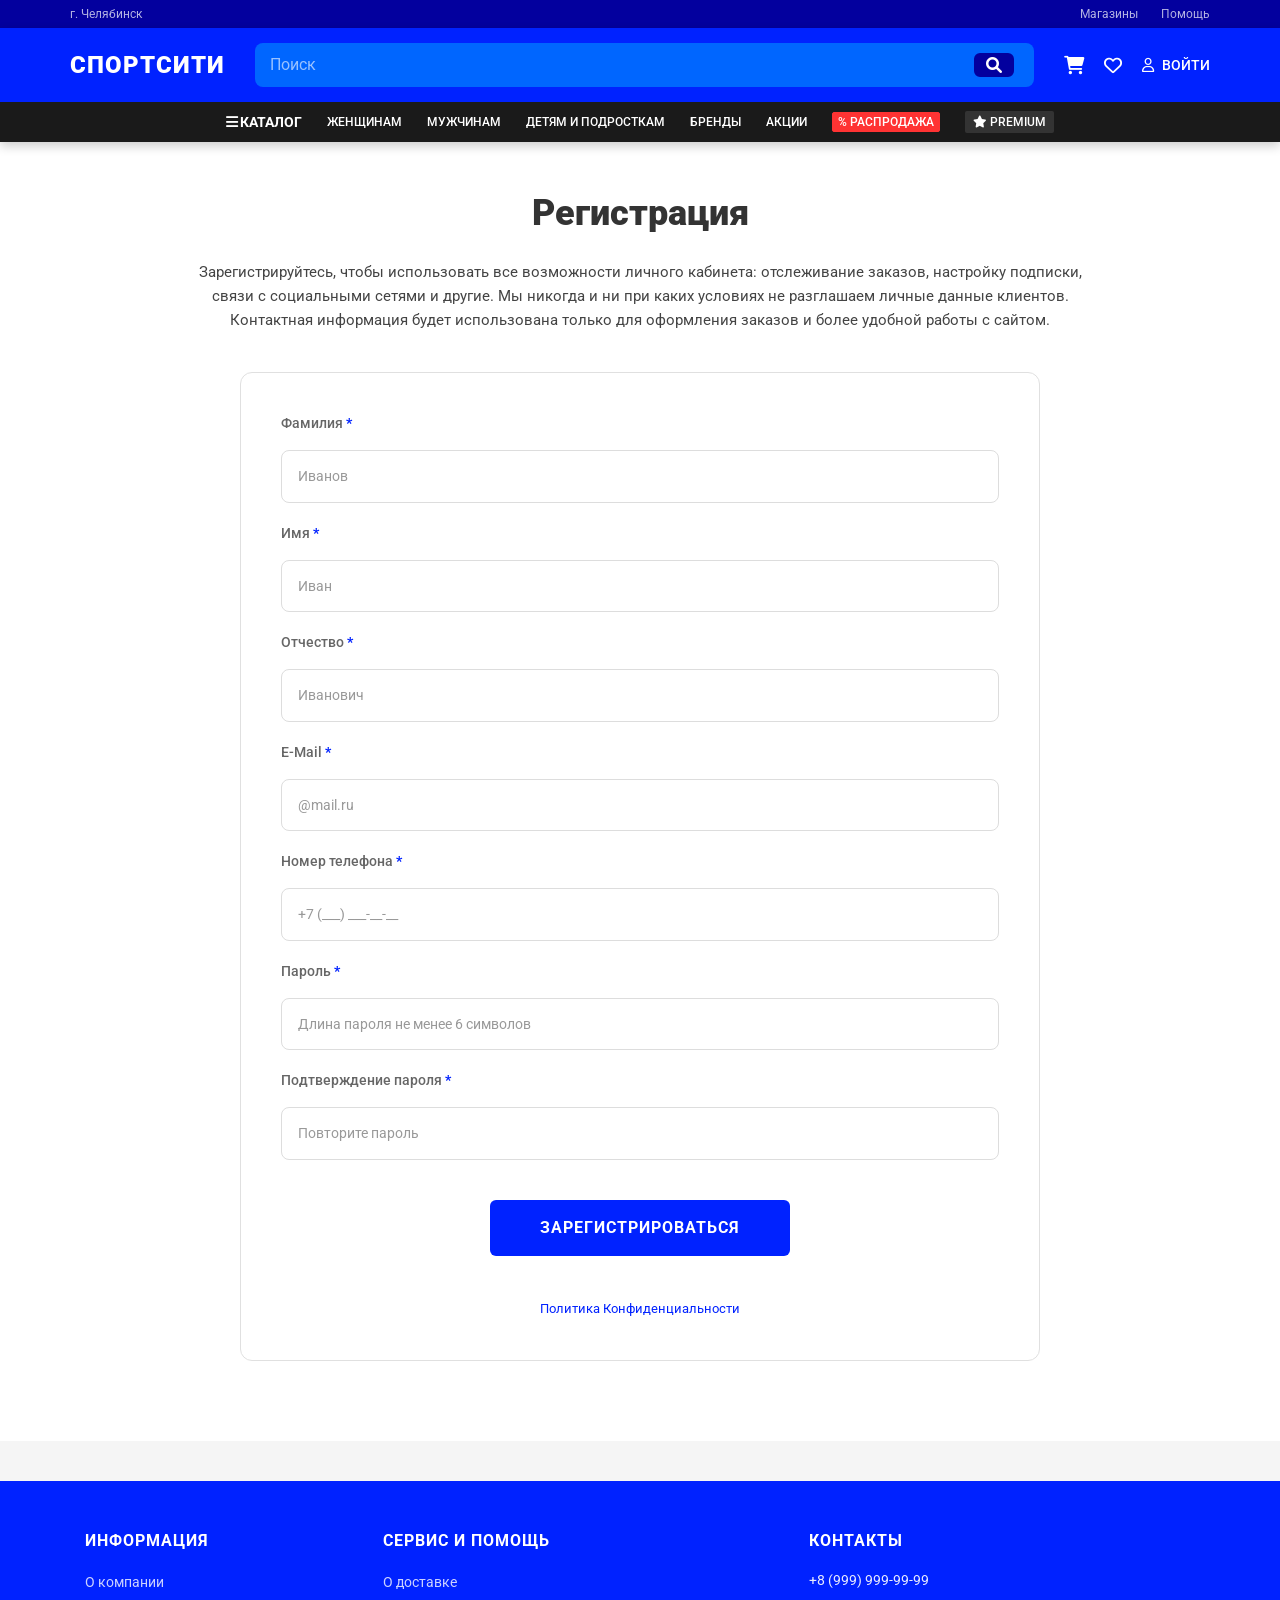
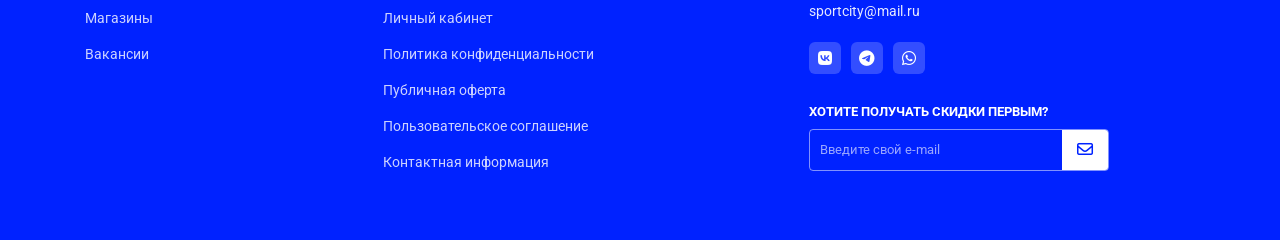
<file: registration.html>
<!DOCTYPE html>
<html lang="ru">
<head>
    <meta charset="UTF-8">
    <meta name="viewport" content="width=device-width, initial-scale=1.0">
    <title>Регистрация - СпортСити</title>
    <link rel="stylesheet" href="./assets/css/bootstrap.min.css"/>
    <link rel="stylesheet" href="./assets/css/style.css" />
    <link rel="stylesheet" href="./assets/css/registration.css" />
    <link rel="stylesheet" href="https://cdnjs.cloudflare.com/ajax/libs/font-awesome/6.0.0/css/all.min.css">
</head>
<body>

    <!-- ХЕДЕР -->
    <header class="top-header">
      <div class="top-bar container">
        <span>г. Челябинск</span>
          <div class="top-links">
            <a href="#">Магазины</a>
            <a href="#">Помощь</a>
          </div>
      </div>
    </header>

    <header class="site-header">
        <div class="main-header container">
            <a href="index.html" class="logo">СпортСити</a>
            <div class="search-bar">
                <input type="text" placeholder="Поиск">
                <button><i class="fas fa-search"></i></button>
            </div>
            <div class="user-actions">
                <a href="cart.html"><i class="fas fa-shopping-cart"></i></a>
                <a href="#"><i class="far fa-heart"></i></a>
                <a href="login.html" class="login"><i class="far fa-user"></i>ВОЙТИ</a>
            </div>
        </div>

        <nav class="main-nav">
            <div class="container nav-container">
                <button class="catalog-btn" id="catalogBtn"><i class="fas fa-bars"></i>КАТАЛОГ</button>
                <a href="#" class="nav-link">ЖЕНЩИНАМ</a>
                <a href="#" class="nav-link">МУЖЧИНАМ</a>
                <a href="#" class="nav-link">ДЕТЯМ И ПОДРОСТКАМ</a>
                <a href="#" class="nav-link">БРЕНДЫ</a>
                <a href="#" class="nav-link">АКЦИИ</a>
                <a href="#" class="nav-link sale-link">% РАСПРОДАЖА</a>
                <a href="#" class="nav-link premium-link"><i class="fas fa-star"></i> PREMIUM</a>
            </div>
        </nav>

        <!-- КАТАЛОГ DROPDOWN -->
        <div class="catalog-dropdown" id="catalogDropdown">
            <div class="catalog-dropdown-header">
                <span class="catalog-dropdown-title">КАТАЛОГ</span>
                <button class="close-catalog-dropdown" id="closeCatalogDropdown"><i class="fas fa-times"></i></button>
            </div>
            <div class="catalog-dropdown-body">
                <div class="catalog-sidebar">
                    <ul>
                        <li class="active">Всё</li>
                        <li>Одежда</li>
                        <li>Обувь</li>
                        <li>Аксессуары</li>
                        <li>Спорт и отдых</li>
                        <li>Туризм</li>
                        <li>Питание</li>
                    </ul>
                </div>
                <div class="catalog-main">
                    <div class="catalog-column">
                        <h4>ЖЕНЩИНАМ</h4>
                        <a href="#">Кроссовки</a>
                        <a href="#">Кеды</a>
                        <a href="#">Ботинки</a>
                        <a href="#">Куртки</a>
                        <a href="#">Купальники</a>
                        <a href="#">Леггинсы</a>
                    </div>
                    <div class="catalog-column">
                        <h4>МУЖЧИНАМ</h4>
                        <a href="#">Кроссовки</a>
                        <a href="#">Кеды</a>
                        <a href="#">Ботинки</a>
                        <a href="#">Куртки</a>
                        <a href="#">Футболки</a>
                        <a href="#">Штаны</a>
                    </div>
                    <div class="catalog-column">
                        <h4>ДЕТЯМ</h4>
                        <a href="#">Девочкам</a>
                        <a href="#">Мальчикам</a>
                        <a href="#">Малышам</a>
                        <a href="#">Школьная форма</a>
                    </div>
                    <div class="catalog-column">
                        <h4>ВИДЫ СПОРТА</h4>
                        <a href="#">Бег</a>
                        <a href="#">Фитнес</a>
                        <a href="#">Футбол</a>
                        <a href="#">Плавание</a>
                        <a href="#">Зимний спорт</a>
                    </div>
                </div>
            </div>
        </div>
    </header>

    <!-- МОДАЛЬНОЕ ОКНО ВХОДА -->
    <div class="login-overlay" id="loginOverlay">
        <div class="login-modal">
            <button class="login-close" id="loginClose"><i class="fas fa-times"></i></button>
            <div class="login-image">
                <img src="./assets/img/Баннер_Для_Входа.png" alt="Спорт">
            </div>
            <div class="login-form-container">
                <h2>Войдите в аккаунт</h2>
                <form class="login-form">
                    <div class="form-group">
                        <label for="login">Логин</label>
                        <input type="text" id="login" name="login">
                    </div>
                    <div class="form-group">
                        <label for="password">Пароль</label>
                        <input type="password" id="password" name="password" placeholder="Длина пароля не менее 6 символов">
                    </div>
                    <div class="form-checkbox">
                        <input type="checkbox" id="remember" name="remember">
                        <label for="remember">Запомнить меня</label>
                    </div>
                    <button type="submit" class="login-btn">ВОЙТИ</button>
                    <div class="login-links">
                        <p>Ещё не зарегистрированы? <a href="register.html">Регистрация</a></p>
                        <a href="#" class="admin-link">Войти как администратор</a>
                    </div>
                </form>
            </div>
        </div>
    </div>

    <!-- ОСНОВНОЙ КОНТЕНТ - РЕГИСТРАЦИЯ -->
    <main class="register-page">
        <div class="container">
            
            <h1 class="page-title">Регистрация</h1>

            <p class="register-description">
                Зарегистрируйтесь, чтобы использовать все возможности личного кабинета: отслеживание заказов, настройку подписки, связи с социальными сетями и другие. Мы никогда и ни при каких условиях не разглашаем личные данные клиентов. Контактная информация будет использована только для оформления заказов и более удобной работы с сайтом.
            </p>

            <div class="register-form-wrapper">
                <form class="register-form" id="registerForm" onsubmit="return handleRegister(event)">
                    
                    <div class="form-group">
                        <label for="lastName" class="form-label">Фамилия <span class="required">*</span></label>
                        <input type="text" id="lastName" name="lastName" class="form-input" placeholder="Иванов" required>
                    </div>

                    <div class="form-group">
                        <label for="firstName" class="form-label">Имя <span class="required">*</span></label>
                        <input type="text" id="firstName" name="firstName" class="form-input" placeholder="Иван" required>
                    </div>

                    <div class="form-group">
                        <label for="middleName" class="form-label">Отчество <span class="required">*</span></label>
                        <input type="text" id="middleName" name="middleName" class="form-input" placeholder="Иванович">
                    </div>

                    <div class="form-group">
                        <label for="email" class="form-label">E-Mail <span class="required">*</span></label>
                        <input type="email" id="email" name="email" class="form-input" placeholder="@mail.ru" required>
                    </div>

                    <div class="form-group">
                        <label for="phone" class="form-label">Номер телефона <span class="required">*</span></label>
                        <input type="tel" id="phone" name="phone" class="form-input" placeholder="+7 (___) ___-__-__" required>
                    </div>

                    <div class="form-group">
                        <label for="password" class="form-label">Пароль <span class="required">*</span></label>
                        <input type="password" id="password" name="password" class="form-input" placeholder="Длина пароля не менее 6 символов" minlength="6" required>
                    </div>

                    <div class="form-group">
                        <label for="confirmPassword" class="form-label">Подтверждение пароля <span class="required">*</span></label>
                        <input type="password" id="confirmPassword" name="confirmPassword" class="form-input" placeholder="Повторите пароль" minlength="6" required>
                    </div>

                    <div class="form-submit">
                        <button type="submit" class="btn-register">ЗАРЕГИСТРИРОВАТЬСЯ</button>
                    </div>

                    <div class="form-footer">
                        <a href="#" class="privacy-link">Политика Конфиденциальности</a>
                    </div>

                </form>
            </div>

        </div>
    </main>

    <!-- ФУТЕР -->
    <footer class="site-footer">
        <div class="container">
            <div class="footer-grid">
                <div class="footer-column">
                    <h3>ИНФОРМАЦИЯ</h3>
                    <ul>
                        <li><a href="#">О компании</a></li>
                        <li><a href="#">Магазины</a></li>
                        <li><a href="#">Вакансии</a></li>
                    </ul>
                </div>
                <div class="footer-column">
                    <h3>СЕРВИС И ПОМОЩЬ</h3>
                    <ul>
                        <li><a href="#">О доставке</a></li>
                        <li><a href="#">Личный кабинет</a></li>
                        <li><a href="#">Политика конфиденциальности</a></li>
                        <li><a href="#">Публичная оферта</a></li>
                        <li><a href="#">Пользовательское соглашение</a></li>
                        <li><a href="#">Контактная информация</a></li>
                    </ul>
                </div>
                <div class="footer-column">
                    <h3>КОНТАКТЫ</h3>
                    <div class="footer-contacts">
                        <a href="tel:+89999999999" class="contact-phone">+8 (999) 999-99-99</a>
                        <a href="mailto:sportcity@mail.ru" class="contact-email">sportcity@mail.ru</a>
                        <div class="social-links">
                            <a href="#"><i class="fab fa-vk"></i></a>
                            <a href="#"><i class="fab fa-telegram-plane"></i></a>
                            <a href="#"><i class="fab fa-whatsapp"></i></a>
                        </div>
                        <div class="newsletter">
                            <h4>ХОТИТЕ ПОЛУЧАТЬ СКИДКИ ПЕРВЫМ?</h4>
                            <div class="newsletter-form">
                                <input type="email" placeholder="Введите свой e-mail">
                                <button><i class="far fa-envelope"></i></button>
                            </div>
                        </div>
                    </div>
                </div>
            </div>
        </div>
    </footer>

    <script src="./assets/js/bootstrap.bundle.min.js"></script>
    <script src="./assets/js/script.js"></script>
    <script src="./assets/js/registration.js"></script>
</body>
</html>
</file>
<file: assets/css/style.css>
@import url("https://fonts.googleapis.com/css2?family=Roboto:wght@400;500;700;900&display=swap");

* {
    margin: 0;
    padding: 0;
    box-sizing: border-box;
    font-family: "Roboto", sans-serif;
}

body {
    background-color: #f5f5f5;
}

.container {
    max-width: 1200px;
    margin: 0 auto;
    padding: 0 15px;
}

/* ==================== ХЕДЕР ==================== */
.top-header {
    background-color: #03009e;
}

.site-header {
    background-color: #0022ff;
    color: white;
    position: sticky;
    top: 0;
    z-index: 1000;
    box-shadow: 0 4px 10px rgba(0, 0, 0, 0.2);
}

.top-bar {
    display: flex;
    justify-content: space-between;
    padding: 5px 0;
    font-size: 12px;
    color: rgba(255, 255, 255, 0.7);
}

.top-links a {
    color: rgba(255, 255, 255, 0.7);
    text-decoration: none;
    margin-left: 20px;
}

.top-links a:hover {
    color: white;
}

.main-header {
    display: flex;
    align-items: center;
    padding: 15px 0;
    gap: 30px;
}

.logo {
    font-size: 24px;
    font-weight: 900;
    color: white;
    text-decoration: none;
    text-transform: uppercase;
    letter-spacing: 1px;
}

.fa-search {
    border: solid #03009e 2px;
    border-radius: 6px;
    background-color: #03009e;
    display: flex;
    align-items: center;
    justify-content: center;
    padding: 2px 10px;
}

.search-bar {
    flex-grow: 1;
    display: flex;
    background-color: #0066ff;
    border-radius: 8px;
    padding: 5px;
}

.search-bar input {
    flex-grow: 1;
    background: transparent;
    border: none;
    color: white;
    padding: 5px 10px;
    outline: none;
}

.search-bar input::placeholder {
    color: rgba(255, 255, 255, 0.6);
}

.search-bar button {
    background: none;
    border: none;
    color: white;
    padding: 0 15px;
    cursor: pointer;
}

.user-actions {
    display: flex;
    align-items: center;
    gap: 20px;
}

.user-actions a {
    color: white;
    font-size: 18px;
    text-decoration: none;
    transition: opacity 0.3s;
}

.user-actions a:hover {
    opacity: 0.7;
}

.login {
    font-size: 14px !important;
    font-weight: 500;
    display: flex;
    align-items: center;
    gap: 8px;
}

.main-nav {
    background-color: #1a1a1a;
    position: relative;
}

.nav-container {
    display: flex;
    align-items: center;
    justify-content: center;
    height: 40px;
    gap: 25px;
}

.catalog-btn {
    background: none;
    border: none;
    color: white;
    font-size: 14px;
    font-weight: 700;
    cursor: pointer;
    display: flex;
    align-items: center;
    gap: 2px;
    padding: 0;
    text-transform: uppercase;
}

.nav-link {
    color: white;
    text-decoration: none;
    font-size: 12px;
    font-weight: 500;
    text-transform: uppercase;
    transition: color 0.3s;
}

.nav-link:hover {
    color: #cccccc;
}

.sale-link {
    border: solid #ff3333 1px;
    border-radius: 2px;
    background-color: #ff3333;
    padding: 0px 5px;
    color: #ffffff;
}

.sale-link:hover {
    color: #ff6666;
}

.premium-link {
    background-color: #333;
    padding: 2px 8px;
    border-radius: 2px;
    color: #fff;
}

/* ==================== КАТАЛОГ DROPDOWN ==================== */
.catalog-dropdown {
    position: absolute;
    top: 100%;
    left: 0;
    width: 100%;
    background: white;
    box-shadow: 0 10px 30px rgba(0,0,0,0.15);
    z-index: 999;
    opacity: 0;
    visibility: hidden;
    transform: translateY(-10px);
    transition: all 0.3s ease;
    border-top: 3px solid #0022FF;
}

.catalog-dropdown.active {
    opacity: 1;
    visibility: visible;
    transform: translateY(0);
}

.catalog-dropdown-header {
    padding: 20px 15px;
    border-bottom: 1px solid #eee;
    display: flex;
    justify-content: space-between;
    align-items: center;
    max-width: 1200px;
    margin: 0 auto;
}

.catalog-dropdown-title {
    font-size: 20px;
    font-weight: 900;
    color: #0022FF;
    text-transform: uppercase;
    letter-spacing: 1px;
}

.close-catalog-dropdown {
    background: none;
    border: none;
    font-size: 24px;
    cursor: pointer;
    color: #333;
    width: 40px;
    height: 40px;
    display: flex;
    align-items: center;
    justify-content: center;
    border-radius: 50%;
    transition: background 0.2s;
}

.close-catalog-dropdown:hover {
    background: #f5f5f5;
    color: #ff3333;
}

.catalog-dropdown-body {
    display: flex;
    max-width: 1200px;
    margin: 0 auto;
    min-height: 400px;
    padding: 20px 0;
}

.catalog-sidebar {
    width: 220px;
    background: #f9f9f9;
    border-right: 1px solid #eee;
    flex-shrink: 0;
}

.catalog-sidebar ul {
    list-style: none;
    padding: 0;
    margin: 0;
}

.catalog-sidebar li {
    padding: 12px 20px;
    cursor: pointer;
    color: #333;
    font-weight: 500;
    font-size: 14px;
    transition: all 0.2s;
    border-left: 3px solid transparent;
}

.catalog-sidebar li:hover,
.catalog-sidebar li.active {
    color: #0022FF;
    background: #fff;
    border-left: 3px solid #0022FF;
}

.catalog-main {
    flex-grow: 1;
    display: flex;
    padding: 0 40px;
    gap: 50px;
    align-items: flex-start;
}

.catalog-column h4 {
    font-size: 14px;
    font-weight: 700;
    margin-bottom: 15px;
    color: #0022FF;
    text-transform: uppercase;
    border-bottom: 2px solid #0022FF;
    display: inline-block;
    padding-bottom: 5px;
}

.catalog-column a {
    display: block;
    color: #555;
    text-decoration: none;
    padding: 6px 0;
    font-size: 13px;
    transition: color 0.2s;
}

.catalog-column a:hover {
    color: #0022FF;
}

/* ==================== МОДАЛЬНОЕ ОКНО ==================== */
.login-overlay {
    position: fixed;
    top: 0;
    left: 0;
    width: 100%;
    height: 100%;
    background: rgba(0, 0, 0, 0.7);
    z-index: 3000;
    display: flex;
    align-items: center;
    justify-content: center;
    opacity: 0;
    visibility: hidden;
    transition: opacity 0.3s ease, visibility 0.3s ease;
}

.login-overlay.active {
    opacity: 1;
    visibility: visible;
}

.login-modal {
    display: flex;
    width: 900px;
    max-width: 95%;
    background: white;
    border-radius: 20px;
    overflow: hidden;
    position: relative;
    transform: scale(0.9);
    transition: transform 0.3s ease;
}

.login-overlay.active .login-modal {
    transform: scale(1);
}

.login-close {
    position: absolute;
    top: 20px;
    right: 20px;
    background: none;
    border: none;
    font-size: 24px;
    color: #333;
    cursor: pointer;
    z-index: 10;
    width: 40px;
    height: 40px;
    display: flex;
    align-items: center;
    justify-content: center;
    border-radius: 50%;
    transition: background 0.2s;
}

.login-close:hover {
    background: rgba(0, 0, 0, 0.05);
}

.login-image {
    flex: 1;
    min-height: 500px;
    overflow: hidden;
}

.login-image img {
    width: 100%;
    height: 100%;
    object-fit: cover;
}

.login-form-container {
    flex: 1;
    padding: 50px 40px;
    display: flex;
    flex-direction: column;
    justify-content: center;
}

.login-form-container h2 {
    font-size: 28px;
    font-weight: 700;
    margin-bottom: 30px;
    color: #333;
    text-align: center;
}

.login-form {
    display: flex;
    flex-direction: column;
    gap: 20px;
}

.form-group {
    display: flex;
    flex-direction: column;
    gap: 8px;
}

.form-group label {
    font-size: 14px;
    color: #666;
    font-weight: 500;
}

.form-group input {
    padding: 14px 16px;
    border: 1px solid #ddd;
    border-radius: 8px;
    font-size: 15px;
    outline: none;
    transition: border-color 0.2s;
}

.form-group input:focus {
    border-color: #0022ff;
}

.form-checkbox {
    display: flex;
    align-items: center;
    gap: 10px;
}

.form-checkbox input[type="checkbox"] {
    width: 18px;
    height: 18px;
    accent-color: #0022ff;
    cursor: pointer;
}

.form-checkbox label {
    font-size: 14px;
    color: #666;
    cursor: pointer;
}

.login-btn {
    background-color: #0022ff;
    color: white;
    border: none;
    padding: 16px;
    border-radius: 8px;
    font-size: 18px;
    font-weight: 700;
    cursor: pointer;
    transition: background 0.2s;
    margin-top: 10px;
}

.login-btn:hover {
    background-color: #0011cc;
}

.login-links {
    text-align: center;
    margin-top: 10px;
}

.login-links p {
    font-size: 14px;
    color: #666;
    margin-bottom: 10px;
}

.login-links a {
    color: #0022ff;
    text-decoration: none;
    font-size: 14px;
    font-weight: 500;
}

.login-links a:hover {
    text-decoration: underline;
}

.admin-link {
    display: block;
    margin-top: 5px;
    font-size: 13px;
    color: #0022ff;
}

/* ==================== БАННЕР ==================== */
.banner-wrapper {
    position: relative;
    width: 100%;
    height: 600px;
    overflow: hidden;
}

.banner-image {
    width: 100%;
    height: 100%;
    object-fit: cover;
}

.banner-overlay {
    position: absolute;
    top: 0;
    left: 0;
    width: 60%;
    height: 100%;
    background: linear-gradient(90deg, rgba(0,34,255,0.9) 0%, rgba(0,34,255,0) 100%);
    z-index: 1;
}

.banner-content {
    position: absolute;
    top: 50%;
    left: 10%;
    transform: translateY(-50%);
    z-index: 2;
    color: white;
}

.banner-content h1 {
    font-size: 72px;
    font-weight: 900;
    margin-bottom: 10px;
    text-shadow: 2px 2px 4px rgba(0,0,0,0.2);
}

.banner-content h3 {
    font-size: 32px;
    font-weight: 400;
    margin-bottom: 20px;
}

.banner-content .discount {
    font-size: 90px;
    font-weight: 900;
    line-height: 1;
}

/* ==================== ОБЩИЕ СЕКЦИИ ==================== */
section {
    padding: 40px 0;
}

.section-title {
    font-size: 24px;
    font-weight: 700;
    margin-bottom: 30px;
    color: #333;
}

/* ==================== БРЕНДЫ ==================== */
.brands-row {
    display: flex;
    justify-content: space-between;
    gap: 15px;
    padding: 10px 0;
}

.brands-row a {
    flex: 1;
    text-decoration: none;
    color: inherit;
    display: block;
}

.brand-item {
    background-color: #d6e4ff;
    border-radius: 12px;
    flex: 1;
    height: 80px;
    display: flex;
    align-items: center;
    justify-content: center;
    padding: 15px;
    transition: transform 0.2s;
    cursor: pointer;
}

.brand-item:hover {
    transform: scale(1.05);
    background-color: #c2d6ff;
}

.brand-item img {
    max-width: 100%;
    max-height: 100%;
    object-fit: contain;
    filter: grayscale(100%);
    transition: filter 0.3s;
}

.brand-item:hover img {
    filter: grayscale(0%);
}

/* ==================== КАРТОЧКИ ТОВАРОВ ==================== */
.products-row {
    display: flex;
    gap: 20px;
}

.product-card {
    display: flex;
    flex-direction: column;
    background: white;
    border-radius: 12px;
    overflow: hidden;
    border: 1px solid #eee;
    transition: box-shadow 0.3s, transform 0.3s;
    cursor: pointer;
    flex: 1;
    min-width: 0;
}

.product-card:hover {
    box-shadow: 0 10px 20px rgba(0, 0, 0, 0.1);
    transform: translateY(-5px);
}

.product-image-wrapper {
    position: relative;
    background-color: #f5f5f5;
    display: flex;
    align-items: center;
    justify-content: center;
    overflow: hidden;
    border-radius: 12px 12px 0 0;
    min-height: 250px;
    /* УБРАЛИ padding: 20px */
}

.product-img {
    width: 100%;
    max-height: 300px;
    object-fit: contain;
    transition: transform 0.3s;
}

.product-card:hover .product-img {
    transform: scale(1.05);
}

.wishlist-btn {
    position: absolute;
    top: 10px;
    right: 10px;
    background: white;
    border: none;
    width: 32px;
    height: 32px;
    border-radius: 50%;
    display: flex;
    align-items: center;
    justify-content: center;
    cursor: pointer;
    box-shadow: 0 2px 5px rgba(0, 0, 0, 0.1);
    color: #ccc;
    transition: all 0.2s;
    z-index: 10;
}

.wishlist-btn:hover {
    color: #ff3333;
}

.product-badges {
    position: absolute;
    bottom: 10px;
    left: 10px;
    display: flex;
    flex-direction: column;
    gap: 5px;
    z-index: 2;
}

.badge-discount {
    background-color: #ff3333;
    color: white;
    font-size: 11px;
    font-weight: 700;
    padding: 3px 6px;
    border-radius: 4px;
}

.badge-split {
    background-color: #28a745;
    color: white;
    font-size: 11px;
    font-weight: 700;
    padding: 3px 6px;
    border-radius: 4px;
}

.product-info {
    padding: 15px;
    display: flex;
    flex-direction: column;
    flex-grow: 1;
    gap: 10px;
}

.product-price {
    margin-bottom: 5px;
}

.current-price {
    font-size: 18px;
    font-weight: 700;
    color: #333;
    margin-right: 8px;
}

.old-price {
    font-size: 14px;
    color: #999;
    text-decoration: line-through;
}

.product-title {
    font-size: 14px;
    color: #333;
    line-height: 1.4;
    margin: 0;
    flex-grow: 1;
    display: -webkit-box;
    -webkit-line-clamp: 2;
    -webkit-box-orient: vertical;
    overflow: hidden;
}

.product-rating {
    display: flex;
    align-items: center;
    gap: 5px;
    font-size: 13px;
    color: #333;
}

.product-rating .fas.fa-star {
    color: #0022ff;
}

.rating-count {
    color: #999;
}

.btn-cart {
    background-color: #0022ff;
    color: white;
    border: none;
    padding: 12px;
    border-radius: 8px;
    font-weight: 600;
    cursor: pointer;
    transition: background 0.2s;
    width: 100%;
    margin-top: auto;
}

.btn-cart:hover {
    background-color: #0011cc;
}

/* ==================== ИСПРАВЛЕНИЕ СТРЕЛОК СЛАЙДЕРА ==================== */
#productsCarousel .carousel-control-prev,
#productsCarousel .carousel-control-next {
    width: 40px;
    height: 40px;
    top: 50%;
    transform: translateY(-50%);
    background-color: white;
    border-radius: 50%;
    box-shadow: 0 2px 10px rgba(0, 0, 0, 0.1);
    opacity: 0;
    transition: opacity 0.3s;
    z-index: 100;
}

#productsCarousel:hover .carousel-control-prev,
#productsCarousel:hover .carousel-control-next {
    opacity: 1;
}

#productsCarousel .carousel-control-prev {
    left: -50px;
}

#productsCarousel .carousel-control-next {
    right: -50px;
}

#productsCarousel .carousel-control-prev-icon,
#productsCarousel .carousel-control-next-icon {
    filter: invert(1);
    width: 15px;
    height: 15px;
}

#brandsCarousel .carousel-control-prev,
#brandsCarousel .carousel-control-next {
    width: 40px;
    height: 40px;
    top: 50%;
    transform: translateY(-50%);
    background-color: white;
    border-radius: 50%;
    box-shadow: 0 2px 10px rgba(0, 0, 0, 0.1);
    opacity: 0;
    transition: opacity 0.3s;
    z-index: 100;
}

#brandsCarousel:hover .carousel-control-prev,
#brandsCarousel:hover .carousel-control-next {
    opacity: 1;
}

#brandsCarousel .carousel-control-prev {
    left: -50px;
}

#brandsCarousel .carousel-control-next {
    right: -50px;
}

#brandsCarousel .carousel-control-prev-icon,
#brandsCarousel .carousel-control-next-icon {
    filter: invert(1);
    width: 15px;
    height: 15px;
}

#reviewsCarousel .carousel-control-prev,
#reviewsCarousel .carousel-control-next {
    width: 40px;
    height: 40px;
    top: 50%;
    transform: translateY(-50%);
    background-color: white;
    border-radius: 50%;
    box-shadow: 0 2px 10px rgba(0, 0, 0, 0.1);
    opacity: 1;
}

#reviewsCarousel .carousel-control-prev {
    left: -20px;
}

#reviewsCarousel .carousel-control-next {
    right: -20px;
}

#reviewsCarousel .carousel-control-prev-icon,
#reviewsCarousel .carousel-control-next-icon {
    filter: invert(1);
    width: 15px;
    height: 15px;
}

.steps-container {
    display: flex;
    justify-content: space-between;
    align-items: flex-start;
    position: relative;
    margin: 0 -15px;
}

.step-item {
    display: flex;
    flex-direction: column;
    align-items: center;
    text-align: center;
    width: 18%;
    z-index: 2;
    position: relative;
    padding: 0 10px;
}

.step-circle {
    width: 130px;
    height: 130px;
    background-color: #a4c8ff;
    border-radius: 50%;
    position: relative;
    display: flex;
    align-items: center;
    justify-content: center;
    margin-bottom: 20px;
    box-shadow: 0 5px 15px rgba(164, 200, 255, 0.4);
}

.step-number {
    font-size: 42px;
    font-weight: 700;
    color: white;
    opacity: 0.9;
}

.step-icon {
    position: absolute;
    bottom: -10px;
    left: -10px;
    display: flex;
    align-items: center;
    justify-content: center;
}

.step-icon img {
    object-fit: contain;
}

.step-text h3 {
    font-size: 16px;
    font-weight: 700;
    color: #333;
    margin-bottom: 5px;
}

.step-text p {
    font-size: 13px;
    color: #777;
    margin: 0;
}

.step-connector {
    flex-grow: 1;
    height: 60px;
    margin-top: 20px;
    position: relative;
    z-index: 1;
    margin-left: -55px;
    margin-right: -55px;
}

.step-connector svg {
    width: 100%;
    height: 100%;
    overflow: visible;
}

.step-connector path {
    fill: none;
    stroke: #ff3333;
    stroke-width: 3;
    stroke-dasharray: 6, 5;
}

/* ==================== ОТЗЫВЫ ==================== */
.reviews-row {
    display: flex;
    gap: 25px;
    padding: 10px 0;
}

.review-card {
    background: white;
    border-radius: 16px;
    padding: 25px;
    flex: 1;
    box-shadow: 0 4px 15px rgba(0, 0, 0, 0.05);
    transition: transform 0.3s, box-shadow 0.3s;
    display: flex;
    flex-direction: column;
}

.review-card:hover {
    transform: translateY(-5px);
    box-shadow: 0 10px 25px rgba(0, 0, 0, 0.1);
}

.review-header {
    display: flex;
    justify-content: space-between;
    align-items: center;
    margin-bottom: 15px;
}

.review-author {
    display: flex;
    align-items: center;
    gap: 8px;
}

.author-name {
    font-size: 18px;
    font-weight: 700;
    color: #333;
}

.verified-icon {
    color: #0022ff;
    font-size: 16px;
}

.review-stars {
    color: #ffc107;
    font-size: 14px;
}

.review-text {
    font-size: 14px;
    color: #555;
    line-height: 1.6;
    margin: 0;
    flex-grow: 1;
}

#reviewsCarousel .carousel-control-prev,
#reviewsCarousel .carousel-control-next {
    width: 40px;
    height: 40px;
    top: 50%;
    transform: translateY(-50%);
    background-color: white;
    border-radius: 50%;
    box-shadow: 0 2px 10px rgba(0, 0, 0, 0.1);
    opacity: 1;
}

#reviewsCarousel .carousel-control-prev {
    left: -20px;
}

#reviewsCarousel .carousel-control-next {
    right: -20px;
}

#reviewsCarousel .carousel-control-prev-icon,
#reviewsCarousel .carousel-control-next-icon {
    filter: invert(1);
    width: 15px;
    height: 15px;
}

/* ==================== ФУТЕР ==================== */
.site-footer {
    background-color: #0022ff;
    color: white;
    padding: 50px 0;
    margin-top: 40px;
}

.footer-grid {
    display: grid;
    grid-template-columns: 1fr 1.5fr 1.5fr;
    gap: 40px;
}

.footer-column h3 {
    font-size: 16px;
    font-weight: 700;
    margin-bottom: 20px;
    text-transform: uppercase;
    letter-spacing: 1px;
}

.footer-column ul {
    list-style: none;
    padding: 0;
}

.footer-column ul li {
    margin-bottom: 12px;
}

.footer-column ul li a {
    color: white;
    text-decoration: none;
    font-size: 14px;
    opacity: 0.8;
    transition: opacity 0.3s;
}

.footer-column ul li a:hover {
    opacity: 1;
    text-decoration: underline;
}

.footer-contacts {
    display: flex;
    flex-direction: column;
    gap: 10px;
}

.contact-phone,
.contact-email {
    color: white;
    text-decoration: none;
    font-size: 14px;
    opacity: 0.9;
}

.social-links {
    display: flex;
    gap: 10px;
    margin: 10px 0 20px;
}

.social-links a {
    display: flex;
    align-items: center;
    justify-content: center;
    width: 32px;
    height: 32px;
    background-color: rgba(255, 255, 255, 0.2);
    color: white;
    border-radius: 6px;
    text-decoration: none;
    font-size: 16px;
    transition: background 0.2s;
}

.social-links a:hover {
    background-color: white;
    color: #0022ff;
}

.newsletter h4 {
    font-size: 13px;
    font-weight: 700;
    margin-bottom: 10px;
    text-transform: uppercase;
}

.newsletter-form {
    display: flex;
    background: transparent;
    border: 1px solid rgba(255, 255, 255, 0.5);
    border-radius: 4px;
    overflow: hidden;
    max-width: 300px;
}

.newsletter-form input {
    flex-grow: 1;
    background: transparent;
    border: none;
    padding: 10px;
    color: white;
    font-size: 13px;
    outline: none;
}

.newsletter-form input::placeholder {
    color: rgba(255, 255, 255, 0.6);
}

.newsletter-form button {
    background: white;
    border: none;
    padding: 0 15px;
    cursor: pointer;
    color: #0022ff;
    font-size: 16px;
    transition: color 0.2s;
}

.newsletter-form button:hover {
    color: #0011cc;
}

@media (max-width: 1399px) {
  .container { max-width: 1140px; }
 
  .banner-content h1 { font-size: 60px; }
  .banner-content .discount { font-size: 76px; }
 
  #productsCarousel .carousel-control-prev,
  #brandsCarousel .carousel-control-prev { left: -20px; }
  #productsCarousel .carousel-control-next,
  #brandsCarousel .carousel-control-next { right: -20px; }
}
 
/* =============================================================
   MEDIUM (992–1199px) — планшет горизонтально
============================================================= */
@media (max-width: 1199px) {
  .container { padding: 0 24px; }
 
  /* Header */
  .main-header { gap: 18px; }
  .logo { font-size: 22px; }
  .nav-link { font-size: 11px; padding: 0 10px; }
  .catalog-btn { padding: 0 14px; font-size: 12px; }
 
  /* Banner */
  .banner-wrapper { height: 480px; }
  .banner-content h1 { font-size: 52px; }
  .banner-content h3 { font-size: 24px; }
  .banner-content .discount { font-size: 64px; }
 
  /* Products — 3 per row */
  .products-row {
    display: grid;
    grid-template-columns: repeat(3, 1fr);
    gap: 16px;
  }
 
  .product-image-wrapper { min-height: 210px; }
  .product-img { max-height: 210px; }
 
  /* Brands — 5 per row still OK */
  .brand-item { height: 72px; }
 
  /* Catalog arrows */
  #productsCarousel .carousel-control-prev,
  #brandsCarousel .carousel-control-prev { left: 0; }
  #productsCarousel .carousel-control-next,
  #brandsCarousel .carousel-control-next { right: 0; }
  #productsCarousel .carousel-control-prev,
  #productsCarousel .carousel-control-next,
  #brandsCarousel .carousel-control-prev,
  #brandsCarousel .carousel-control-next { opacity: 0.7; }
 
  /* Footer */
  .footer-grid { grid-template-columns: 1fr 1fr; }
  .footer-column:last-child { grid-column: 1 / -1; }
 
  /* Steps */
  .step-circle { width: 100px; height: 100px; }
  .step-number { font-size: 34px; }
  .step-text h3 { font-size: 13px; }
  .step-text p { font-size: 12px; }
  .step-connector { margin-left: -40px; margin-right: -40px; }
}
 
/* =============================================================
   SMALL (768–991px) — планшет вертикально
============================================================= */
@media (max-width: 991px) {
  .container { padding: 0 18px; }
 
  /* Top bar */
  .top-bar { padding: 5px 0; font-size: 11px; }
 
  /* Header */
  .main-header {
    flex-wrap: wrap;
    padding: 12px 0;
    gap: 12px;
  }
 
  .logo { flex: 1; font-size: 22px; }
 
  .user-actions { order: 2; }
  .user-actions .login { display: none !important; }
 
  .search-bar { width: 100%; order: 3; flex: none; }
 
  /* Nav — hide text links, keep catalog btn */
  .nav-container {
    padding: 10px 0;
    height: auto;
    justify-content: flex-start;
    gap: 8px;
    flex-wrap: wrap;
  }
 
  .nav-link { display: none; }
  .sale-link, .premium-link { display: none; }
 
  .catalog-btn {
    height: 40px;
    border-radius: 8px;
    padding: 0 20px;
    font-size: 13px;
  }
 
  /* Catalog dropdown */
  .catalog-dropdown {
    position: fixed;
    top: 0;
    left: 0;
    width: 100%;
    height: 100vh;
    overflow-y: auto;
    border-top: none;
  }
 
  .catalog-dropdown-body { flex-direction: column; min-height: auto; }
 
  .catalog-sidebar {
    width: 100%;
    border-right: none;
    border-bottom: 1px solid #eee;
  }
 
  .catalog-sidebar ul {
    display: flex;
    flex-wrap: wrap;
    gap: 4px;
    padding: 12px;
  }
 
  .catalog-sidebar li {
    border: 1px solid #e0e4ff;
    border-left: 3px solid transparent;
    border-radius: 8px;
    padding: 8px 14px;
    font-size: 13px;
  }
 
  .catalog-sidebar li:hover,
  .catalog-sidebar li.active {
    background: #eef1ff;
    border-left-color: #0022ff;
  }
 
  .catalog-main {
    display: grid;
    grid-template-columns: repeat(2, 1fr);
    padding: 20px 18px;
    gap: 24px;
  }
 
  /* Banner */
  .banner-wrapper { height: 380px; }
  .banner-overlay { background: linear-gradient(120deg, rgba(0,20,180,0.85) 0%, rgba(0,20,180,0.25) 65%, transparent 100%); }
  .banner-content { left: 6%; }
  .banner-content h1 { font-size: 44px; }
  .banner-content h3 { font-size: 20px; }
  .banner-content .discount { font-size: 56px; }
 
  /* Products — 2 per row */
  .products-row {
    grid-template-columns: repeat(2, 1fr);
    gap: 14px;
  }
 
  /* Brands — 3 per row */
  .brands-row {
    display: grid;
    grid-template-columns: repeat(3, 1fr);
    gap: 12px;
  }
 
  .brands-row a { flex: unset; }
 
  #brandsCarousel .carousel-control-prev,
  #brandsCarousel .carousel-control-next { display: none; }
 
  /* Steps — column */
  .steps-container {
    flex-direction: column;
    gap: 16px;
    margin: 0;
  }
 
  .step-item {
    width: 100%;
    flex-direction: row;
    text-align: left;
    align-items: center;
    gap: 20px;
    background: #fff;
    border-radius: 16px;
    padding: 20px 24px;
    box-shadow: 0 4px 14px rgba(0,0,0,0.06);
    border: 1px solid #eaecf2;
  }
 
  .step-circle {
    width: 80px;
    height: 80px;
    flex-shrink: 0;
    margin-bottom: 0;
  }
 
  .step-number { font-size: 30px; }
  .step-icon { display: none; }
  .step-connector { display: none; }
 
  .step-text h3 { font-size: 15px; margin-bottom: 3px; }
 
  /* Reviews — single column */
  .reviews-row {
    flex-direction: column;
    gap: 14px;
  }
 
  #reviewsCarousel .carousel-control-prev,
  #reviewsCarousel .carousel-control-next { display: none; }
 
  /* Login modal */
  .login-modal {
    flex-direction: column;
    border-radius: 16px;
  }
 
  .login-image { min-height: 180px; }
  .login-form-container { padding: 28px 24px; }
 
  /* Footer */
  .footer-grid {
    grid-template-columns: 1fr 1fr;
    gap: 32px;
  }
 
  .footer-column:last-child { grid-column: 1 / -1; }
}
 
/* =============================================================
   MOBILE LARGE (480–767px)
============================================================= */
@media (max-width: 767px) {
  .container { padding: 0 15px; }
 
  /* Top bar — скрыть */
  .top-header { display: none; }
 
  /* Site header */
  .site-header { box-shadow: 0 3px 12px rgba(0,0,150,0.2); }
 
  .main-header {
    padding: 11px 0;
    gap: 10px;
  }
 
  .logo { font-size: 20px; }
 
  .user-actions a { font-size: 18px; }
  .user-actions { gap: 14px; }
 
  /* Nav */
  .nav-container { padding: 8px 12px; }
 
  .catalog-btn {
    width: 100%;
    max-width: none;
    height: 42px;
    border-radius: 10px;
    font-size: 13px;
    justify-content: center;
  }
 
  /* Catalog full screen */
  .catalog-dropdown {
    position: fixed;
    top: 0;
    height: 100vh;
    border-radius: 0;
  }
 
  /* Banner */
  .banner-wrapper { height: 300px; }
  .banner-content { left: 5%; right: 15%; }
  .banner-content h1 { font-size: 34px; }
  .banner-content h3 { font-size: 16px; margin-bottom: 8px; }
  .banner-content .discount { font-size: 48px; }
 
  /* Section */
  section { padding: 32px 0; }
  .section-title { font-size: 20px; margin-bottom: 20px; }
 
  /* Brands — 3 per row */
  .brands-row {
    grid-template-columns: repeat(3, 1fr);
    gap: 10px;
  }
  .brand-item { height: 64px; padding: 10px; }
 
  /* Products — 2 per row */
  .products-row {
    grid-template-columns: repeat(2, 1fr);
    gap: 12px;
  }
 
  .product-image-wrapper { min-height: 180px; }
  .product-img { max-height: 180px; }
  .product-info { padding: 11px 10px; gap: 7px; }
  .product-title { font-size: 12.5px; }
  .current-price { font-size: 15px; }
  .old-price { font-size: 11.5px; }
  .btn-cart { font-size: 12px; padding: 10px 8px; }
 
  #productsCarousel .carousel-control-prev,
  #productsCarousel .carousel-control-next { display: none; }
 
  /* Steps */
  .step-item { padding: 16px 18px; gap: 16px; }
  .step-circle { width: 70px; height: 70px; }
  .step-number { font-size: 26px; }
  .step-text h3 { font-size: 14px; }
  .step-text p { font-size: 12px; }
 
  /* Reviews */
  .review-card { padding: 18px; }
  .author-name { font-size: 15px; }
  .review-text { font-size: 13px; }
 
  /* Login */
  .login-overlay { padding: 12px; }
  .login-modal { border-radius: 14px; max-height: 95vh; }
  .login-image { min-height: 150px; max-height: 180px; }
  .login-form-container { padding: 22px 20px; }
  .login-form-container h2 { font-size: 22px; margin-bottom: 20px; }
  .login-btn { font-size: 15px; }
 
  /* Footer */
  .site-footer { padding: 36px 0; margin-top: 32px; }
  .footer-grid {
    grid-template-columns: 1fr;
    gap: 28px;
  }
  .footer-column { text-align: center; }
  .footer-contacts { align-items: center; }
  .social-links { justify-content: center; }
  .newsletter-form { max-width: 100%; }
}
 
/* =============================================================
   MOBILE SMALL (< 480px)
============================================================= */
@media (max-width: 479px) {
  .container { padding: 0 12px; }
 
  .logo { font-size: 18px; }
  .user-actions { gap: 12px; }
  .user-actions a { font-size: 17px; }
 
  /* Banner */
  .banner-wrapper { height: 250px; }
  .banner-content h1 { font-size: 28px; }
  .banner-content h3 { font-size: 14px; }
  .banner-content .discount { font-size: 40px; }
 
  .section-title { font-size: 18px; }
 
  /* Brands — 2 per row */
  .brands-row { grid-template-columns: repeat(2, 1fr); }
  .brand-item { height: 60px; }
 
  /* Products — 1 per row */
  .products-row { grid-template-columns: 1fr; }
  .product-image-wrapper { min-height: 260px; }
  .product-img { max-height: 260px; }
  .current-price { font-size: 17px; }
  .product-title { font-size: 13px; }
 
  /* Steps */
  .step-item { gap: 14px; padding: 14px; }
  .step-circle { width: 64px; height: 64px; }
  .step-number { font-size: 24px; }
 
  /* Login */
  .login-form-container { padding: 18px 16px; }
  .login-form-container h2 { font-size: 20px; }
 
  /* Footer */
  .footer-column h3 { font-size: 12px; }
  .footer-column ul li a { font-size: 13px; }
}
</file>
<file: assets/css/admin.css>
/* ==================== АДМИН-ПАНЕЛЬ ==================== */
.admin-layout {
    display: flex;
    min-height: calc(100vh - 600px);
    background-color: #f4f6f9;
}

/* БОКОВОЕ МЕНЮ */
.admin-sidebar {
    width: 260px;
    background: white;
    border-right: 1px solid #e0e0e0;
    padding: 30px 0;
    flex-shrink: 0;
}

.admin-brand {
    padding: 0 25px 25px;
    font-size: 18px;
    font-weight: 800;
    color: #0022ff;
    border-bottom: 1px solid #eee;
    display: flex;
    align-items: center;
    gap: 10px;
}

.admin-nav {
    padding: 20px 0;
}

.admin-nav a {
    display: flex;
    align-items: center;
    gap: 12px;
    padding: 14px 25px;
    color: #444;
    text-decoration: none;
    font-size: 15px;
    font-weight: 500;
    transition: all 0.2s;
    border-left: 4px solid transparent;
}

.admin-nav a:hover {
    background: #f0f4ff;
    color: #0022ff;
}

.admin-nav a.active {
    background: #f0f4ff;
    color: #0022ff;
    border-left-color: #0022ff;
    font-weight: 700;
}

.admin-nav .badge {
    margin-left: auto;
    background: #ff3333;
    color: white;
    padding: 2px 8px;
    border-radius: 12px;
    font-size: 12px;
    font-weight: 600;
}

.logout-link {
    margin-top: 30px;
    color: #666 !important;
    border-top: 1px solid #eee;
    padding-top: 20px;
}

.logout-link:hover {
    color: #ff3333 !important;
    background: #fff0f0 !important;
}

/* РАБОЧАЯ ОБЛАСТЬ */
.admin-main {
    flex-grow: 1;
    padding: 30px 40px;
    overflow-y: auto;
}

.admin-header {
    display: flex;
    justify-content: space-between;
    align-items: center;
    margin-bottom: 30px;
}

.admin-header h1 {
    font-size: 28px;
    font-weight: 800;
    color: #333;
    margin: 0;
}

.admin-date {
    color: #666;
    font-size: 15px;
    font-weight: 500;
}

/* СТАТИСТИКА */
.admin-stats-grid {
    display: grid;
    grid-template-columns: repeat(4, 1fr);
    gap: 20px;
    margin-bottom: 30px;
}

.admin-stat-card {
    background: white;
    padding: 25px;
    border-radius: 10px;
    box-shadow: 0 2px 10px rgba(0,0,0,0.05);
    display: flex;
    align-items: center;
    gap: 20px;
    transition: transform 0.2s;
}

.admin-stat-card:hover {
    transform: translateY(-3px);
}

.stat-icon {
    width: 55px;
    height: 55px;
    border-radius: 10px;
    display: flex;
    align-items: center;
    justify-content: center;
    font-size: 24px;
    color: white;
}

.stat-icon.blue { background: #0022ff; }
.stat-icon.green { background: #28a745; }
.stat-icon.orange { background: #ff9800; }
.stat-icon.purple { background: #6f42c1; }

.stat-details {
    display: flex;
    flex-direction: column;
}

.stat-value {
    font-size: 24px;
    font-weight: 800;
    color: #333;
}

.stat-label {
    font-size: 14px;
    color: #777;
    margin-top: 4px;
}

/* ТАБЛИЦА */
.admin-card {
    background: white;
    padding: 25px;
    border-radius: 10px;
    box-shadow: 0 2px 10px rgba(0,0,0,0.05);
    margin-bottom: 30px;
}

.card-header {
    display: flex;
    justify-content: space-between;
    align-items: center;
    margin-bottom: 20px;
}

.card-header h2 {
    font-size: 20px;
    font-weight: 700;
    color: #333;
    margin: 0;
}

.btn-export {
    padding: 8px 16px;
    background: #f8f9fa;
    border: 1px solid #ddd;
    border-radius: 6px;
    color: #555;
    font-size: 14px;
    cursor: pointer;
    display: flex;
    align-items: center;
    gap: 8px;
    transition: all 0.2s;
}

.btn-export:hover {
    background: #e9ecef;
    border-color: #ccc;
}

.admin-table {
    width: 100%;
    border-collapse: collapse;
}

.admin-table th {
    text-align: left;
    padding: 12px 15px;
    font-size: 13px;
    font-weight: 600;
    color: #666;
    text-transform: uppercase;
    border-bottom: 2px solid #eee;
}

.admin-table td {
    padding: 15px;
    font-size: 14px;
    color: #333;
    border-bottom: 1px solid #eee;
}

.admin-table tbody tr:hover {
    background: #f8f9fa;
}

.status {
    padding: 5px 10px;
    border-radius: 20px;
    font-size: 12px;
    font-weight: 600;
}

.status-pending { background: #fff3cd; color: #856404; }
.status-shipped { background: #cce5ff; color: #004085; }
.status-completed { background: #d4edda; color: #155724; }
.status-cancelled { background: #f8d7da; color: #721c24; }

.btn-view {
    background: none;
    border: none;
    color: #0022ff;
    cursor: pointer;
    font-size: 16px;
    padding: 5px;
    transition: color 0.2s;
}

.btn-view:hover {
    color: #0011cc;
}

/* БЫСТРЫЕ ДЕЙСТВИЯ */
.admin-actions-grid {
    display: grid;
    grid-template-columns: repeat(3, 1fr);
    gap: 20px;
}

.action-card {
    background: white;
    padding: 25px;
    border-radius: 10px;
    box-shadow: 0 2px 10px rgba(0,0,0,0.05);
    text-align: center;
    cursor: pointer;
    transition: all 0.2s;
}

.action-card:hover {
    transform: translateY(-3px);
    box-shadow: 0 5px 15px rgba(0,0,0,0.1);
}

.action-card i {
    font-size: 32px;
    color: #0022ff;
    margin-bottom: 15px;
}

.action-card h3 {
    font-size: 16px;
    font-weight: 700;
    color: #333;
    margin-bottom: 8px;
}

.action-card p {
    font-size: 13px;
    color: #777;
    margin: 0;
}

/* АДАПТИВНОСТЬ */
@media (max-width: 1200px) {
    .admin-stats-grid { grid-template-columns: repeat(2, 1fr); }
    .admin-actions-grid { grid-template-columns: repeat(2, 1fr); }
}

@media (max-width: 768px) {
    .admin-layout { flex-direction: column; }
    .admin-sidebar { width: 100%; border-right: none; border-bottom: 1px solid #eee; }
    .admin-main { padding: 20px; }
    .admin-stats-grid { grid-template-columns: 1fr; }
    .admin-actions-grid { grid-template-columns: 1fr; }
    .admin-table { display: block; overflow-x: auto; }
}

/* ==================== ВКЛАДКИ АДМИН-ПАНЕЛИ ==================== */
.admin-tab {
    display: none;
}

.admin-tab.active {
    display: block;
}

/* ==================== ФИЛЬТРЫ ТОВАРОВ ==================== */
.products-filters {
    display: flex;
    justify-content: space-between;
    align-items: center;
    margin-bottom: 20px;
    gap: 20px;
    flex-wrap: wrap;
}

.search-box {
    display: flex;
    align-items: center;
    background: white;
    border: 2px solid #e0e0e0;
    border-radius: 8px;
    padding: 8px 15px;
    flex: 1;
    max-width: 400px;
}

.search-box i {
    color: #999;
    margin-right: 10px;
}

.search-box input {
    border: none;
    outline: none;
    font-size: 14px;
    width: 100%;
}

.filter-group {
    display: flex;
    gap: 10px;
    flex-wrap: wrap;
}

.filter-select {
    padding: 10px 15px;
    border: 2px solid #e0e0e0;
    border-radius: 6px;
    font-size: 14px;
    background: white;
    cursor: pointer;
    min-width: 150px;
}

.filter-select:focus {
    border-color: #0022ff;
    outline: none;
}

/* ==================== ТАБЛИЦА ТОВАРОВ ==================== */
.product-thumb {
    width: 60px;
    height: 60px;
    object-fit: contain;
    background: #f8f9fa;
    border-radius: 6px;
    padding: 5px;
}

.status-badge {
    padding: 5px 12px;
    border-radius: 20px;
    font-size: 12px;
    font-weight: 600;
}

.status-badge.active {
    background: #d4edda;
    color: #155724;
}

.status-badge.inactive {
    background: #f8d7da;
    color: #721c24;
}

.btn-action {
    background: none;
    border: none;
    padding: 8px;
    cursor: pointer;
    border-radius: 4px;
    transition: all 0.2s;
}

.btn-action.edit {
    color: #0022ff;
}

.btn-action.edit:hover {
    background: #f0f4ff;
}

.btn-action.delete {
    color: #ff3333;
}

.btn-action.delete:hover {
    background: #fff0f0;
}

/* ПАГИНАЦИЯ */
.pagination {
    display: flex;
    justify-content: center;
    align-items: center;
    gap: 15px;
    margin-top: 20px;
}

.pagination-btn {
    padding: 10px 20px;
    background: white;
    border: 2px solid #e0e0e0;
    border-radius: 6px;
    cursor: pointer;
    transition: all 0.2s;
}

.pagination-btn:hover:not(:disabled) {
    border-color: #0022ff;
    color: #0022ff;
}

.pagination-btn:disabled {
    opacity: 0.5;
    cursor: not-allowed;
}

.pagination-info {
    font-size: 14px;
    color: #666;
}

/* ==================== МОДАЛЬНОЕ ОКНО ==================== */
.modal {
    display: none;
    position: fixed;
    top: 0;
    left: 0;
    width: 100%;
    height: 100%;
    background: rgba(0, 0, 0, 0.5);
    z-index: 2000;
    align-items: center;
    justify-content: center;
}

.modal.active {
    display: flex;
}

.modal-content {
    background: white;
    border-radius: 12px;
    width: 90%;
    max-width: 700px;
    max-height: 90vh;
    overflow-y: auto;
    box-shadow: 0 10px 40px rgba(0, 0, 0, 0.2);
}

.modal-header {
    display: flex;
    justify-content: space-between;
    align-items: center;
    padding: 20px 25px;
    border-bottom: 1px solid #eee;
}

.modal-header h3 {
    font-size: 20px;
    font-weight: 700;
    color: #333;
    margin: 0;
}

.modal-close {
    background: none;
    border: none;
    font-size: 24px;
    color: #999;
    cursor: pointer;
    transition: color 0.2s;
}

.modal-close:hover {
    color: #333;
}

#productForm {
    padding: 25px;
}

.form-row-2 {
    display: grid;
    grid-template-columns: 1fr 1fr;
    gap: 20px;
    margin-bottom: 15px;
}

.form-group {
    margin-bottom: 15px;
}

.form-group label {
    display: block;
    font-size: 14px;
    font-weight: 500;
    color: #333;
    margin-bottom: 8px;
}

.form-input {
    width: 100%;
    padding: 12px 15px;
    border: 2px solid #e0e0e0;
    border-radius: 6px;
    font-size: 14px;
    transition: border-color 0.2s;
}

.form-input:focus {
    outline: none;
    border-color: #0022ff;
}

textarea.form-input {
    resize: vertical;
    min-height: 80px;
}

.modal-actions {
    display: flex;
    justify-content: flex-end;
    gap: 15px;
    margin-top: 25px;
    padding-top: 20px;
    border-top: 1px solid #eee;
}

.btn-cancel, .btn-save {
    padding: 12px 30px;
    border: none;
    border-radius: 6px;
    font-size: 14px;
    font-weight: 600;
    cursor: pointer;
    transition: all 0.2s;
}

.btn-cancel {
    background: #f0f0f0;
    color: #666;
}

.btn-cancel:hover {
    background: #e0e0e0;
}

.btn-save {
    background: #0022ff;
    color: white;
}

.btn-save:hover {
    background: #0011cc;
}

/* ЧЕКБОКС "ВЫБРАТЬ ВСЕ" */
#selectAll {
    width: 18px;
    height: 18px;
    cursor: pointer;
}

.product-checkbox {
    width: 18px;
    height: 18px;
    cursor: pointer;
}

/* АДАПТИВНОСТЬ ДЛЯ УПРАВЛЕНИЯ ТОВАРАМИ */
@media (max-width: 992px) {
    .products-filters {
        flex-direction: column;
        align-items: stretch;
    }
    
    .search-box {
        max-width: 100%;
    }
    
    .filter-group {
        justify-content: center;
    }
    
    .form-row-2 {
        grid-template-columns: 1fr;
    }
}

@media (max-width: 768px) {
    .admin-table {
        font-size: 12px;
    }
    
    .product-thumb {
        width: 40px;
        height: 40px;
    }
    
    .btn-action {
        padding: 5px;
    }
}
</file>
<file: assets/css/cart.css>
@import url("https://fonts.googleapis.com/css2?family=Roboto:wght@400;500;700;900&display=swap");

* {
  margin: 0;
  padding: 0;
  box-sizing: border-box;
  font-family: "Roboto", sans-serif;
}

body {
  background-color: #f5f5f5;
}

.container {
  max-width: 1200px;
  margin: 0 auto;
  padding: 0 15px;
}

.top-header {
  background-color: #03009e;
}

.site-header {
  background-color: #0022ff;
  color: white;
  position: sticky;
  top: 0;
  z-index: 1000;
  box-shadow: 0 4px 10px rgba(0, 0, 0, 0.2);
}

.top-bar {
  display: flex;
  justify-content: space-between;
  padding: 5px 0;
  font-size: 12px;
  color: rgba(255, 255, 255, 0.7);
}

.top-links a {
  color: rgba(255, 255, 255, 0.7);
  text-decoration: none;
  margin-left: 20px;
}

.top-links a:hover {
  color: white;
}

.main-header {
  display: flex;
  align-items: center;
  padding: 15px 0;
  gap: 30px;
}

.logo {
  font-size: 24px;
  font-weight: 900;
  color: white;
  text-decoration: none;
  text-transform: uppercase;
  letter-spacing: 1px;
}

.fa-search {
  border: solid #03009e 2px;
  border-radius: 6px;
  background-color: #03009e;
  display: flex;
  align-items: center;
  justify-content: center;
  padding: 2px 10px;
}

.search-bar {
  flex-grow: 1;
  display: flex;
  background-color: #0066ff;
  border-radius: 8px;
  padding: 5px;
}

.search-bar input {
  flex-grow: 1;
  background: transparent;
  border: none;
  color: white;
  padding: 5px 10px;
  outline: none;
}

.search-bar input::placeholder {
  color: rgba(255, 255, 255, 0.6);
}

.search-bar button {
  background: none;
  border: none;
  color: white;
  padding: 0 15px;
  cursor: pointer;
}

.user-actions {
  display: flex;
  align-items: center;
  gap: 20px;
}

.user-actions a {
  color: white;
  font-size: 18px;
  text-decoration: none;
  transition: opacity 0.3s;
}

.user-actions a:hover {
  opacity: 0.7;
}

.login {
  font-size: 14px !important;
  font-weight: 500;
  display: flex;
  align-items: center;
  gap: 8px;
}

.main-nav {
  background-color: #1a1a1a;
}

.nav-container {
  display: flex;
  align-items: center;
  justify-content: center;
  height: 40px;
  gap: 25px;
}

.catalog-btn {
  background: none;
  border: none;
  color: white;
  font-size: 14px;
  font-weight: 700;
  cursor: pointer;
  display: flex;
  align-items: center;
  gap: 2px;
  padding: 0px 0px;
  text-transform: uppercase;
}

.nav-link {
  color: white;
  text-decoration: none;
  font-size: 12px;
  font-weight: 500;
  text-transform: uppercase;
  transition: color 0.3s;
}

.nav-link:hover {
  color: #cccccc;
}

.sale-link {
  border: solid #ff3333 1px;
  border-radius: 2px;
  background-color: #ff3333;
  padding: 0px 5px;
  color: #ffffff;
}

.sale-link:hover {
  color: #ff6666;
}

.premium-link {
  background-color: #333;
  padding: 2px 8px;
  border-radius: 2px;
  color: #fff;
}

/* --- МОДАЛЬНОЕ ОКНО ВХОДА --- */
.login-overlay {
  position: fixed;
  top: 0;
  left: 0;
  width: 100%;
  height: 100%;
  background: rgba(0, 0, 0, 0.7);
  z-index: 3000;
  display: flex;
  align-items: center;
  justify-content: center;
  opacity: 0;
  visibility: hidden;
  transition:
    opacity 0.3s ease,
    visibility 0.3s ease;
}

.login-overlay.active {
  opacity: 1;
  visibility: visible;
}

.login-modal {
  display: flex;
  width: 900px;
  max-width: 95%;
  background: white;
  border-radius: 20px;
  overflow: hidden;
  position: relative;
  transform: scale(0.9);
  transition: transform 0.3s ease;
}

.login-overlay.active .login-modal {
  transform: scale(1);
}

.login-close {
  position: absolute;
  top: 20px;
  right: 20px;
  background: none;
  border: none;
  font-size: 24px;
  color: #333;
  cursor: pointer;
  z-index: 10;
  width: 40px;
  height: 40px;
  display: flex;
  align-items: center;
  justify-content: center;
  border-radius: 50%;
  transition: background 0.2s;
}

.login-close:hover {
  background: rgba(0, 0, 0, 0.05);
}

.login-image {
  flex: 1;
  min-height: 500px;
  overflow: hidden;
}

.login-image img {
  width: 100%;
  height: 100%;
  object-fit: cover;
}

.login-form-container {
  flex: 1;
  padding: 50px 40px;
  display: flex;
  flex-direction: column;
  justify-content: center;
}

.login-form-container h2 {
  font-size: 28px;
  font-weight: 700;
  margin-bottom: 30px;
  color: #333;
  text-align: center;
}

.login-form {
  display: flex;
  flex-direction: column;
  gap: 20px;
}

.form-group {
  display: flex;
  flex-direction: column;
  gap: 8px;
}

.form-group label {
  font-size: 14px;
  color: #666;
  font-weight: 500;
}

.form-group input {
  padding: 14px 16px;
  border: 1px solid #ddd;
  border-radius: 8px;
  font-size: 15px;
  outline: none;
  transition: border-color 0.2s;
}

.form-group input:focus {
  border-color: #0022ff;
}

.form-group input::placeholder {
  color: #999;
  font-size: 13px;
}

.form-checkbox {
  display: flex;
  align-items: center;
  gap: 10px;
}

.form-checkbox input[type="checkbox"] {
  width: 18px;
  height: 18px;
  accent-color: #0022ff;
  cursor: pointer;
}

.form-checkbox label {
  font-size: 14px;
  color: #666;
  cursor: pointer;
}

.login-btn {
  display: flex;
  justify-content: center;
  align-items: center;
  background-color: #0022ff;
  color: white;
  border: none;
  padding: 16px;
  border-radius: 8px;
  font-size: 18px;
  font-weight: 700;
  cursor: pointer;
  transition: background 0.2s;
  margin-top: 10px;
}

.login-btn:hover {
  background-color: #0011cc;
}

.login-links {
  text-align: center;
  margin-top: 10px;
}

.login-links p {
  font-size: 14px;
  color: #666;
  margin-bottom: 10px;
}

.login-links a {
  color: #0022ff;
  text-decoration: none;
  font-size: 14px;
  font-weight: 500;
  transition: color 0.2s;
}

.login-links a:hover {
  color: #0011cc;
  text-decoration: underline;
}

.admin-link {
  display: block;
  margin-top: 5px;
  font-size: 13px;
  color: #0022ff;
}

/* Адаптив для модалки */
@media (max-width: 768px) {
  .login-modal {
    flex-direction: column;
    max-height: 90vh;
    overflow-y: auto;
  }

  .login-image {
    min-height: 200px;
  }

  .login-form-container {
    padding: 30px 20px;
  }
}

.main-nav {
  background-color: #1a1a1a;
  position: relative;
}

/* --- ВЫПАДАЮЩИЙ КАТАЛОГ --- */
.catalog-dropdown {
    position: absolute;
    top: 100%;
    left: 0;
    width: 100%;
    background: white;
    box-shadow: 0 10px 30px rgba(0,0,0,0.15);
    z-index: 999;
    opacity: 0;
    visibility: hidden;
    transform: translateY(-10px);
    transition: all 0.3s ease;
    border-top: 3px solid #0022FF;
}

.catalog-dropdown.active {
    opacity: 1;
    visibility: visible;
    transform: translateY(0);
}

.catalog-dropdown-header {
    padding: 20px 0;
    border-bottom: 1px solid #eee;
    display: flex;
    justify-content: space-between;
    align-items: center;
    max-width: 1200px;
    margin: 0 auto;
    padding-left: 15px;
    padding-right: 15px;
}

.catalog-dropdown-title {
    font-size: 20px;
    font-weight: 900;
    color: #0022FF;
    text-transform: uppercase;
    letter-spacing: 1px;
}

.close-catalog-dropdown {
    background: none;
    border: none;
    font-size: 24px;
    cursor: pointer;
    color: #333;
    width: 40px;
    height: 40px;
    display: flex;
    align-items: center;
    justify-content: center;
    border-radius: 50%;
    transition: background 0.2s;
}

.close-catalog-dropdown:hover {
    background: #f5f5f5;
    color: #ff3333;
}

.catalog-dropdown-body {
    display: flex;
    max-width: 1200px;
    margin: 0 auto;
    min-height: 400px;
}

.catalog-sidebar {
    width: 200px;
    background: #f9f9f9;
    padding: 20px 0;
    border-right: 1px solid #eee;
    flex-shrink: 0;
}

.catalog-sidebar ul {
    list-style: none;
    padding: 0;
    margin: 0;
}

.catalog-sidebar li {
    padding: 12px 20px;
    cursor: pointer;
    color: #333;
    font-weight: 500;
    font-size: 14px;
    transition: all 0.2s;
    border-left: 3px solid transparent;
}

.catalog-sidebar li:hover,
.catalog-sidebar li.active {
    color: #0022FF;
    background: #fff;
    border-left: 3px solid #0022FF;
}

.catalog-main {
    flex-grow: 1;
    display: flex;
    padding: 30px 40px;
    gap: 50px;
    align-items: flex-start;
}

.catalog-column h4 {
    font-size: 14px;
    font-weight: 700;
    margin-bottom: 15px;
    color: #0022FF;
    text-transform: uppercase;
    border-bottom: 2px solid #0022FF;
    display: inline-block;
    padding-bottom: 5px;
}

.catalog-column a {
    display: block;
    color: #555;
    text-decoration: none;
    padding: 6px 0;
    font-size: 13px;
    transition: color 0.2s;
}

.catalog-column a:hover {
    color: #0022FF;
}

.banner-wrapper {
  position: relative;
  width: 100%;
  height: 600px;
  overflow: hidden;
}

.banner-image {
  width: 100%;
  height: 100%;
  object-fit: cover;
}

.banner-overlay {
  position: absolute;
  top: 0;
  left: 0;
  width: 60%;
  height: 100%;
  background: linear-gradient(
    90deg,
    rgba(0, 34, 255, 0.9) 0%,
    rgba(0, 34, 255, 0) 100%
  );
  z-index: 1;
}

.banner-content {
  position: absolute;
  top: 50%;
  left: 10%;
  transform: translateY(-50%);
  z-index: 2;
  color: white;
}

.banner-content h1 {
  font-size: 72px;
  font-weight: 900;
  margin-bottom: 10px;
  text-shadow: 2px 2px 4px rgba(0, 0, 0, 0.2);
}

.banner-content h3 {
  font-size: 32px;
  font-weight: 400;
  margin-bottom: 20px;
}

.discount {
  font-size: 90px;
  font-weight: 900;
  line-height: 1;
}

.carousel-control-prev,
.carousel-control-next {
  width: 5%;
}

section {
  padding: 40px 0;
}

.section-title {
  font-size: 24px;
  font-weight: 700;
  margin-bottom: 30px;
  color: #333;
}

.section-brands {
  padding: 40px 0;
}

.section-products {
  padding: 40px 0;
}

.section-steps {
  padding: 40px 0;
  overflow: hidden;
}

.section-reviews {
  padding: 40px 0;
  border-radius: 20px;
}

/* Ссылки в блоке брендов */
.brands-row a {
    flex: 1;
    text-decoration: none;
    color: inherit;
    display: block;
}

.brands-row a .brand-item {
    height: 80px;
    margin: 0;
}

.brands-row a:hover .brand-item {
    transform: scale(1.05);
    background-color: #c2d6ff;
}

.brands-row {
  display: flex;
  justify-content: space-between;
  gap: 15px;
  padding: 10px 0;
}

.brand-item {
  background-color: #d6e4ff;
  border-radius: 12px;
  flex: 1;
  height: 80px;
  display: flex;
  align-items: center;
  justify-content: center;
  padding: 15px;
  transition: transform 0.2s;
  cursor: pointer;
}

.brand-item:hover {
  transform: scale(1.05);
  background-color: #c2d6ff;
}

.brand-item img {
  max-width: 100%;
  max-height: 100%;
  object-fit: contain;
  filter: grayscale(100%);
  transition: filter 0.3s;
}

.brand-item:hover img {
  filter: grayscale(0%);
}

.product-card-link {
    display: flex;
    flex: 1; /* Занимает равную долю */
    min-width: 0; /* Важно для предотвращения переполнения */
    text-decoration: none;
    color: inherit;
}

.product-card {
    flex: none;
    width: 100%;
    height: 100%;
}

.products-row {
  display: flex;
  gap: 20px;
}

.product-card img {
  max-width: 100%;
  max-height: 100%;
}

.product-card {
    background: white;
    border-radius: 12px;
    overflow: hidden;
    display: flex;
    flex-direction: column;
    border: 1px solid #eee;
    transition: box-shadow 0.3s, transform 0.3s;
    width: 100%; /* Занимает всю ширину родителя */
    height: 100%; /* Занимает всю высоту */
    box-sizing: border-box;
}

.product-card:hover {
  box-shadow: 0 10px 20px rgba(0, 0, 0, 0.1);
  transform: translateY(-5px);
}

.product-image-wrapper {
  position: relative;
  background-color: #f5f5f5;
  display: flex;
  align-items: center;
  justify-content: center;
  overflow: hidden;
  border-radius: 12px 12px 0 0;
}

.product-img {
  width: 100%;
  height: 100%;
  object-fit: contain;
  transition: transform 0.3s;
}

.product-card:hover .product-img {
  transform: scale(1.05);
}

.wishlist-btn {
  position: absolute;
  top: 10px;
  right: 10px;
  background: white;
  border: none;
  width: 32px;
  height: 32px;
  border-radius: 50%;
  display: flex;
  align-items: center;
  justify-content: center;
  cursor: pointer;
  box-shadow: 0 2px 5px rgba(0, 0, 0, 0.1);
  color: #ccc;
  transition: all 0.2s;
  z-index: 2;
}

.wishlist-btn:hover {
  color: #ff3333;
}

.product-badges {
  position: absolute;
  bottom: 10px;
  left: 10px;
  display: flex;
  gap: 5px;
  z-index: 2;
}

.badge-discount {
  background-color: #ff3333;
  color: white;
  font-size: 11px;
  font-weight: 700;
  padding: 3px 6px;
  border-radius: 4px;
}

.badge-split {
  background-color: #28a745;
  color: white;
  font-size: 11px;
  font-weight: 700;
  padding: 3px 6px;
  border-radius: 4px;
}

.product-info {
  padding: 15px;
  display: flex;
  flex-direction: column;
  flex-grow: 1;
}

.product-price {
  margin-bottom: 8px;
}

.current-price {
  font-size: 18px;
  font-weight: 700;
  color: #333;
  margin-right: 8px;
}

.old-price {
  font-size: 14px;
  color: #999;
  text-decoration: line-through;
}

.product-title {
  font-size: 14px;
  color: #333;
  line-height: 1.4;
  margin-bottom: 10px;
  flex-grow: 1;
  display: -webkit-box;
  -webkit-line-clamp: 2;
  -webkit-box-orient: vertical;
  overflow: hidden;
}

.product-rating {
  display: flex;
  align-items: center;
  gap: 5px;
  font-size: 13px;
  margin-bottom: 15px;
  color: #333;
}

.product-rating .fas.fa-star {
  color: #0022ff;
}

.rating-count {
  color: #999;
}

.btn-cart {
  background-color: #0022ff;
  color: white;
  border: none;
  padding: 10px;
  border-radius: 8px;
  font-weight: 600;
  cursor: pointer;
  transition: background 0.2s;
  width: 100%;
}

.btn-cart:hover {
  background-color: #0011cc;
}

.steps-container {
  display: flex;
  justify-content: space-between;
  align-items: flex-start;
  position: relative;
  margin: 0 -15px;
}

.step-item {
  display: flex;
  flex-direction: column;
  align-items: center;
  text-align: center;
  width: 18%;
  z-index: 2;
  position: relative;
  padding: 0 10px;
}

.step-circle {
  width: 130px;
  height: 130px;
  background-color: #a4c8ff;
  border-radius: 50%;
  position: relative;
  display: flex;
  align-items: center;
  justify-content: center;
  margin-bottom: 20px;
  box-shadow: 0 5px 15px rgba(164, 200, 255, 0.4);
  background-clip: padding-box;
}

.step-number {
  font-size: 42px;
  font-weight: 700;
  color: white;
  opacity: 0.9;
}

.step-icon {
  position: absolute;
  bottom: -10px;
  left: -10px;
  display: flex;
  align-items: center;
  justify-content: center;
}

.step-icon img {
  object-fit: contain;
}

.step-text h3 {
  font-size: 16px;
  font-weight: 700;
  color: #333;
  margin-bottom: 5px;
  line-height: 1.3;
}

.step-text p {
  font-size: 13px;
  color: #777;
  margin: 0;
}

.step-connector {
  flex-grow: 1;
  height: 60px;
  margin-top: 20px;
  position: relative;
  z-index: 1;

  margin-left: -55px;
  margin-right: -55px;
}

.step-connector svg {
  width: 100%;
  height: 100%;
  overflow: visible;
}

.step-connector path {
  fill: none;
  stroke: #ff3333;
  stroke-width: 3;
  stroke-dasharray: 6, 5;
  d: path("M 0 40 Q 50 0 100 40");
}

.reviews-row {
  display: flex;
  gap: 25px;
  padding: 10px 0;
}

.review-card {
  background: white;
  border-radius: 16px;
  padding: 25px;
  flex: 1;
  box-shadow: 0 4px 15px rgba(0, 0, 0, 0.05);
  transition:
    transform 0.3s,
    box-shadow 0.3s;
  display: flex;
  flex-direction: column;
}

.review-card:hover {
  transform: translateY(-5px);
  box-shadow: 0 10px 25px rgba(0, 0, 0, 0.1);
}

.review-header {
  display: flex;
  justify-content: space-between;
  align-items: center;
  margin-bottom: 15px;
}

.review-author {
  display: flex;
  align-items: center;
  gap: 8px;
}

.author-name {
  font-size: 18px;
  font-weight: 700;
  color: #333;
}

.verified-icon {
  color: #0022ff;
  font-size: 16px;
}

.review-stars {
  color: #ffc107;
  font-size: 14px;
}

.review-text {
  font-size: 14px;
  color: #555;
  line-height: 1.6;
  margin: 0;
  flex-grow: 1;
}

#reviewsCarousel .carousel-control-prev,
#reviewsCarousel .carousel-control-next {
  width: 40px;
  height: 40px;
  top: 50%;
  transform: translateY(-50%);
  background-color: white;
  border-radius: 50%;
  box-shadow: 0 2px 10px rgba(0, 0, 0, 0.1);
  opacity: 1;
}

#reviewsCarousel .carousel-control-prev {
  left: -20px;
}

#reviewsCarousel .carousel-control-next {
  right: -20px;
}

#reviewsCarousel .carousel-control-prev-icon,
#reviewsCarousel .carousel-control-next-icon {
  filter: invert(1);
  width: 15px;
  height: 15px;
}

@media (max-width: 992px) {
  .products-row {
    flex-wrap: wrap;
  }
  .product-card {
    min-width: 45%;
  }

  .steps-container {
    flex-direction: column;
    align-items: center;
    gap: 30px;
    margin: 0;
  }

  .step-item {
    width: 100%;
    flex-direction: row;
    text-align: left;
    gap: 20px;
    padding: 0;
  }

  .step-circle {
    margin-bottom: 0;
    width: 80px;
    height: 80px;
    flex-shrink: 0;
  }

  .step-number {
    font-size: 28px;
    transform: translateY(-5px);
  }
  .step-icon {
    font-size: 20px;
    bottom: 10px;
    left: 12px;
  }

  .step-connector {
    display: none;
  }
}

/* --- ФУТЕР (ПОДВАЛ) --- */
.site-footer {
  background-color: #0022ff;
  color: white;
  padding: 50px 0;
  margin-top: 40px;
}

.footer-grid {
  display: grid;
  grid-template-columns: 1fr 1.5fr 1.5fr; /* Пропорции колонок */
  gap: 40px;
}

.footer-column h3 {
  font-size: 16px;
  font-weight: 700;
  margin-bottom: 20px;
  text-transform: uppercase;
  letter-spacing: 1px;
}

.footer-column ul {
  list-style: none;
  padding: 0;
}

.footer-column ul li {
  margin-bottom: 12px;
}

.footer-column ul li a {
  color: white;
  text-decoration: none;
  font-size: 14px;
  opacity: 0.8;
  transition: opacity 0.3s;
}

.footer-column ul li a:hover {
  opacity: 1;
  text-decoration: underline;
}

.footer-contacts {
  display: flex;
  flex-direction: column;
  gap: 10px;
}

.contact-phone,
.contact-email {
  color: white;
  text-decoration: none;
  font-size: 14px;
  opacity: 0.9;
}

.social-links {
  display: flex;
  gap: 10px;
  margin: 10px 0 20px;
}

.social-links a {
  display: flex;
  align-items: center;
  justify-content: center;
  width: 32px;
  height: 32px;
  background-color: rgba(255, 255, 255, 0.2);
  color: white;
  border-radius: 6px;
  text-decoration: none;
  font-size: 16px;
  transition: background 0.2s;
}

.social-links a:hover {
  background-color: white;
  color: #0022ff;
}

.newsletter h4 {
  font-size: 13px;
  font-weight: 700;
  margin-bottom: 10px;
  text-transform: uppercase;
}

.newsletter-form {
  display: flex;
  background: transparent;
  border: 1px solid rgba(255, 255, 255, 0.5);
  border-radius: 4px;
  overflow: hidden;
  max-width: 300px;
}

.newsletter-form input {
  flex-grow: 1;
  background: transparent;
  border: none;
  padding: 10px;
  color: white;
  font-size: 13px;
  outline: none;
}

.newsletter-form input::placeholder {
  color: rgba(255, 255, 255, 0.6);
}

.newsletter-form button {
  background: white;
  border: none;
  padding: 0 15px;
  cursor: pointer;
  color: #0022ff;
  font-size: 16px;
  transition: color 0.2s;
}

.newsletter-form button:hover {
  color: #0011cc;
}

@media (max-width: 768px) {
  .footer-grid {
    grid-template-columns: 1fr;
    gap: 30px;
  }
}

/* ==================== СТРАНИЦА КОРЗИНЫ ==================== */
.cart-page {
    padding: 40px 0 80px;
    background-color: #f5f5f5;
    min-height: calc(100vh - 700px);
}

.cart-header {
    margin-bottom: 40px;
    display: flex;
    align-items: baseline;
    gap: 20px;
}

.cart-header h1 {
    font-size: 48px;
    font-weight: 900;
    color: #333;
    margin: 0;
    text-transform: uppercase;
}

.cart-count {
    font-size: 18px;
    color: #666;
    font-weight: 500;
}

.cart-content {
    display: grid;
    grid-template-columns: 1fr 400px;
    gap: 30px;
    align-items: flex-start;
}

/* СПИСОК ТОВАРОВ */
.cart-items {
    background: white;
    border-radius: 12px;
    padding: 30px;
    box-shadow: 0 2px 15px rgba(0, 0, 0, 0.08);
}

.cart-item {
    display: grid;
    grid-template-columns: 50px 150px 1fr 200px;
    gap: 20px;
    align-items: center;
    padding: 25px 0;
    border-bottom: 1px solid #eee;
    transition: opacity 0.3s;
}

.cart-item:last-child {
    border-bottom: none;
}

.cart-item.unchecked {
    opacity: 0.6;
}

/* ЧЕКБОКС */
.item-checkbox {
    display: flex;
    align-items: center;
    justify-content: center;
}

.item-checkbox input[type="checkbox"] {
    display: none;
}

.item-checkbox label {
    width: 24px;
    height: 24px;
    border: 2px solid #ddd;
    border-radius: 4px;
    cursor: pointer;
    display: flex;
    align-items: center;
    justify-content: center;
    transition: all 0.2s;
    position: relative;
}

.item-checkbox input[type="checkbox"]:checked + label {
    background: #0022ff;
    border-color: #0022ff;
}

.item-checkbox input[type="checkbox"]:checked + label:after {
    content: '✓';
    color: white;
    font-size: 16px;
    font-weight: bold;
}

.item-checkbox label:hover {
    border-color: #0022ff;
}

/* ИЗОБРАЖЕНИЕ ТОВАРА */
.item-image {
    width: 150px;
    height: 150px;
    background: #f8f9fa;
    border-radius: 8px;
    display: flex;
    align-items: center;
    justify-content: center;
    overflow: hidden;
}

.item-image img {
    max-width: 100%;
    max-height: 100%;
    object-fit: contain;
}

/* ИНФОРМАЦИЯ О ТОВАРЕ */
.item-details {
    display: flex;
    flex-direction: column;
    gap: 10px;
}

.item-badge {
    display: inline-block;
    background: #ff3333;
    color: white;
    padding: 3px 8px;
    border-radius: 4px;
    font-size: 12px;
    font-weight: 700;
    width: fit-content;
}

.item-badge-discount {
    display: inline-block;
    background: #28a745;
    color: white;
    padding: 3px 8px;
    border-radius: 4px;
    font-size: 12px;
    font-weight: 700;
    width: fit-content;
}

.item-title {
    font-size: 18px;
    font-weight: 700;
    color: #333;
    margin: 0;
}

.item-info {
    display: flex;
    flex-direction: column;
    gap: 5px;
}

.item-info span {
    font-size: 14px;
    color: #666;
}

/* ЦЕНА */
.item-price {
    text-align: right;
}

.item-price .current-price {
    font-size: 24px;
    font-weight: 700;
    color: #333;
}

.item-price .old-price {
    font-size: 16px;
    color: #999;
    text-decoration: line-through;
}

/* ПРАВАЯ КОЛОНКА - ИТОГИ */
.cart-summary {
    position: sticky;
    top: 140px;
}

.summary-block {
    background: white;
    border-radius: 12px;
    padding: 25px;
    box-shadow: 0 2px 15px rgba(0, 0, 0, 0.08);
    margin-bottom: 20px;
}

.summary-row {
    display: flex;
    justify-content: space-between;
    align-items: center;
    padding: 12px 0;
    border-bottom: 1px solid #eee;
    font-size: 15px;
    color: #666;
}

.summary-row:last-child {
    border-bottom: none;
}

.summary-row.total {
    font-size: 20px;
    font-weight: 700;
    color: #333;
    padding-top: 20px;
    margin-top: 10px;
    border-top: 2px solid #0022ff;
}

.discount-text {
    color: #28a745;
    font-weight: 600;
}

/* КНОПКА ОПЛАТИТЫ */
.checkout-btn {
    width: 100%;
    padding: 18px;
    background: #0022ff;
    color: white;
    border: none;
    border-radius: 8px;
    font-size: 18px;
    font-weight: 700;
    cursor: pointer;
    transition: all 0.2s;
    margin-bottom: 20px;
}

.checkout-btn:hover:not(:disabled) {
    background: #0011cc;
    transform: translateY(-2px);
    box-shadow: 0 5px 15px rgba(0, 34, 255, 0.3);
}

.checkout-btn:disabled {
    background: #ccc;
    cursor: not-allowed;
}

/* ДОПОЛНИТЕЛЬНЫЕ ДЕЙСТВИЯ */
.cart-actions {
    display: flex;
    flex-direction: column;
    gap: 15px;
}

.continue-shopping,
.clear-cart {
    width: 100%;
    padding: 15px;
    background: white;
    border: 2px solid #0022ff;
    color: #0022ff;
    border-radius: 8px;
    font-size: 15px;
    font-weight: 600;
    cursor: pointer;
    transition: all 0.2s;
    display: flex;
    align-items: center;
    justify-content: center;
    gap: 10px;
}

.continue-shopping:hover,
.clear-cart:hover {
    background: #f0f4ff;
}

.clear-cart {
    border-color: #ff3333;
    color: #ff3333;
}

.clear-cart:hover {
    background: #fff0f0;
}

/* ПУСТАЯ КОРЗИНА */
.cart-empty {
    text-align: center;
    padding: 80px 20px;
    background: white;
    border-radius: 12px;
    box-shadow: 0 2px 15px rgba(0, 0, 0, 0.08);
}

.cart-empty i {
    font-size: 120px;
    color: #ddd;
    margin-bottom: 30px;
}

.cart-empty h2 {
    font-size: 32px;
    color: #333;
    margin-bottom: 15px;
}

.cart-empty p {
    font-size: 18px;
    color: #666;
    margin-bottom: 30px;
}

.btn-to-catalog {
    display: inline-block;
    padding: 15px 40px;
    background: #0022ff;
    color: white;
    text-decoration: none;
    border-radius: 8px;
    font-weight: 700;
    transition: all 0.2s;
}

.btn-to-catalog:hover {
    background: #0011cc;
    transform: translateY(-2px);
}

a {
    text-decoration: none;
}

/* АДАПТИВНОСТЬ */
@media (max-width: 992px) {
    .cart-content {
        grid-template-columns: 1fr;
    }
    
    .cart-summary {
        position: static;
    }
    
    .cart-item {
        grid-template-columns: 40px 100px 1fr;
        gap: 15px;
    }
    
    .item-price {
        grid-column: 2 / 4;
        text-align: left;
    }
}

@media (max-width: 576px) {
    .cart-header h1 {
        font-size: 32px;
    }
    
    .cart-items {
        padding: 20px 15px;
    }
    
    .cart-item {
        grid-template-columns: 35px 80px 1fr;
        gap: 10px;
        padding: 20px 0;
    }
    
    .item-image {
        width: 80px;
        height: 80px;
    }
    
    .item-title {
        font-size: 14px;
    }
    
    .item-price .current-price {
        font-size: 18px;
    }
    
    .summary-block {
        padding: 20px 15px;
    }
}
</file>
<file: assets/css/checkout.css>
/* ==================== СТРАНИЦА ОФОРМЛЕНИЯ ЗАКАЗА ==================== */

.checkout-page {
    padding: 40px 0 80px;
    background-color: #fff;
    min-height: calc(100vh - 700px);
}

.page-title {
    font-size: 36px;
    font-weight: 900;
    color: #333;
    margin-bottom: 30px;
}

.checkout-layout {
    display: grid;
    grid-template-columns: 1fr 350px;
    gap: 40px;
    align-items: flex-start;
}

/* ШАГИ ОФОРМЛЕНИЯ */
.checkout-section {
    display: none;
    padding-bottom: 30px;
    border-bottom: 1px solid #ddd;
    margin-bottom: 30px;
}

.checkout-section.active {
    display: block;
}

.checkout-section:last-child {
    border-bottom: none;
}

.section-header {
    display: flex;
    align-items: center;
    gap: 15px;
    margin-bottom: 25px;
}

.step-number {
    width: 36px;
    height: 36px;
    border-radius: 50%;
    background: #e0e8ff;
    color: #0022ff;
    display: flex;
    align-items: center;
    justify-content: center;
    font-weight: 700;
    font-size: 16px;
    flex-shrink: 0;
}

.step-number.active {
    background: #0022ff;
    color: white;
}

.section-header h3 {
    font-size: 16px;
    font-weight: 700;
    color: #333;
    text-transform: uppercase;
    margin: 0;
}

.section-divider {
    border: none;
    border-top: 1px solid #eee;
    margin: 25px 0;
}

/* ВЫБОР ГОРОДА */
.city-selector {
    display: flex;
    align-items: center;
    gap: 15px;
}

.city-label {
    display: flex;
    align-items: center;
    gap: 8px;
    font-size: 14px;
    color: #666;
}

.city-label i {
    color: #0022ff;
    font-size: 24px;
}

.city-dropdown {
    position: relative;
}

.city-selected {
    padding: 10px 40px 10px 15px;
    background: #f8f9fa;
    border: 2px solid #e0e0e0;
    border-radius: 8px;
    font-weight: 700;
    color: #0022ff;
    cursor: pointer;
    display: flex;
    align-items: center;
    gap: 10px;
    transition: all 0.2s;
}

.city-selected:hover {
    border-color: #0022ff;
}

.city-selected i {
    transition: transform 0.2s;
}

.city-dropdown.open .city-selected i {
    transform: rotate(180deg);
}

.city-list {
    position: absolute;
    top: 100%;
    left: 0;
    width: 100%;
    background: white;
    border: 2px solid #0022ff;
    border-radius: 8px;
    margin-top: 5px;
    display: none;
    z-index: 100;
    box-shadow: 0 5px 20px rgba(0, 0, 0, 0.15);
}

.city-dropdown.open .city-list {
    display: block;
}

.city-option {
    padding: 12px 15px;
    cursor: pointer;
    transition: background 0.2s;
    font-size: 14px;
}

.city-option:hover {
    background: #f0f4ff;
}

.city-option.active {
    background: #0022ff;
    color: white;
}

/* СПОСОБ ДОСТАВКИ */
.delivery-options {
    display: flex;
    align-items: center;
    gap: 20px;
}

.delivery-option {
    flex: 1;
    padding: 25px;
    border: 2px solid #e0e0e0;
    border-radius: 8px;
    cursor: pointer;
    display: flex;
    align-items: center;
    gap: 15px;
    transition: all 0.2s;
}

.delivery-option:hover {
    border-color: #0022ff;
}

.delivery-option.active {
    border-color: #0022ff;
    background: #f0f4ff;
}

.option-icon {
    width: 50px;
    height: 50px;
    display: flex;
    align-items: center;
    justify-content: center;
    font-size: 24px;
    color: #0022ff;
}

.option-title {
    font-weight: 700;
    color: #333;
    margin-bottom: 5px;
}

.option-subtitle {
    font-size: 13px;
    color: #666;
}

.delivery-or {
    font-weight: 700;
    color: #333;
    font-size: 16px;
    flex-shrink: 0;
}

/* ФОРМА АДРЕСА */
.address-form {
    margin-top: 25px;
    padding: 25px;
    background: #f8f9fa;
    border-radius: 8px;
}

.form-row {
    display: grid;
    grid-template-columns: repeat(3, 1fr);
    gap: 15px;
}

.form-row-2 {
    display: grid;
    grid-template-columns: 1fr 1fr;
    gap: 15px;
}

/* Исправление строки с телефоном и кнопкой */
.form-row-phone {
    display: flex;
    gap: 15px;
    align-items: flex-end; /* Выравнивание по нижнему краю */
    margin-bottom: 15px; /* Общий отступ снизу для всей строки */
}

/* Убираем отступ снизу у группы с телефоном, чтобы она не "толкала" кнопку */
.phone-group {
    flex: 1; /* Занимает всё доступное место */
    margin-bottom: 0 !important; 
}

/* Стили для кнопки, чтобы она была одной высоты с полем ввода */
.btn-get-code {
    padding: 12px 20px;
    background: #0022ff;
    color: white;
    border: none;
    border-radius: 6px;
    font-weight: 700;
    font-size: 13px;
    cursor: pointer;
    white-space: nowrap; /* Текст не переносится */
    height: 46px; /* Фиксируем высоту, как у поля ввода */
    flex-shrink: 0; /* Кнопка не сжимается */
    transition: background 0.2s;
    line-height: 1.2; /* Выравнивание текста внутри кнопки */
}

.btn-get-code:hover {
    background: #0011cc;
}

.form-label {
    display: block;
    font-size: 13px;
    color: #666;
    margin-bottom: 8px;
}

.required {
    color: #ff3333;
}

.form-input {
    width: 100%;
    padding: 12px 15px;
    border: 2px solid #e0e0e0;
    border-radius: 6px;
    font-size: 14px;
    transition: border-color 0.2s;
}

.form-input:focus {
    outline: none;
    border-color: #0022ff;
}

/* КНОПКА ПОЛУЧИТЬ КОД */
.btn-get-code {
    padding: 12px 25px;
    background: #0022ff;
    color: white;
    border: none;
    border-radius: 6px;
    font-weight: 700;
    font-size: 13px;
    cursor: pointer;
    white-space: nowrap;
    transition: background 0.2s;
}

.btn-get-code:hover {
    background: #0011cc;
}

.phone-group {
    flex: 1;
}

/* КОД ПОДТВЕРЖДЕНИЯ */
.code-group {
    margin-top: 10px;
}

.code-input-wrapper {
    display: flex;
    gap: 15px;
    align-items: center;
}

.code-input {
    max-width: 200px;
    text-align: center;
    font-size: 18px;
    letter-spacing: 5px;
}

.generated-code {
    font-size: 24px;
    font-weight: 900;
    color: #0022ff;
    letter-spacing: 8px;
}

/* САМОВЫВОЗ */
.pickup-form {
    margin-top: 25px;
    padding: 25px;
    background: #f8f9fa;
    border-radius: 8px;
}

.pickup-info {
    display: flex;
    gap: 15px;
    align-items: flex-start;
}

.pickup-info i {
    font-size: 24px;
    color: #0022ff;
    margin-top: 5px;
}

.pickup-info strong {
    font-size: 16px;
    color: #333;
}

.pickup-info p {
    margin: 5px 0;
    color: #666;
    font-size: 14px;
}

.pickup-hours {
    color: #0022ff;
    font-weight: 600;
}

/* КНОПКИ */
.btn-continue {
    padding: 14px 40px;
    background: #0022ff;
    color: white;
    border: none;
    border-radius: 6px;
    font-weight: 700;
    font-size: 14px;
    cursor: pointer;
    transition: all 0.2s;
    margin-top: 20px;
}

.btn-continue:hover {
    background: #0011cc;
    transform: translateY(-2px);
    box-shadow: 0 5px 15px rgba(0, 34, 255, 0.3);
}

/* ОПЛАТА */
.payment-options {
    display: flex;
    justify-content: center;
    align-items: center;
    gap: 20px;
}

.payment-option {
    flex: 1;
    padding: 25px;
    border: 2px solid #e0e0e0;
    border-radius: 8px;
    cursor: pointer;
    transition: all 0.2s;
}

.payment-option:hover {
    border-color: #0022ff;
}

.payment-option.active {
    border-color: #0022ff;
    background: #f0f4ff;
}

.payment-title {
    font-weight: 700;
    color: #333;
    margin-bottom: 10px;
}

.payment-methods {
    display: flex;
    gap: 10px;
    align-items: center;
}

.payment-methods img {
    height: 25px;
    border-radius: 4px;
}

.payment-subtitle {
    font-size: 14px;
    color: #666;
}

.payment-notice {
    margin-top: 20px;
    padding: 15px;
    background: #f8f9fa;
    border-left: 4px solid #0022ff;
    border-radius: 4px;
    display: flex;
    align-items: center;
    gap: 10px;
    font-size: 14px;
    color: #666;
}

.payment-notice i {
    color: #0022ff;
    font-size: 18px;
}

.payment-info {
    display: flex;
    flex-direction: column;
    justify-content: center;
    align-items: center;
}

.btn-order {
    padding: 16px 50px;
    background: #0022ff;
    color: white;
    border: none;
    border-radius: 6px;
    font-weight: 700;
    font-size: 16px;
    cursor: pointer;
    transition: all 0.2s;
    margin-top: 25px;
}

.btn-order:hover {
    background: #0011cc;
    transform: translateY(-2px);
    box-shadow: 0 5px 15px rgba(0, 34, 255, 0.3);
}

.agreement-text {
    margin-top: 15px;
    font-size: 12px;
    color: #999;
    line-height: 1.6;
}

.agreement-text a {
    color: #0022ff;
    text-decoration: underline;
}

/* ПРАВАЯ ПАНЕЛЬ - ИТОГИ */
.checkout-summary {
    position: sticky;
    top: 140px;
}

.summary-card {
    background: white;
    border: 1px solid #e0e0e0;
    border-radius: 8px;
    padding: 25px;
}

.summary-row {
    display: flex;
    justify-content: space-between;
    align-items: center;
    padding: 10px 0;
    font-size: 14px;
    color: #666;
}

.summary-row:last-child {
    border-bottom: none;
}

.discount-value {
    color: #0022ff;
}

.summary-row.total {
    font-size: 20px;
    font-weight: 700;
    color: #333;
    padding-top: 20px;
    margin-top: 10px;
    border-top: 2px solid #0022ff;
}

/* МОДАЛЬНОЕ ОКНО УСПЕХА */
.success-overlay {
    position: fixed;
    top: 0;
    left: 0;
    width: 100%;
    height: 100%;
    background: rgba(0, 0, 0, 0.7);
    z-index: 5000;
    display: none;
    align-items: center;
    justify-content: center;
}

.success-overlay.active {
    display: flex;
}

.success-modal {
    background: white;
    border-radius: 20px;
    padding: 50px;
    text-align: center;
    max-width: 500px;
    width: 90%;
    animation: successPop 0.3s ease;
}

@keyframes successPop {
    from {
        transform: scale(0.8);
        opacity: 0;
    }
    to {
        transform: scale(1);
        opacity: 1;
    }
}

.success-icon {
    font-size: 80px;
    color: #28a745;
    margin-bottom: 20px;
}

.success-modal h2 {
    font-size: 28px;
    color: #333;
    margin-bottom: 15px;
}

.success-modal p {
    font-size: 16px;
    color: #666;
    margin-bottom: 10px;
}

.success-subtitle {
    font-size: 14px !important;
    color: #999 !important;
}

#orderNumber {
    font-weight: 700;
    color: #0022ff;
}

.btn-to-main {
    display: inline-block;
    padding: 15px 40px;
    background: #0022ff;
    color: white;
    text-decoration: none;
    border-radius: 8px;
    font-weight: 700;
    margin-top: 20px;
    transition: all 0.2s;
}

.btn-to-main:hover {
    background: #0011cc;
    transform: translateY(-2px);
}

/* АДАПТИВНОСТЬ */
@media (max-width: 992px) {
    .checkout-layout {
        grid-template-columns: 1fr;
    }
    
    .checkout-summary {
        position: static;
        order: -1;
    }
    
    .form-row {
        grid-template-columns: 1fr;
    }
    
    .form-row-2 {
        grid-template-columns: 1fr;
    }
    
    .form-row-phone {
        flex-direction: column;
        align-items: stretch;
    }
    
    .delivery-options,
    .payment-options {
        flex-direction: column;
    }
    
    .delivery-or {
        display: none;
    }
}

@media (max-width: 576px) {
    .page-title {
        font-size: 28px;
    }
    
    .success-modal {
        padding: 30px;
    }
    
    .success-icon {
        font-size: 60px;
    }
}
</file>
<file: assets/css/style_catalog.css>
@import url("https://fonts.googleapis.com/css2?family=Roboto:wght@400;500;700;900&display=swap");

* {
    margin: 0;
    padding: 0;
    box-sizing: border-box;
    font-family: "Roboto", sans-serif;
}

body {
    background-color: #f5f5f5;
}

.container-header {
    max-width: 1200px;
    margin: 0 auto;
    padding: 0 15px;
}

.container1 {
    max-width: 1200px;
    margin: 0 auto;
    padding: 0 15px;
}

.container {
    max-width: 1600px;
    margin: 0 auto;
    padding: 0 15px;
}

/* ==================== ХЕДЕР ==================== */
.top-header {
    background-color: #03009e;
}

.site-header {
    background-color: #0022ff;
    color: white;
    position: sticky;
    top: 0;
    z-index: 1000;
    box-shadow: 0 4px 10px rgba(0, 0, 0, 0.2);
}

.top-bar {
    display: flex;
    justify-content: space-between;
    padding: 5px 0;
    font-size: 12px;
    color: rgba(255, 255, 255, 0.7);
}

.top-links a {
    color: rgba(255, 255, 255, 0.7);
    text-decoration: none;
    margin-left: 20px;
}

.top-links a:hover {
    color: white;
}

.main-header {
    display: flex;
    align-items: center;
    padding: 15px 0;
    gap: 30px;
}

.logo {
    font-size: 24px;
    font-weight: 900;
    color: white;
    text-decoration: none;
    text-transform: uppercase;
    letter-spacing: 1px;
}

.search-bar {
    flex-grow: 1;
    display: flex;
    background-color: #0066ff;
    border-radius: 8px;
    padding: 5px;
}

.search-bar input {
    flex-grow: 1;
    background: transparent;
    border: none;
    color: white;
    padding: 5px 10px;
    outline: none;
}

.search-bar input::placeholder {
    color: rgba(255, 255, 255, 0.6);
}

.search-bar button {
    background: none;
    border: none;
    color: white;
    padding: 0 15px;
    cursor: pointer;
}

.fa-search {
    border: solid #03009e 2px;
    border-radius: 6px;
    background-color: #03009e;
    display: flex;
    align-items: center;
    justify-content: center;
    padding: 2px 10px;
}

.user-actions {
    display: flex;
    align-items: center;
    gap: 20px;
}

.user-actions a {
    color: white;
    font-size: 18px;
    text-decoration: none;
    transition: opacity 0.3s;
}

.user-actions a:hover {
    opacity: 0.7;
}

.login {
    font-size: 14px !important;
    font-weight: 500;
    display: flex;
    align-items: center;
    gap: 8px;
}

.main-nav {
    background-color: #1a1a1a;
    position: relative;
}

.nav-container {
    display: flex;
    align-items: center;
    justify-content: center;
    height: 40px;
    gap: 25px;
}

.catalog-btn {
    background: none;
    border: none;
    color: white;
    font-size: 14px;
    font-weight: 700;
    cursor: pointer;
    display: flex;
    align-items: center;
    gap: 2px;
    padding: 0;
    text-transform: uppercase;
}

.nav-link {
    color: white;
    text-decoration: none;
    font-size: 12px;
    font-weight: 500;
    text-transform: uppercase;
    transition: color 0.3s;
}

.nav-link:hover {
    color: #cccccc;
}

.sale-link {
    border: solid #ff3333 1px;
    border-radius: 2px;
    background-color: #ff3333;
    padding: 0px 5px;
    color: #ffffff;
}

.premium-link {
    background-color: #333;
    padding: 2px 8px;
    border-radius: 2px;
    color: #fff;
}

/* ==================== КАТАЛОГ ==================== */
.catalog-dropdown {
    position: absolute;
    top: 100%;
    left: 0;
    width: 100%;
    background: white;
    box-shadow: 0 10px 30px rgba(0,0,0,0.15);
    z-index: 999;
    opacity: 0;
    visibility: hidden;
    transform: translateY(-10px);
    transition: all 0.3s ease;
    border-top: 3px solid #0022FF;
}

.catalog-dropdown.active {
    opacity: 1;
    visibility: visible;
    transform: translateY(0);
}

.catalog-dropdown-header {
    padding: 20px 15px;
    border-bottom: 1px solid #eee;
    display: flex;
    justify-content: space-between;
    align-items: center;
    max-width: 1200px;
    margin: 0 auto;
}

.catalog-dropdown-title {
    font-size: 20px;
    font-weight: 900;
    color: #0022FF;
    text-transform: uppercase;
    letter-spacing: 1px;
}

.close-catalog-dropdown {
    background: none;
    border: none;
    font-size: 24px;
    cursor: pointer;
    color: #333;
    width: 40px;
    height: 40px;
    display: flex;
    align-items: center;
    justify-content: center;
    border-radius: 50%;
    transition: background 0.2s;
}

.close-catalog-dropdown:hover {
    background: #f5f5f5;
    color: #ff3333;
}

.catalog-dropdown-body {
    display: flex;
    max-width: 1200px;
    margin: 0 auto;
    min-height: 400px;
    padding: 20px 0;
}

.catalog-sidebar {
    width: 220px;
    background: #f9f9f9;
    border-right: 1px solid #eee;
    flex-shrink: 0;
}

.catalog-sidebar ul {
    list-style: none;
    padding: 0;
    margin: 0;
}

.catalog-sidebar li {
    padding: 12px 20px;
    cursor: pointer;
    color: #333;
    font-weight: 500;
    font-size: 14px;
    transition: all 0.2s;
    border-left: 3px solid transparent;
}

.catalog-sidebar li:hover,
.catalog-sidebar li.active {
    color: #0022FF;
    background: #fff;
    border-left: 3px solid #0022FF;
}

.catalog-main {
    flex-grow: 1;
    display: flex;
    padding: 0 40px;
    gap: 50px;
    align-items: flex-start;
}

.catalog-column h4 {
    font-size: 14px;
    font-weight: 700;
    margin-bottom: 15px;
    color: #0022FF;
    text-transform: uppercase;
    border-bottom: 2px solid #0022FF;
    display: inline-block;
    padding-bottom: 5px;
}

.catalog-column a {
    display: block;
    color: #555;
    text-decoration: none;
    padding: 6px 0;
    font-size: 13px;
    transition: color 0.2s;
}

.catalog-column a:hover {
    color: #0022FF;
}

/* ==================== МОДАЛЬНОЕ ОКНО ==================== */
.login-overlay {
    position: fixed;
    top: 0;
    left: 0;
    width: 100%;
    height: 100%;
    background: rgba(0, 0, 0, 0.7);
    z-index: 3000;
    display: flex;
    align-items: center;
    justify-content: center;
    opacity: 0;
    visibility: hidden;
    transition: opacity 0.3s ease, visibility 0.3s ease;
}

.login-overlay.active {
    opacity: 1;
    visibility: visible;
}

.login-modal {
    display: flex;
    width: 900px;
    max-width: 95%;
    background: white;
    border-radius: 20px;
    overflow: hidden;
    position: relative;
    transform: scale(0.9);
    transition: transform 0.3s ease;
}

.login-overlay.active .login-modal {
    transform: scale(1);
}

.login-close {
    position: absolute;
    top: 20px;
    right: 20px;
    background: none;
    border: none;
    font-size: 24px;
    color: #333;
    cursor: pointer;
    z-index: 10;
    width: 40px;
    height: 40px;
    display: flex;
    align-items: center;
    justify-content: center;
    border-radius: 50%;
    transition: background 0.2s;
}

.login-close:hover {
    background: rgba(0, 0, 0, 0.05);
}

.login-image {
    flex: 1;
    min-height: 500px;
    overflow: hidden;
}

.login-image img {
    width: 100%;
    height: 100%;
    object-fit: cover;
}

.login-form-container {
    flex: 1;
    padding: 50px 40px;
    display: flex;
    flex-direction: column;
    justify-content: center;
}

.login-form-container h2 {
    font-size: 28px;
    font-weight: 700;
    margin-bottom: 30px;
    color: #333;
    text-align: center;
}

.login-form {
    display: flex;
    flex-direction: column;
    gap: 20px;
}

.form-group {
    display: flex;
    flex-direction: column;
    gap: 8px;
}

.form-group label {
    font-size: 14px;
    color: #666;
    font-weight: 500;
}

.form-group input {
    padding: 14px 16px;
    border: 1px solid #ddd;
    border-radius: 8px;
    font-size: 15px;
    outline: none;
    transition: border-color 0.2s;
}

.form-group input:focus {
    border-color: #0022ff;
}

.form-checkbox {
    display: flex;
    align-items: center;
    gap: 10px;
}

.form-checkbox input[type="checkbox"] {
    width: 18px;
    height: 18px;
    accent-color: #0022ff;
    cursor: pointer;
}

.form-checkbox label {
    font-size: 14px;
    color: #666;
    cursor: pointer;
}

.login-btn {
    background-color: #0022ff;
    color: white;
    border: none;
    padding: 16px;
    border-radius: 8px;
    font-size: 18px;
    font-weight: 700;
    cursor: pointer;
    transition: background 0.2s;
    margin-top: 10px;
}

.login-btn:hover {
    background-color: #0011cc;
}

.login-links {
    text-align: center;
    margin-top: 10px;
}

.login-links p {
    font-size: 14px;
    color: #666;
    margin-bottom: 10px;
}

.login-links a {
    color: #0022ff;
    text-decoration: none;
    font-size: 14px;
    font-weight: 500;
}

.login-links a:hover {
    text-decoration: underline;
}

.admin-link {
    display: block;
    margin-top: 5px;
    font-size: 13px;
    color: #0022ff;
}

/* ==================== СТРАНИЦА КАТАЛОГА БРЕНДА ==================== */
.catalog-page {
    padding: 40px 0;
    background-color: #f5f5f5;
    min-height: calc(100vh - 700px);
}

/* ЗАГОЛОВОК БРЕНДА */
.brand-header {
    display: flex;
    justify-content: center;
    padding: 10px 10px;
}

.brand-header .brand-logo {
    max-width: 200px;
    height: auto;
    margin-bottom: 20px;
    filter: grayscale(100%);
    transition: filter 0.3s ease;
}

.brand-header .brand-logo:hover {
    filter: grayscale(0%);
}

.brand-header h1 {
    font-size: 32px;
    font-weight: 900;
    color: #333;
    text-transform: uppercase;
    letter-spacing: 2px;
    margin: 0;
    line-height: 1.2;
}

/* ОБЁРТКА КАТАЛОГА */
.catalog-layout {
    display: flex;
    gap: 30px;
    align-items: flex-start;
}

/* БОКОВАЯ ПАНЕЛЬ С ФИЛЬТРАМИ */
.filters-sidebar {
    width: 280px;
    flex-shrink: 0;
    background: white;
    border-radius: 12px;
    padding: 25px;
    box-shadow: 0 2px 15px rgba(0, 0, 0, 0.08);
    height: fit-content;
    position: sticky;
    top: 140px;
    z-index: 100;
}

.filters-header {
    display: flex;
    justify-content: space-between;
    align-items: center;
    margin-bottom: 25px;
    padding-bottom: 15px;
    border-bottom: 2px solid #f0f0f0;
}

.filters-header h3 {
    font-size: 18px;
    font-weight: 700;
    color: #333;
    display: flex;
    align-items: center;
    gap: 10px;
    margin: 0;
}

.filters-header h3 i {
    color: #0022ff;
    font-size: 16px;
}

.reset-filters {
    background: none;
    border: none;
    color: #0022ff;
    font-size: 13px;
    font-weight: 500;
    cursor: pointer;
    transition: all 0.2s ease;
    padding: 5px 10px;
    border-radius: 4px;
}

.reset-filters:hover {
    color: #0011cc;
    background-color: #f0f4ff;
    text-decoration: none;
}

.filter-section {
    margin-bottom: 30px;
    padding-bottom: 25px;
    border-bottom: 1px solid #f0f0f0;
}

.filter-section:last-child {
    border-bottom: none;
    margin-bottom: 0;
    padding-bottom: 0;
}

.filter-title {
    font-size: 16px;
    font-weight: 700;
    color: #333;
    margin-bottom: 15px;
    text-transform: uppercase;
}

/* ПОЛЯ ВВОДА ЦЕНЫ - ИСПРАВЛЕНО */
.price-inputs {
    display: flex;
    align-items: center;
    gap: 8px;
    width: 100%;
}

.price-input {
    flex: 1;
    min-width: 0;
    padding: 8px 10px;
    border: 1px solid #ddd;
    border-radius: 6px;
    font-size: 13px;
    text-align: center;
    transition: all 0.2s ease;
    width: 100%;
}

.price-input:focus {
    border-color: #0022ff;
    outline: none;
    box-shadow: 0 0 0 3px rgba(0, 34, 255, 0.1);
}

.price-input::placeholder {
    color: #999;
    font-size: 11px;
}

.price-separator {
    color: #999;
    font-weight: 500;
    font-size: 12px;
    flex-shrink: 0;
}

/* СПИСОК ЧЕКСБОКСОВ */
.checkbox-list {
    display: flex;
    flex-direction: column;
    gap: 12px;
}

.checkbox-item {
    display: flex;
    align-items: center;
    cursor: pointer;
    position: relative;
    padding-left: 32px;
    user-select: none;
}

.checkbox-item input {
    position: absolute;
    opacity: 0;
    cursor: pointer;
    width: 0;
    height: 0;
}

.checkmark {
    position: absolute;
    left: 0;
    top: 0;
    width: 20px;
    height: 20px;
    border: 2px solid #ddd;
    border-radius: 4px;
    transition: all 0.2s ease;
    background-color: white;
}

.checkbox-item:hover .checkmark {
    border-color: #0022ff;
}

.checkbox-item input:checked ~ .checkmark {
    background: #0022ff;
    border-color: #0022ff;
}

.checkbox-item input:checked ~ .checkmark:after {
    content: '';
    position: absolute;
    left: 6px;
    top: 2px;
    width: 5px;
    height: 10px;
    border: solid white;
    border-width: 0 2px 2px 0;
    transform: rotate(45deg);
}

.label-text {
    font-size: 14px;
    color: #555;
    transition: color 0.2s ease;
}

.checkbox-item:hover .label-text {
    color: #0022ff;
}

/* СЕТКА РАЗМЕРОВ */
.size-grid {
    display: grid;
    grid-template-columns: repeat(3, 1fr);
    gap: 10px;
}

.size-item {
    position: relative;
}

.size-item input {
    position: absolute;
    opacity: 0;
    cursor: pointer;
}

.size-item span {
    display: block;
    padding: 10px 5px;
    text-align: center;
    background: #f8f9fa;
    border: 2px solid #e0e0e0;
    border-radius: 6px;
    font-size: 13px;
    font-weight: 500;
    color: #555;
    cursor: pointer;
    transition: all 0.2s ease;
}

.size-item:hover span {
    border-color: #0022ff;
    background: #f0f4ff;
    color: #0022ff;
}

.size-item input:checked + span {
    background: #0022ff;
    color: white;
    border-color: #0022ff;
    font-weight: 600;
}

/* ОБЛАСТЬ ТОВАРОВ */
.products-area {
    flex-grow: 1;
    background: white;
    border-radius: 12px;
    padding: 25px;
    box-shadow: 0 2px 15px rgba(0, 0, 0, 0.08);
}

.products-header {
    display: flex;
    justify-content: space-between;
    align-items: center;
    margin-bottom: 30px;
    padding-bottom: 15px;
    border-bottom: 2px solid #e0e0e0;
}

.products-header .section-title {
    margin: 0;
    font-size: 24px;
}

.products-count {
    font-size: 15px;
    color: #666;
    font-weight: 500;
}

.products-count span {
    font-weight: 700;
    color: #0022ff;
    font-size: 18px;
}

/* СЕТКА ТОВАРОВ - 4 колонки */
.products-grid {
    display: grid;
    grid-template-columns: repeat(4, 1fr);
    gap: 20px;
}

/* КАРТОЧКА ТОВАРА */
.product-card-link {
    display: flex;
    text-decoration: none;
    color: inherit;
}

.product-card {
    background: white;
    border-radius: 12px;
    overflow: hidden;
    display: flex;
    flex-direction: column;
    border: 1px solid #eee;
    transition: box-shadow 0.3s, transform 0.3s;
    width: 100%;
    height: 100%;
    box-sizing: border-box;
}

.product-card:hover {
    box-shadow: 0 10px 20px rgba(0, 0, 0, 0.1);
    transform: translateY(-5px);
}

.product-image-wrapper {
    position: relative;
    background-color: #f5f5f5;
    display: flex;
    align-items: center;
    justify-content: center;
    overflow: hidden;
    border-radius: 12px 12px 0 0;
    min-height: 350px;

}

.product-img {
    width: 100%;
    height: auto;
    max-height: 400px;
    object-fit: contain;
    transition: transform 0.3s;
}

.product-card:hover .product-img {
    transform: scale(1.05);
}

.wishlist-btn {
    position: absolute;
    top: 10px;
    right: 10px;
    background: white;
    border: none;
    width: 32px;
    height: 32px;
    border-radius: 50%;
    display: flex;
    align-items: center;
    justify-content: center;
    cursor: pointer;
    box-shadow: 0 2px 5px rgba(0, 0, 0, 0.1);
    color: #ccc;
    transition: all 0.2s;
    z-index: 2;
}

.wishlist-btn:hover {
    color: #ff3333;
}

.product-badges {
    position: absolute;
    bottom: 10px;
    left: 10px;
    display: flex;
    flex-direction: column;
    gap: 5px;
    z-index: 2;
}

.badge-discount {
    background-color: #ff3333;
    color: white;
    font-size: 11px;
    font-weight: 700;
    padding: 3px 6px;
    border-radius: 4px;
}

.badge-split {
    background-color: #28a745;
    color: white;
    font-size: 11px;
    font-weight: 700;
    padding: 3px 6px;
    border-radius: 4px;
}

.product-info {
    padding: 15px;
    display: flex;
    flex-direction: column;
    flex-grow: 1;
}

.product-price {
    margin-bottom: 8px;
}

.current-price {
    font-size: 18px;
    font-weight: 700;
    color: #333;
    margin-right: 8px;
}

.old-price {
    font-size: 14px;
    color: #999;
    text-decoration: line-through;
}

.product-title {
    font-size: 14px;
    color: #333;
    line-height: 1.4;
    margin-bottom: 10px;
    flex-grow: 1;
    display: -webkit-box;
    -webkit-line-clamp: 2;
    -webkit-box-orient: vertical;
    overflow: hidden;
}

.product-rating {
    display: flex;
    align-items: center;
    gap: 5px;
    font-size: 13px;
    margin-bottom: 15px;
    color: #333;
}

.product-rating .fas.fa-star {
    color: #0022ff;
}

.rating-count {
    color: #999;
}

.btn-cart {
    background-color: #0022ff;
    color: white;
    border: none;
    padding: 10px;
    border-radius: 8px;
    font-weight: 600;
    cursor: pointer;
    transition: background 0.2s;
    width: 100%;
}

.btn-cart:hover {
    background-color: #0011cc;
}

/* ФУТЕР */
.site-footer {
    background-color: #0022ff;
    color: white;
    padding: 50px 0;
    margin-top: 40px;
}

.footer-grid {
    display: grid;
    grid-template-columns: 1fr 1.5fr 1.5fr;
    gap: 40px;
}

.footer-column h3 {
    font-size: 16px;
    font-weight: 700;
    margin-bottom: 20px;
    text-transform: uppercase;
    letter-spacing: 1px;
}

.footer-column ul {
    list-style: none;
    padding: 0;
}

.footer-column ul li {
    margin-bottom: 12px;
}

.footer-column ul li a {
    color: white;
    text-decoration: none;
    font-size: 14px;
    opacity: 0.8;
    transition: opacity 0.3s;
}

.footer-column ul li a:hover {
    opacity: 1;
    text-decoration: underline;
}

.footer-contacts {
    display: flex;
    flex-direction: column;
    gap: 10px;
}

.contact-phone,
.contact-email {
    color: white;
    text-decoration: none;
    font-size: 14px;
    opacity: 0.9;
}

.social-links {
    display: flex;
    gap: 10px;
    margin: 10px 0 20px;
}

.social-links a {
    display: flex;
    align-items: center;
    justify-content: center;
    width: 32px;
    height: 32px;
    background-color: rgba(255, 255, 255, 0.2);
    color: white;
    border-radius: 6px;
    text-decoration: none;
    font-size: 16px;
    transition: background 0.2s;
}

.social-links a:hover {
    background-color: white;
    color: #0022ff;
}

.newsletter h4 {
    font-size: 13px;
    font-weight: 700;
    margin-bottom: 10px;
    text-transform: uppercase;
}

.newsletter-form {
    display: flex;
    background: transparent;
    border: 1px solid rgba(255, 255, 255, 0.5);
    border-radius: 4px;
    overflow: hidden;
    max-width: 300px;
}

.newsletter-form input {
    flex-grow: 1;
    background: transparent;
    border: none;
    padding: 10px;
    color: white;
    font-size: 13px;
    outline: none;
}

.newsletter-form input::placeholder {
    color: rgba(255, 255, 255, 0.6);
}

.newsletter-form button {
    background: white;
    border: none;
    padding: 0 15px;
    cursor: pointer;
    color: #0022ff;
    font-size: 16px;
    transition: color 0.2s;
}

.newsletter-form button:hover {
    color: #0011cc;
}

/* АДАПТИВНОСТЬ */
@media (max-width: 1200px) {
    .products-grid {
        grid-template-columns: repeat(3, 1fr);
    }
    
    .filters-sidebar {
        width: 240px;
    }
}

@media (max-width: 992px) {
    .catalog-layout {
        flex-direction: column;
    }
    
    .filters-sidebar {
        width: 100%;
        position: static;
        top: 0;
    }
    
    .products-grid {
        grid-template-columns: repeat(2, 1fr);
    }
    
    .brand-header h1 {
        font-size: 26px;
    }
}

@media (max-width: 768px) {
    .footer-grid {
        grid-template-columns: 1fr;
        gap: 30px;
    }
    
    .catalog-dropdown-body {
        flex-direction: column;
    }
    
    .catalog-sidebar {
        width: 100%;
        border-right: none;
        border-bottom: 1px solid #eee;
    }
    
    .catalog-main {
        flex-direction: column;
        gap: 30px;
    }
    
    .login-modal {
        flex-direction: column;
        max-height: 90vh;
        overflow-y: auto;
    }
    
    .login-image {
        min-height: 200px;
    }
    
    .login-form-container {
        padding: 30px 20px;
    }
    
    .price-inputs {
        flex-wrap: wrap;
    }
    
    .price-input {
        flex-basis: calc(50% - 10px);
    }
}

@media (max-width: 576px) {
    .products-grid {
        grid-template-columns: 1fr;
    }
    
    .brand-header {
        padding: 30px 20px;
    }
    
    .brand-header h1 {
        font-size: 22px;
    }
    
    .brand-header .brand-logo {
        max-width: 150px;
    }
    
    .size-grid {
        grid-template-columns: repeat(4, 1fr);
    }
    
    .products-area {
        padding: 20px 15px;
    }
    
    .filters-sidebar {
        padding: 20px 15px;
    }
    
    .product-image-wrapper {
        min-height: 280px;
    }
}
</file>
<file: assets/css/style_product.css>
@import url("https://fonts.googleapis.com/css2?family=Roboto:wght@400;500;700;900&display=swap");

* {
    margin: 0;
    padding: 0;
    box-sizing: border-box;
    font-family: "Roboto", sans-serif;
}

body {
    background-color: #f5f5f5;
}

.container-header {
    max-width: 1200px;
    margin: 0 auto;
    padding: 0 15px;
}

.container1 {
    max-width: 1200px;
    margin: 0 auto;
    padding: 0 15px;
}

.container {
    max-width: 1600px;
    margin: 0 auto;
    padding: 0 15px;
}

/* ==================== ХЕДЕР ==================== */
.top-header {
  background-color: #03009e;
}

.site-header {
  background-color: #0022ff;
  color: white;
  position: sticky;
  top: 0;
  z-index: 1000;
  box-shadow: 0 4px 10px rgba(0, 0, 0, 0.2);
}

.top-bar {
  display: flex;
  justify-content: space-between;
  padding: 5px 0;
  font-size: 12px;
  color: rgba(255, 255, 255, 0.7);
}

.top-links a {
    color: rgba(255, 255, 255, 0.7);
    text-decoration: none;
    margin-left: 20px;
}

.top-links a:hover {
    color: white;
}

.main-header {
    display: flex;
    align-items: center;
    padding: 15px 0;
    gap: 30px;
}

.logo {
    font-size: 24px;
    font-weight: 900;
    color: white;
    text-decoration: none;
    text-transform: uppercase;
    letter-spacing: 1px;
}

.search-bar {
    flex-grow: 1;
    display: flex;
    background-color: #0066ff;
    border-radius: 8px;
    padding: 5px;
}

.search-bar input {
    flex-grow: 1;
    background: transparent;
    border: none;
    color: white;
    padding: 5px 10px;
    outline: none;
}

.search-bar input::placeholder {
    color: rgba(255, 255, 255, 0.6);
}

.search-bar button {
    background: none;
    border: none;
    color: white;
    padding: 0 15px;
    cursor: pointer;
}

.fa-search {
    border: solid #03009e 2px;
    border-radius: 6px;
    background-color: #03009e;
    display: flex;
    align-items: center;
    justify-content: center;
    padding: 2px 10px;
}

.user-actions {
    display: flex;
    align-items: center;
    gap: 20px;
}

.user-actions a {
    color: white;
    font-size: 18px;
    text-decoration: none;
    transition: opacity 0.3s;
}

.user-actions a:hover {
    opacity: 0.7;
}

.login {
    font-size: 14px !important;
    font-weight: 500;
    display: flex;
    align-items: center;
    gap: 8px;
}

.main-nav {
    background-color: #1a1a1a;
    position: relative;
}

.nav-container {
    display: flex;
    align-items: center;
    justify-content: center;
    height: 40px;
    gap: 25px;
}

.catalog-btn {
    background: none;
    border: none;
    color: white;
    font-size: 14px;
    font-weight: 700;
    cursor: pointer;
    display: flex;
    align-items: center;
    gap: 2px;
    padding: 0;
    text-transform: uppercase;
}

.nav-link {
    color: white;
    text-decoration: none;
    font-size: 12px;
    font-weight: 500;
    text-transform: uppercase;
    transition: color 0.3s;
}

.nav-link:hover {
    color: #cccccc;
}

.sale-link {
    border: solid #ff3333 1px;
    border-radius: 2px;
    background-color: #ff3333;
    padding: 0px 5px;
    color: #ffffff;
}

.premium-link {
    background-color: #333;
    padding: 2px 8px;
    border-radius: 2px;
    color: #fff;
}

/* ==================== КАТАЛОГ ==================== */
.catalog-dropdown {
    position: absolute;
    top: 100%;
    left: 0;
    width: 100%;
    background: white;
    box-shadow: 0 10px 30px rgba(0,0,0,0.15);
    z-index: 999;
    opacity: 0;
    visibility: hidden;
    transform: translateY(-10px);
    transition: all 0.3s ease;
    border-top: 3px solid #0022FF;
}

.catalog-dropdown.active {
    opacity: 1;
    visibility: visible;
    transform: translateY(0);
}

.catalog-dropdown-header {
    padding: 20px 15px;
    border-bottom: 1px solid #eee;
    display: flex;
    justify-content: space-between;
    align-items: center;
    max-width: 1200px;
    margin: 0 auto;
}

.catalog-dropdown-title {
    font-size: 20px;
    font-weight: 900;
    color: #0022FF;
    text-transform: uppercase;
    letter-spacing: 1px;
}

.close-catalog-dropdown {
    background: none;
    border: none;
    font-size: 24px;
    cursor: pointer;
    color: #333;
    width: 40px;
    height: 40px;
    display: flex;
    align-items: center;
    justify-content: center;
    border-radius: 50%;
    transition: background 0.2s;
}

.close-catalog-dropdown:hover {
    background: #f5f5f5;
    color: #ff3333;
}

.catalog-dropdown-body {
    display: flex;
    max-width: 1200px;
    margin: 0 auto;
    min-height: 400px;
    padding: 20px 0;
}

.catalog-sidebar {
    width: 220px;
    background: #f9f9f9;
    border-right: 1px solid #eee;
    flex-shrink: 0;
}

.catalog-sidebar ul {
    list-style: none;
    padding: 0;
    margin: 0;
}

.catalog-sidebar li {
    padding: 12px 20px;
    cursor: pointer;
    color: #333;
    font-weight: 500;
    font-size: 14px;
    transition: all 0.2s;
    border-left: 3px solid transparent;
}

.catalog-sidebar li:hover,
.catalog-sidebar li.active {
    color: #0022FF;
    background: #fff;
    border-left: 3px solid #0022FF;
}

.catalog-main {
    flex-grow: 1;
    display: flex;
    padding: 0 40px;
    gap: 50px;
    align-items: flex-start;
}

.catalog-column h4 {
    font-size: 14px;
    font-weight: 700;
    margin-bottom: 15px;
    color: #0022FF;
    text-transform: uppercase;
    border-bottom: 2px solid #0022FF;
    display: inline-block;
    padding-bottom: 5px;
}

.catalog-column a {
    display: block;
    color: #555;
    text-decoration: none;
    padding: 6px 0;
    font-size: 13px;
    transition: color 0.2s;
}

.catalog-column a:hover {
    color: #0022FF;
}

/* ==================== МОДАЛЬНОЕ ОКНО ==================== */
.login-overlay {
    position: fixed;
    top: 0;
    left: 0;
    width: 100%;
    height: 100%;
    background: rgba(0, 0, 0, 0.7);
    z-index: 3000;
    display: flex;
    align-items: center;
    justify-content: center;
    opacity: 0;
    visibility: hidden;
    transition: opacity 0.3s ease, visibility 0.3s ease;
}

.login-overlay.active {
    opacity: 1;
    visibility: visible;
}

.login-modal {
    display: flex;
    width: 900px;
    max-width: 95%;
    background: white;
    border-radius: 20px;
    overflow: hidden;
    position: relative;
    transform: scale(0.9);
    transition: transform 0.3s ease;
}

.login-overlay.active .login-modal {
    transform: scale(1);
}

.login-close {
    position: absolute;
    top: 20px;
    right: 20px;
    background: none;
    border: none;
    font-size: 24px;
    color: #333;
    cursor: pointer;
    z-index: 10;
    width: 40px;
    height: 40px;
    display: flex;
    align-items: center;
    justify-content: center;
    border-radius: 50%;
    transition: background 0.2s;
}

.login-close:hover {
    background: rgba(0, 0, 0, 0.05);
}

.login-image {
    flex: 1;
    min-height: 500px;
    overflow: hidden;
}

.login-image img {
    width: 100%;
    height: 100%;
    object-fit: cover;
}

.login-form-container {
    flex: 1;
    padding: 50px 40px;
    display: flex;
    flex-direction: column;
    justify-content: center;
}

.login-form-container h2 {
    font-size: 28px;
    font-weight: 700;
    margin-bottom: 30px;
    color: #333;
    text-align: center;
}

.login-form {
    display: flex;
    flex-direction: column;
    gap: 20px;
}

.form-group {
    display: flex;
    flex-direction: column;
    gap: 8px;
}

.form-group label {
    font-size: 14px;
    color: #666;
    font-weight: 500;
}

.form-group input {
    padding: 14px 16px;
    border: 1px solid #ddd;
    border-radius: 8px;
    font-size: 15px;
    outline: none;
    transition: border-color 0.2s;
}

.form-group input:focus {
    border-color: #0022ff;
}

.form-checkbox {
    display: flex;
    align-items: center;
    gap: 10px;
}

.form-checkbox input[type="checkbox"] {
    width: 18px;
    height: 18px;
    accent-color: #0022ff;
    cursor: pointer;
}

.form-checkbox label {
    font-size: 14px;
    color: #666;
    cursor: pointer;
}

.login-btn {
    background-color: #0022ff;
    color: white;
    border: none;
    padding: 16px;
    border-radius: 8px;
    font-size: 18px;
    font-weight: 700;
    cursor: pointer;
    transition: background 0.2s;
    margin-top: 10px;
}

.login-btn:hover {
    background-color: #0011cc;
}

.login-links {
    text-align: center;
    margin-top: 10px;
}

.login-links p {
    font-size: 14px;
    color: #666;
    margin-bottom: 10px;
}

.login-links a {
    color: #0022ff;
    text-decoration: none;
    font-size: 14px;
    font-weight: 500;
}

.login-links a:hover {
    text-decoration: underline;
}

.admin-link {
    display: block;
    margin-top: 5px;
    font-size: 13px;
    color: #0022ff;
}

/* ==================== СТРАНИЦА ТОВАРА ==================== */
.product-page {
    padding: 40px 0;
    background: #f5f5f5;
}

.product-breadcrumb {
    margin-bottom: 30px;
    font-size: 14px;
    color: #666;
}

.product-breadcrumb a {
    color: #0022ff;
    text-decoration: none;
}

.product-breadcrumb a:hover {
    text-decoration: underline;
}

.product-content {
    display: grid;
    grid-template-columns: 1fr 1.2fr 1fr;
    gap: 20px;
    margin-bottom: 60px;
}

/* ГАЛЕРЕЯ */
.product-gallery {
    display: flex;
    gap: 15px;
}

.gallery-thumbnails {
    display: flex;
    flex-direction: column;
    gap: 10px;
}

.thumb-nav {
    width: 60px;
    height: 40px;
    border: 1px solid #ddd;
    background: white;
    border-radius: 8px;
    cursor: pointer;
    display: flex;
    align-items: center;
    justify-content: center;
    transition: all 0.2s;
}

.thumb-nav:hover {
    background: #f5f5f5;
}

.thumbnails-list {
    height: 480px;
    overflow-y: auto;
    display: flex;
    flex-direction: column;
    gap: 10px;
    scrollbar-width: none;
}

.thumbnails-list::-webkit-scrollbar {
    display: none;
}

.thumbnail {
    width: 80px;
    height: 80px;
    border: 2px solid #ddd;
    border-radius: 8px;
    cursor: pointer;
    overflow: hidden;
    transition: all 0.2s;
    flex-shrink: 0;
}

.thumbnail:hover,
.thumbnail.active {
    border-color: #0022ff;
}

.thumbnail img {
    width: 100%;
    height: 100%;
    object-fit: contain;
}

.gallery-main {
    flex-grow: 1;
    background: white;
    border-radius: 12px;
    padding: 20px;
    display: flex;
    align-items: center;
    justify-content: center;
    height: 520px;
}

.gallery-main img {
    max-width: 100%;
    max-height: 100%;
    width: auto;
    height: auto;
    object-fit: contain;
}

/* ИНФОРМАЦИЯ О ТОВАРЕ */
.product-info {
    background: white;
    padding: 30px;
    border-radius: 12px;
    height: 520px;
    overflow-y: auto;
}

.product-info::-webkit-scrollbar {
    width: 6px;
}

.product-info::-webkit-scrollbar-track {
    background: #f1f1f1;
    border-radius: 10px;
}

.product-info::-webkit-scrollbar-thumb {
    background: #888;
    border-radius: 10px;
}

.product-brand {
    margin-bottom: 15px;
}

.brand-logo {
    height: 30px;
    margin-bottom: 10px;
}

.product-rating {
    display: flex;
    align-items: center;
    gap: 10px;
    margin-bottom: 10px;
}

.stars {
    color: #ffc107;
}

.rating-text {
    font-size: 14px;
    color: #666;
}

.badge-split {
    display: inline-block;
    background: #28a745;
    color: white;
    padding: 4px 10px;
    border-radius: 4px;
    font-size: 12px;
    font-weight: 600;
}

.product-title {
    font-size: 24px;
    font-weight: 700;
    margin-bottom: 10px;
    color: #333;
}

.product-article {
    font-size: 14px;
    color: #999;
    margin-bottom: 20px;
}

.product-color {
    display: flex;
    align-items: center;
    gap: 15px;
    margin-bottom: 25px;
}

.color-preview {
    width: 30px;
    height: 30px;
    border: 1px solid #ddd;
    border-radius: 50%;
    overflow: hidden;
}

.color-box {
    width: 100%;
    height: 100%;
}

.product-sizes {
    margin-bottom: 30px;
}

.sizes-header {
    display: flex;
    justify-content: space-between;
    align-items: center;
    margin-bottom: 15px;
}

.sizes-header span {
    font-weight: 600;
    color: #333;
}

.size-guide {
    color: #0022ff;
    text-decoration: none;
    font-size: 14px;
}

.size-guide:hover {
    text-decoration: underline;
}

.sizes-grid {
    display: flex;
    flex-wrap: wrap;
    gap: 10px;
}

.size-btn {
    min-width: 60px;
    height: 50px;
    border: 1px solid #ddd;
    background: white;
    border-radius: 8px;
    font-size: 16px;
    font-weight: 600;
    cursor: pointer;
    transition: all 0.2s;
}

.size-btn:hover {
    border-color: #0022ff;
}

.size-btn.active {
    background: #0022ff;
    color: white;
    border-color: #0022ff;
}

.product-characteristics {
    border-top: 1px solid #eee;
    padding-top: 20px;
}

.product-characteristics h3 {
    font-size: 18px;
    margin-bottom: 15px;
    color: #333;
}

.characteristics-list {
    max-height: 150px;
    overflow: hidden;
    transition: max-height 0.3s;
}

.characteristics-list.expanded {
    max-height: 500px;
}

.characteristic-row {
    display: flex;
    justify-content: space-between;
    padding: 10px 0;
    border-bottom: 1px dotted #ddd;
}

.char-label {
    color: #666;
    font-size: 14px;
}

.char-value {
    color: #333;
    font-weight: 500;
    font-size: 14px;
}

.show-all-characteristics {
    background: none;
    border: none;
    color: #0022ff;
    font-size: 14px;
    cursor: pointer;
    margin-top: 10px;
    padding: 0;
}

.show-all-characteristics:hover {
    text-decoration: underline;
}

/* БОКОВАЯ ПАНЕЛЬ */
.product-sidebar {
    background: white;
    padding: 30px;
    border-radius: 12px;
    height: fit-content;
}

.price-block {
    margin-bottom: 20px;
}

.current-price {
    font-size: 32px;
    font-weight: 700;
    color: #333;
}

.old-price {
    font-size: 18px;
    color: #999;
    text-decoration: line-through;
}

.discount-badge {
    display: inline-block;
    background: #ff3333;
    color: white;
    padding: 4px 10px;
    border-radius: 4px;
    font-size: 14px;
    font-weight: 600;
    margin-left: 10px;
}

.btn-add-to-cart {
    width: 100%;
    padding: 16px;
    background: #0022ff;
    color: white;
    border: none;
    border-radius: 8px;
    font-size: 16px;
    font-weight: 700;
    cursor: pointer;
    margin-bottom: 10px;
    transition: background 0.2s;
}

.btn-add-to-cart:hover {
    background: #0011cc;
}

.btn-add-to-favorites {
    width: 100%;
    padding: 16px;
    background: #f0f4ff;
    color: #0022ff;
    border: none;
    border-radius: 8px;
    font-size: 16px;
    font-weight: 600;
    cursor: pointer;
    transition: all 0.2s;
    display: flex;
    align-items: center;
    justify-content: center;
    gap: 8px;
}

.btn-add-to-favorites:hover {
    background: #e0e8ff;
}

.product-reviews-short {
    margin-top: 30px;
    padding-top: 20px;
    border-top: 1px solid #eee;
    display: flex;
    gap: 20px;
}

.review-score {
    text-align: center;
}

.score-number {
    font-size: 48px;
    font-weight: 700;
    color: #333;
}

.score-total {
    font-size: 14px;
    color: #666;
}

.review-bars {
    flex-grow: 1;
}

.review-bar-row {
    display: flex;
    align-items: center;
    gap: 10px;
    margin-bottom: 8px;
}

.stars-label {
    width: 80px;
    color: #ffc107;
    font-size: 12px;
}

.bar-container {
    flex-grow: 1;
    height: 8px;
    background: #e0e0e0;
    border-radius: 4px;
    overflow: hidden;
}

.bar-fill {
    height: 100%;
    background: #0022ff;
    border-radius: 4px;
}

.bar-count {
    width: 30px;
    text-align: right;
    font-size: 12px;
    color: #666;
}

/* ОТЗЫВЫ */
.product-reviews-section {
    background: white;
    padding: 40px;
    border-radius: 12px;
    margin-bottom: 40px;
}

.product-reviews-section h2 {
    font-size: 28px;
    margin-bottom: 30px;
    color: #333;
}

.reviews-summary {
    display: grid;
    grid-template-columns: 200px 1fr;
    gap: 40px;
    margin-bottom: 40px;
    padding-bottom: 30px;
    border-bottom: 1px solid #eee;
}

.summary-score {
    text-align: center;
}

.big-score {
    font-size: 64px;
    font-weight: 700;
    color: #333;
}

.big-stars {
    color: #ffc107;
    font-size: 20px;
    margin: 10px 0;
}

.total-reviews {
    color: #666;
    font-size: 14px;
}

.summary-bars {
    display: flex;
    flex-direction: column;
    gap: 10px;
}

.summary-bar-row {
    display: flex;
    align-items: center;
    gap: 15px;
}

.stars-count {
    width: 80px;
    font-size: 14px;
    color: #666;
}

.bar-wrapper {
    flex-grow: 1;
    height: 10px;
    background: #e0e0e0;
    border-radius: 5px;
    overflow: hidden;
}

.bar-progress {
    height: 100%;
    background: #0022ff;
    border-radius: 5px;
}

.bar-value {
    width: 40px;
    text-align: right;
    font-size: 14px;
    color: #666;
}

.reviews-list {
    margin-bottom: 30px;
}

.review-item {
    padding: 25px 0;
    border-bottom: 1px solid #eee;
}

.review-item:last-child {
    border-bottom: none;
}

.review-header {
    display: flex;
    justify-content: space-between;
    align-items: center;
    margin-bottom: 10px;
}

.reviewer-name {
    font-weight: 700;
    color: #333;
    font-size: 16px;
}

.verified {
    color: #28a745;
    margin-left: 5px;
}

.review-date {
    color: #999;
    font-size: 14px;
}

.review-stars {
    color: #ffc107;
    margin-bottom: 10px;
}

.review-text {
    color: #555;
    line-height: 1.6;
    font-size: 14px;
}

.load-more-reviews {
    width: 100%;
    padding: 14px;
    background: white;
    border: 2px solid #0022ff;
    color: #0022ff;
    border-radius: 8px;
    font-size: 16px;
    font-weight: 600;
    cursor: pointer;
    transition: all 0.2s;
}

.load-more-reviews:hover {
    background: #0022ff;
    color: white;
}

/* ФУТЕР */
.site-footer {
    background-color: #0022ff;
    color: white;
    padding: 50px 0;
    margin-top: 40px;
}

.footer-grid {
    display: grid;
    grid-template-columns: 1fr 1.5fr 1.5fr;
    gap: 40px;
}

.footer-column h3 {
    font-size: 16px;
    font-weight: 700;
    margin-bottom: 20px;
    text-transform: uppercase;
    letter-spacing: 1px;
}

.footer-column ul {
    list-style: none;
    padding: 0;
}

.footer-column ul li {
    margin-bottom: 12px;
}

.footer-column ul li a {
    color: white;
    text-decoration: none;
    font-size: 14px;
    opacity: 0.8;
    transition: opacity 0.3s;
}

.footer-column ul li a:hover {
    opacity: 1;
    text-decoration: underline;
}

.footer-contacts {
    display: flex;
    flex-direction: column;
    gap: 10px;
}

.contact-phone,
.contact-email {
    color: white;
    text-decoration: none;
    font-size: 14px;
    opacity: 0.9;
}

.social-links {
    display: flex;
    gap: 10px;
    margin: 10px 0 20px;
}

.social-links a {
    display: flex;
    align-items: center;
    justify-content: center;
    width: 32px;
    height: 32px;
    background-color: rgba(255, 255, 255, 0.2);
    color: white;
    border-radius: 6px;
    text-decoration: none;
    font-size: 16px;
    transition: background 0.2s;
}

.social-links a:hover {
    background-color: white;
    color: #0022ff;
}

.newsletter h4 {
    font-size: 13px;
    font-weight: 700;
    margin-bottom: 10px;
    text-transform: uppercase;
}

.newsletter-form {
    display: flex;
    background: transparent;
    border: 1px solid rgba(255, 255, 255, 0.5);
    border-radius: 4px;
    overflow: hidden;
    max-width: 300px;
}

.newsletter-form input {
    flex-grow: 1;
    background: transparent;
    border: none;
    padding: 10px;
    color: white;
    font-size: 13px;
    outline: none;
}

.newsletter-form input::placeholder {
    color: rgba(255, 255, 255, 0.6);
}

.newsletter-form button {
    background: white;
    border: none;
    padding: 0 15px;
    cursor: pointer;
    color: #0022ff;
    font-size: 16px;
    transition: color 0.2s;
}

.newsletter-form button:hover {
    color: #0011cc;
}

/* АДАПТИВНОСТЬ */
@media (max-width: 992px) {
    .product-content {
        grid-template-columns: 1fr;
    }
    
    .product-gallery {
        margin-bottom: 20px;
    }
    
    .product-info {
        height: auto;
    }
    
    .reviews-summary {
        grid-template-columns: 1fr;
    }
}

@media (max-width: 768px) {
    .footer-grid {
        grid-template-columns: 1fr;
        gap: 30px;
    }
    
    .catalog-dropdown-body {
        flex-direction: column;
    }
    
    .catalog-sidebar {
        width: 100%;
        border-right: none;
        border-bottom: 1px solid #eee;
    }
    
    .catalog-main {
        flex-direction: column;
        gap: 30px;
    }
    
    .login-modal {
        flex-direction: column;
        max-height: 90vh;
        overflow-y: auto;
    }
    
    .login-image {
        min-height: 200px;
    }
    
    .login-form-container {
        padding: 30px 20px;
    }
}
</file>
<file: assets/css/profile.css>
/* ==================== ЛИЧНЫЙ КАБИНЕТ ==================== */

.profile-page {
    padding: 40px 0 80px;
    background-color: #f5f5f5;
    min-height: calc(100vh - 700px);
}

.page-title {
    font-size: 36px;
    font-weight: 900;
    color: #333;
    margin-bottom: 30px;
}

.profile-layout {
    display: grid;
    grid-template-columns: 280px 1fr;
    gap: 30px;
    align-items: flex-start;
}

/* БОКОВОЕ МЕНЮ */
.profile-sidebar {
    position: sticky;
    top: 140px;
}

.profile-nav {
    background: white;
    border-radius: 12px;
    box-shadow: 0 2px 15px rgba(0,0,0,0.08);
    overflow: hidden;
}

.profile-nav a {
    display: flex;
    align-items: center;
    gap: 12px;
    padding: 16px 20px;
    color: #444;
    text-decoration: none;
    font-size: 15px;
    font-weight: 500;
    transition: all 0.2s;
    border-left: 4px solid transparent;
}

.profile-nav a:hover {
    background: #f0f4ff;
    color: #0022ff;
}

.profile-nav a.active {
    background: #f0f4ff;
    color: #0022ff;
    border-left-color: #0022ff;
    font-weight: 700;
}

.profile-nav i {
    width: 20px;
    text-align: center;
}

.logout-link {
    margin-top: 10px;
    border-top: 1px solid #eee;
    color: #ff3333 !important;
}

.logout-link:hover {
    background: #fff0f0 !important;
}

/* РАБОЧАЯ ОБЛАСТЬ */
.profile-content {
    min-height: 500px;
}

.profile-tab {
    display: none;
}

.profile-tab.active {
    display: block;
}

/* КАРТОЧКИ */
.profile-card {
    background: white;
    border-radius: 12px;
    padding: 30px;
    box-shadow: 0 2px 15px rgba(0,0,0,0.08);
    margin-bottom: 30px;
}

.card-header {
    display: flex;
    justify-content: space-between;
    align-items: center;
    margin-bottom: 25px;
    padding-bottom: 15px;
    border-bottom: 2px solid #f0f0f0;
}

.card-header h2 {
    font-size: 22px;
    font-weight: 700;
    color: #333;
    margin: 0;
}

/* КНОПКИ */
.btn-edit, .btn-add, .btn-save, .btn-cancel {
    padding: 10px 20px;
    border: none;
    border-radius: 6px;
    font-size: 14px;
    font-weight: 600;
    cursor: pointer;
    transition: all 0.2s;
    display: inline-flex;
    align-items: center;
    gap: 8px;
}

.btn-edit {
    background: #f0f4ff;
    color: #0022ff;
}

.btn-edit:hover {
    background: #e0e8ff;
}

.btn-add {
    background: #0022ff;
    color: white;
}

.btn-add:hover {
    background: #0011cc;
}

.btn-save {
    background: #28a745;
    color: white;
}

.btn-save:hover {
    background: #218838;
}

.btn-cancel {
    background: #f0f0f0;
    color: #666;
}

.btn-cancel:hover {
    background: #e0e0e0;
}

/* АВАТАР И БАЗОВАЯ ИНФОРМАЦИЯ */
.user-avatar-section {
    display: flex;
    align-items: center;
    gap: 25px;
    margin-bottom: 30px;
    padding-bottom: 25px;
    border-bottom: 1px solid #eee;
}

.user-avatar {
    width: 100px;
    height: 100px;
    background: #f0f4ff;
    border-radius: 50%;
    display: flex;
    align-items: center;
    justify-content: center;
    font-size: 48px;
    color: #0022ff;
}

.user-basic-info h3 {
    font-size: 24px;
    font-weight: 700;
    color: #333;
    margin-bottom: 5px;
}

.user-basic-info p {
    color: #666;
    font-size: 14px;
}

/* ДЕТАЛИ ПОЛЬЗОВАТЕЛЯ */
.detail-row {
    display: grid;
    grid-template-columns: repeat(3, 1fr);
    gap: 20px;
    margin-bottom: 20px;
}

.detail-item label {
    display: block;
    font-size: 13px;
    color: #999;
    margin-bottom: 5px;
    text-transform: uppercase;
    font-weight: 600;
}

.detail-item p {
    font-size: 16px;
    color: #333;
    font-weight: 500;
    margin: 0;
}

/* ФОРМА РЕДАКТИРОВАНИЯ */
.edit-form {
    margin-top: 20px;
    padding-top: 20px;
    border-top: 1px solid #eee;
}

.form-row-2 {
    display: grid;
    grid-template-columns: 1fr 1fr;
    gap: 15px;
    margin-bottom: 15px;
}

.form-group label {
    display: block;
    font-size: 14px;
    color: #666;
    margin-bottom: 8px;
}

.form-input {
    width: 100%;
    padding: 12px 15px;
    border: 2px solid #e0e0e0;
    border-radius: 6px;
    font-size: 14px;
}

.form-input:focus {
    outline: none;
    border-color: #0022ff;
}

.form-actions {
    display: flex;
    gap: 15px;
    margin-top: 20px;
}

/* СТАТИСТИКА */
.stats-grid {
    display: grid;
    grid-template-columns: repeat(3, 1fr);
    gap: 20px;
}

.stat-card {
    background: white;
    padding: 25px;
    border-radius: 12px;
    box-shadow: 0 2px 15px rgba(0,0,0,0.08);
    display: flex;
    align-items: center;
    gap: 20px;
}

.stat-card i {
    font-size: 32px;
    color: #0022ff;
    width: 60px;
    height: 60px;
    background: #f0f4ff;
    border-radius: 12px;
    display: flex;
    align-items: center;
    justify-content: center;
}

.stat-info {
    display: flex;
    flex-direction: column;
}

.stat-value {
    font-size: 24px;
    font-weight: 800;
    color: #333;
}

.stat-label {
    font-size: 14px;
    color: #666;
}

/* ИСТОРИЯ ЗАКАЗОВ */
.filter-select {
    padding: 8px 15px;
    border: 2px solid #e0e0e0;
    border-radius: 6px;
    font-size: 14px;
    background: white;
    cursor: pointer;
}

.orders-list {
    display: flex;
    flex-direction: column;
    gap: 20px;
}

.order-item {
    border: 1px solid #e0e0e0;
    border-radius: 10px;
    padding: 20px;
    transition: all 0.2s;
}

.order-item:hover {
    border-color: #0022ff;
    box-shadow: 0 5px 15px rgba(0, 34, 255, 0.1);
}

.order-header {
    display: flex;
    justify-content: space-between;
    align-items: center;
    margin-bottom: 15px;
    padding-bottom: 15px;
    border-bottom: 1px solid #eee;
}

.order-info {
    display: flex;
    flex-direction: column;
    gap: 5px;
}

.order-number {
    font-weight: 700;
    color: #333;
    font-size: 16px;
}

.order-date {
    font-size: 13px;
    color: #999;
}

.order-status {
    padding: 6px 12px;
    border-radius: 20px;
    font-size: 12px;
    font-weight: 600;
}

.status-delivered { background: #d4edda; color: #155724; }
.status-shipping { background: #cce5ff; color: #004085; }
.status-completed { background: #fff3cd; color: #856404; }
.status-cancelled { background: #f8d7da; color: #721c24; }

.order-products {
    display: flex;
    flex-direction: column;
    gap: 15px;
    margin-bottom: 15px;
}

.product-mini {
    display: flex;
    gap: 15px;
    align-items: center;
}

.product-mini img {
    width: 80px;
    height: 80px;
    object-fit: contain;
    background: #f8f9fa;
    border-radius: 8px;
    padding: 10px;
}

.product-mini-info p {
    font-size: 14px;
    color: #333;
    margin-bottom: 5px;
    font-weight: 500;
}

.product-mini-info span {
    font-size: 13px;
    color: #666;
}

.order-footer {
    display: flex;
    justify-content: space-between;
    align-items: center;
    padding-top: 15px;
    border-top: 1px solid #eee;
}

.order-total {
    font-size: 18px;
    font-weight: 700;
    color: #333;
}

.btn-repeat, .btn-track, .btn-details {
    padding: 8px 16px;
    border: 2px solid #0022ff;
    background: white;
    color: #0022ff;
    border-radius: 6px;
    font-size: 13px;
    font-weight: 600;
    cursor: pointer;
    transition: all 0.2s;
    display: inline-flex;
    align-items: center;
    gap: 6px;
}

.btn-repeat:hover, .btn-track:hover, .btn-details:hover {
    background: #f0f4ff;
}

/* АДРЕСА */
.addresses-list {
    display: flex;
    flex-direction: column;
    gap: 15px;
}

.address-card {
    border: 2px solid #e0e0e0;
    border-radius: 10px;
    padding: 20px;
    position: relative;
    transition: all 0.2s;
}

.address-card.active {
    border-color: #0022ff;
    background: #f0f4ff;
}

.address-badge {
    position: absolute;
    top: -10px;
    right: 20px;
    background: #0022ff;
    color: white;
    padding: 4px 12px;
    border-radius: 20px;
    font-size: 12px;
    font-weight: 600;
}

.address-info strong {
    display: block;
    font-size: 16px;
    color: #333;
    margin-bottom: 5px;
}

.address-info p {
    font-size: 14px;
    color: #666;
    margin: 3px 0;
}

.address-phone {
    color: #0022ff !important;
    font-weight: 600;
}

.address-actions {
    display: flex;
    gap: 10px;
    margin-top: 15px;
}

.btn-set-default, .btn-edit-small, .btn-delete-small {
    padding: 6px 12px;
    border: 1px solid #ddd;
    background: white;
    border-radius: 4px;
    font-size: 12px;
    cursor: pointer;
    transition: all 0.2s;
}

.btn-set-default:hover {
    border-color: #0022ff;
    color: #0022ff;
}

.btn-edit-small:hover {
    background: #f0f4ff;
    border-color: #0022ff;
}

.btn-delete-small:hover {
    background: #fff0f0;
    border-color: #ff3333;
    color: #ff3333;
}

/* ИЗБРАННОЕ */
.items-count {
    font-size: 14px;
    color: #666;
}

.favorites-grid {
    display: grid;
    grid-template-columns: repeat(4, 1fr);
    gap: 20px;
}

.favorite-item {
    border: 1px solid #e0e0e0;
    border-radius: 10px;
    overflow: hidden;
    transition: all 0.2s;
}

.favorite-item:hover {
    box-shadow: 0 5px 15px rgba(0,0,0,0.1);
}

.fav-image {
    position: relative;
    background: #f8f9fa;
    padding: 20px;
    height: 200px;
    display: flex;
    align-items: center;
    justify-content: center;
}

.fav-image img {
    max-width: 100%;
    max-height: 100%;
    object-fit: contain;
}

.btn-remove-fav {
    position: absolute;
    top: 10px;
    right: 10px;
    width: 30px;
    height: 30px;
    background: white;
    border: none;
    border-radius: 50%;
    cursor: pointer;
    display: flex;
    align-items: center;
    justify-content: center;
    box-shadow: 0 2px 5px rgba(0,0,0,0.1);
    transition: all 0.2s;
}

.btn-remove-fav:hover {
    background: #ff3333;
    color: white;
}

.fav-info {
    padding: 15px;
}

.fav-title {
    font-size: 14px;
    color: #333;
    margin-bottom: 8px;
    line-height: 1.4;
    height: 40px;
    overflow: hidden;
}

.fav-price {
    display: block;
    font-size: 18px;
    font-weight: 700;
    color: #333;
    margin-bottom: 10px;
}

.btn-to-cart-small {
    width: 100%;
    padding: 10px;
    background: #0022ff;
    color: white;
    border: none;
    border-radius: 6px;
    font-weight: 600;
    cursor: pointer;
    transition: background 0.2s;
}

.btn-to-cart-small:hover {
    background: #0011cc;
}

/* НАСТРОЙКИ */
.settings-section {
    margin-bottom: 30px;
    padding-bottom: 30px;
    border-bottom: 1px solid #eee;
}

.settings-section:last-child {
    border-bottom: none;
    margin-bottom: 0;
    padding-bottom: 0;
}

.settings-section h3 {
    font-size: 18px;
    font-weight: 700;
    color: #333;
    margin-bottom: 20px;
}

.setting-item {
    display: flex;
    justify-content: space-between;
    align-items: center;
    padding: 15px 0;
    border-bottom: 1px solid #f0f0f0;
}

.setting-item:last-child {
    border-bottom: none;
}

.setting-info strong {
    display: block;
    font-size: 15px;
    color: #333;
    margin-bottom: 3px;
}

.setting-info p {
    font-size: 13px;
    color: #999;
    margin: 0;
}

.setting-item.clickable {
    cursor: pointer;
    transition: background 0.2s;
}

.setting-item.clickable:hover {
    background: #f8f9fa;
    margin: 0 -15px;
    padding-left: 15px;
    padding-right: 15px;
}

/* SWITCH */
.switch {
    position: relative;
    display: inline-block;
    width: 50px;
    height: 26px;
}

.switch input {
    opacity: 0;
    width: 0;
    height: 0;
}

.slider {
    position: absolute;
    cursor: pointer;
    top: 0;
    left: 0;
    right: 0;
    bottom: 0;
    background-color: #ccc;
    transition: .4s;
    border-radius: 34px;
}

.slider:before {
    position: absolute;
    content: "";
    height: 18px;
    width: 18px;
    left: 4px;
    bottom: 4px;
    background-color: white;
    transition: .4s;
    border-radius: 50%;
}

input:checked + .slider {
    background-color: #0022ff;
}

input:checked + .slider:before {
    transform: translateX(24px);
}

/* ОПАСНАЯ ЗОНА */
.danger-zone {
    border-color: #ffcccc;
}

.danger-zone h3 {
    color: #ff3333;
}

.btn-danger {
    padding: 8px 16px;
    background: #ff3333;
    color: white;
    border: none;
    border-radius: 6px;
    font-weight: 600;
    cursor: pointer;
    transition: background 0.2s;
}

.btn-danger:hover {
    background: #cc0000;
}

/* АДАПТИВНОСТЬ */
@media (max-width: 992px) {
    .profile-layout {
        grid-template-columns: 1fr;
    }
    
    .profile-sidebar {
        position: static;
    }
    
    .profile-nav {
        display: flex;
        overflow-x: auto;
        border-radius: 8px;
    }
    
    .profile-nav a {
        white-space: nowrap;
        border-left: none;
        border-bottom: 4px solid transparent;
    }
    
    .profile-nav a.active {
        border-left: none;
        border-bottom-color: #0022ff;
    }
    
    .detail-row {
        grid-template-columns: 1fr;
    }
    
    .stats-grid {
        grid-template-columns: 1fr;
    }
    
    .favorites-grid {
        grid-template-columns: repeat(2, 1fr);
    }
}

@media (max-width: 576px) {
    .page-title {
        font-size: 28px;
    }
    
    .profile-card {
        padding: 20px 15px;
    }
    
    .user-avatar-section {
        flex-direction: column;
        text-align: center;
    }
    
    .form-row-2 {
        grid-template-columns: 1fr;
    }
    
    .favorites-grid {
        grid-template-columns: 1fr;
    }
    
    .order-footer {
        flex-direction: column;
        gap: 10px;
        align-items: stretch;
    }
}
</file>
<file: assets/css/registration.css>
/* Дополнительные стили для формы регистрации */
.register-page {
    padding: 50px 0 80px;
    background-color: #fff;
    min-height: calc(100vh - 700px);
}

.page-title {
    font-size: 36px;
    font-weight: 900;
    color: #333;
    text-align: center;
    margin-bottom: 25px;
}

.register-description {
    max-width: 900px;
    margin: 0 auto 40px;
    font-size: 15px;
    color: #444;
    line-height: 1.6;
    text-align: center;
}

.register-form-wrapper {
    max-width: 800px;
    margin: 0 auto;
    padding: 40px;
    border: 1px solid #e0e0e0;
    border-radius: 12px;
    background: #fff;
}

.register-form {
    display: flex;
    flex-direction: column;
    gap: 20px;
}

.form-group {
    display: flex;
    flex-direction: column;
    gap: 8px;
}

.form-label {
    font-size: 14px;
    font-weight: 500;
    color: #333;
}

.required {
    color: #0022ff;
    font-weight: 700;
}

.form-input {
    padding: 14px 16px;
    border: 1px solid #ddd;
    border-radius: 6px;
    font-size: 15px;
    transition: all 0.2s;
    width: 100%;
}

.form-input:focus {
    outline: none;
    border-color: #0022ff;
    box-shadow: 0 0 0 3px rgba(0, 34, 255, 0.1);
}

.form-input::placeholder {
    color: #999;
    font-size: 14px;
}

.form-submit {
    display: flex;
    justify-content: center;
    margin-top: 20px;
}

.btn-register {
    padding: 16px 50px;
    background: #0022ff;
    color: white;
    border: none;
    border-radius: 6px;
    font-size: 16px;
    font-weight: 700;
    cursor: pointer;
    transition: all 0.2s;
    text-transform: uppercase;
    letter-spacing: 1px;
}

.btn-register:hover {
    background: #0011cc;
    transform: translateY(-2px);
    box-shadow: 0 5px 15px rgba(0, 34, 255, 0.3);
}

.form-footer {
    text-align: center;
    margin-top: 20px;
}

.privacy-link {
    color: #0022ff;
    text-decoration: none;
    font-size: 13px;
    transition: color 0.2s;
}

.privacy-link:hover {
    color: #0011cc;
    text-decoration: underline;
}

@media (max-width: 768px) {
    .page-title {
        font-size: 28px;
    }
    
    .register-form-wrapper {
        padding: 25px 20px;
    }
    
    .register-description {
        font-size: 14px;
        padding: 0 15px;
    }
}
</file>
